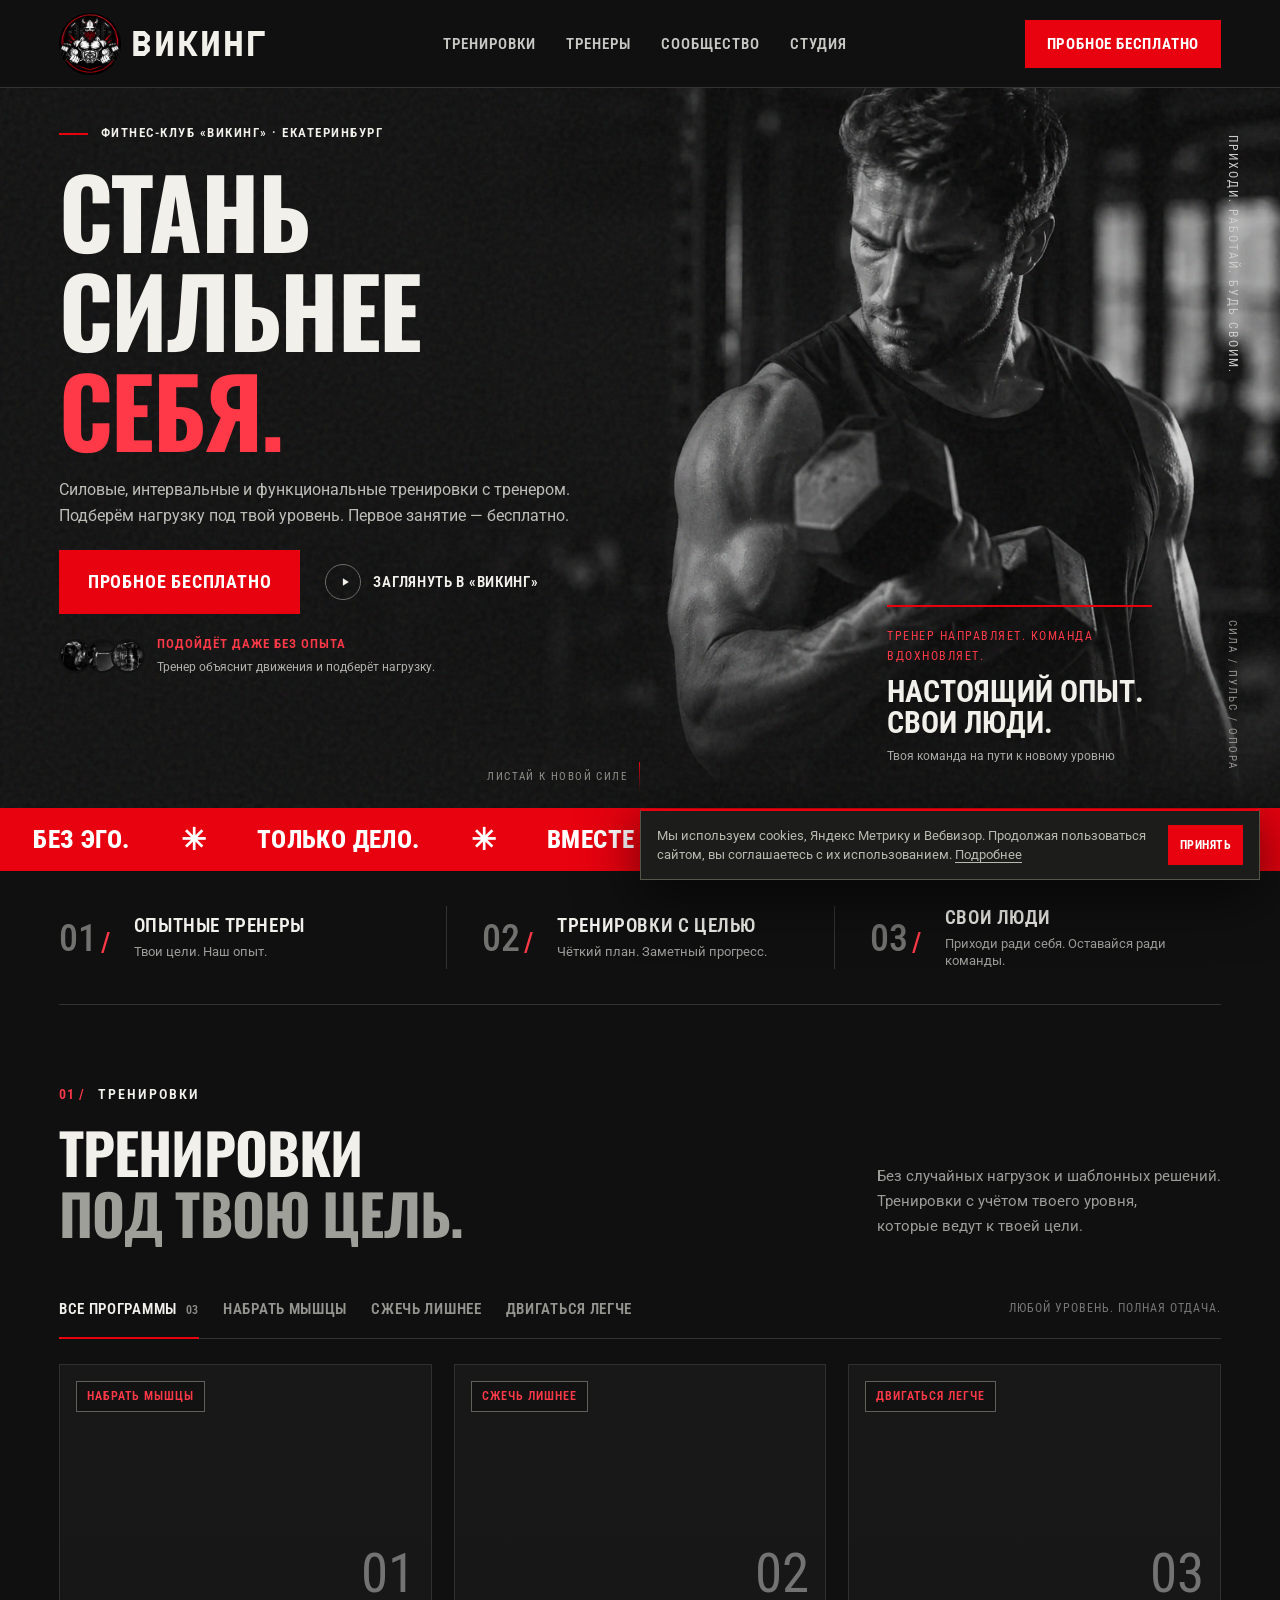
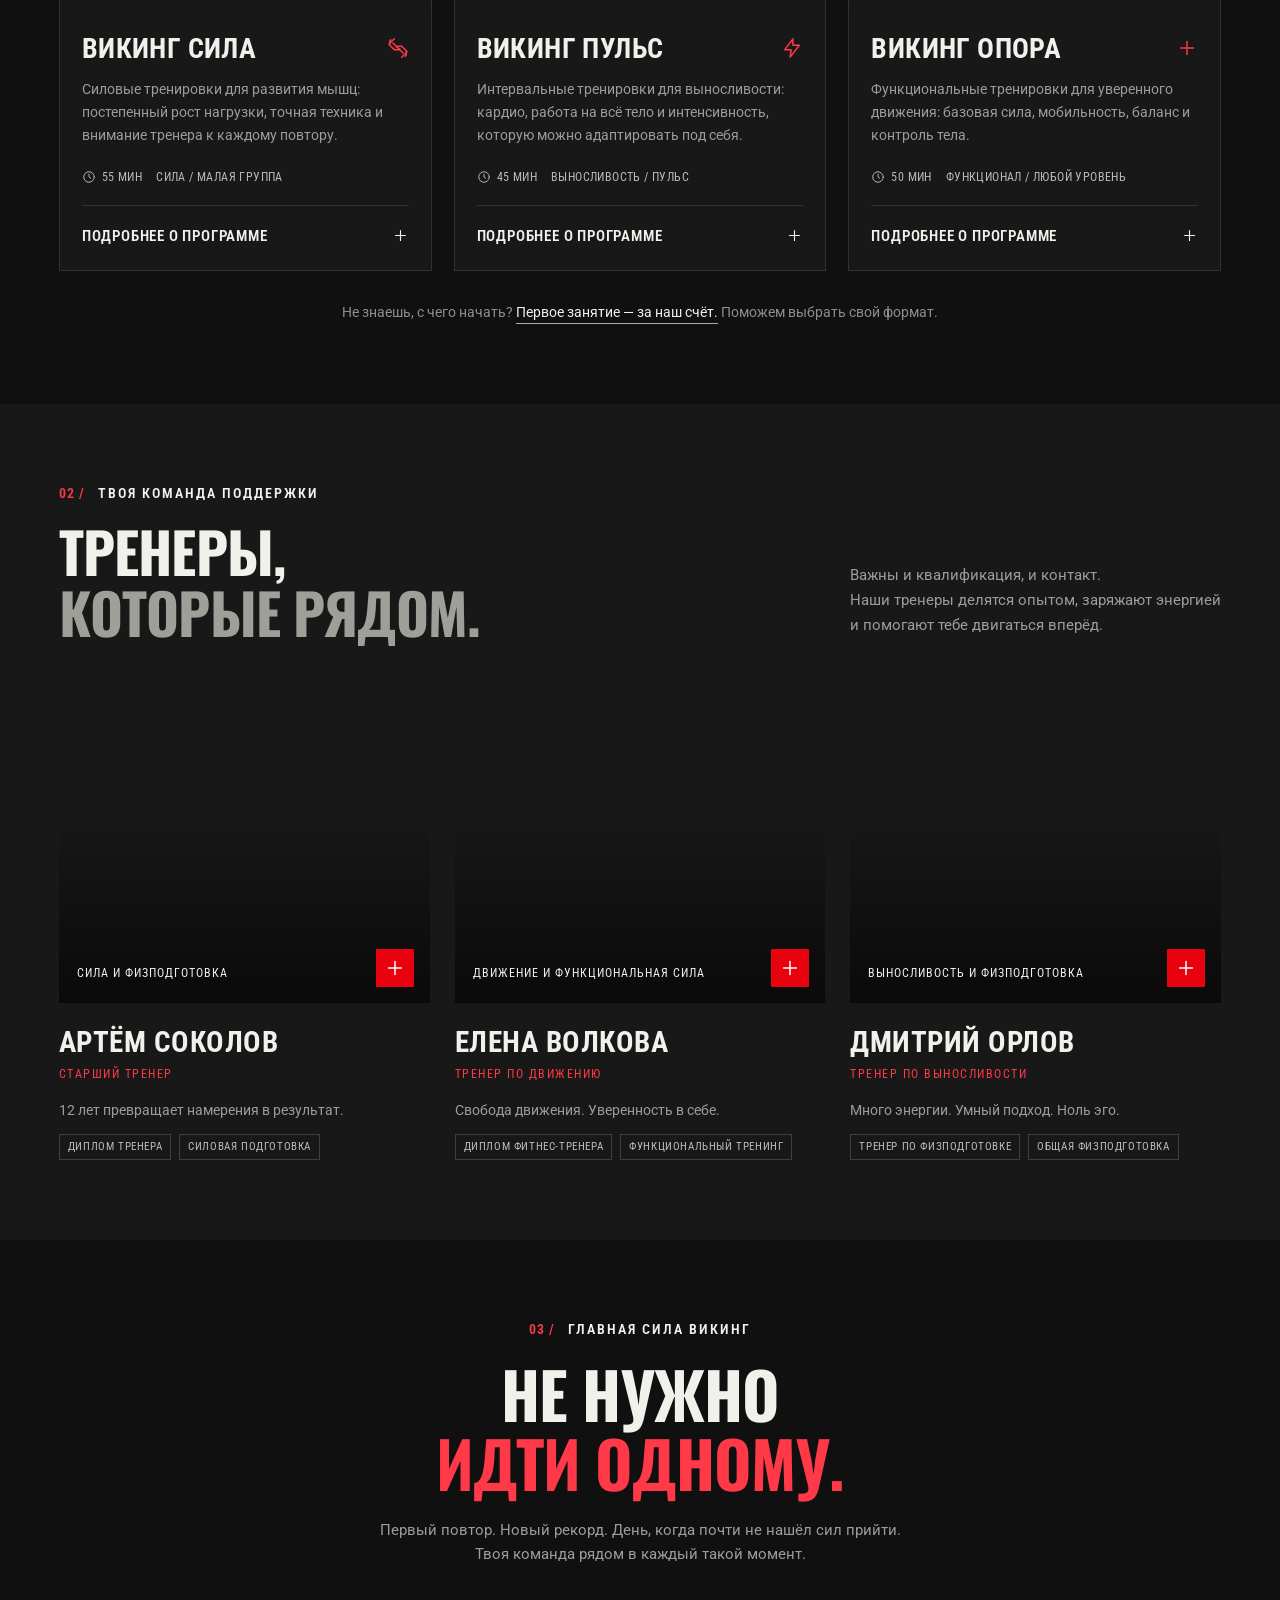
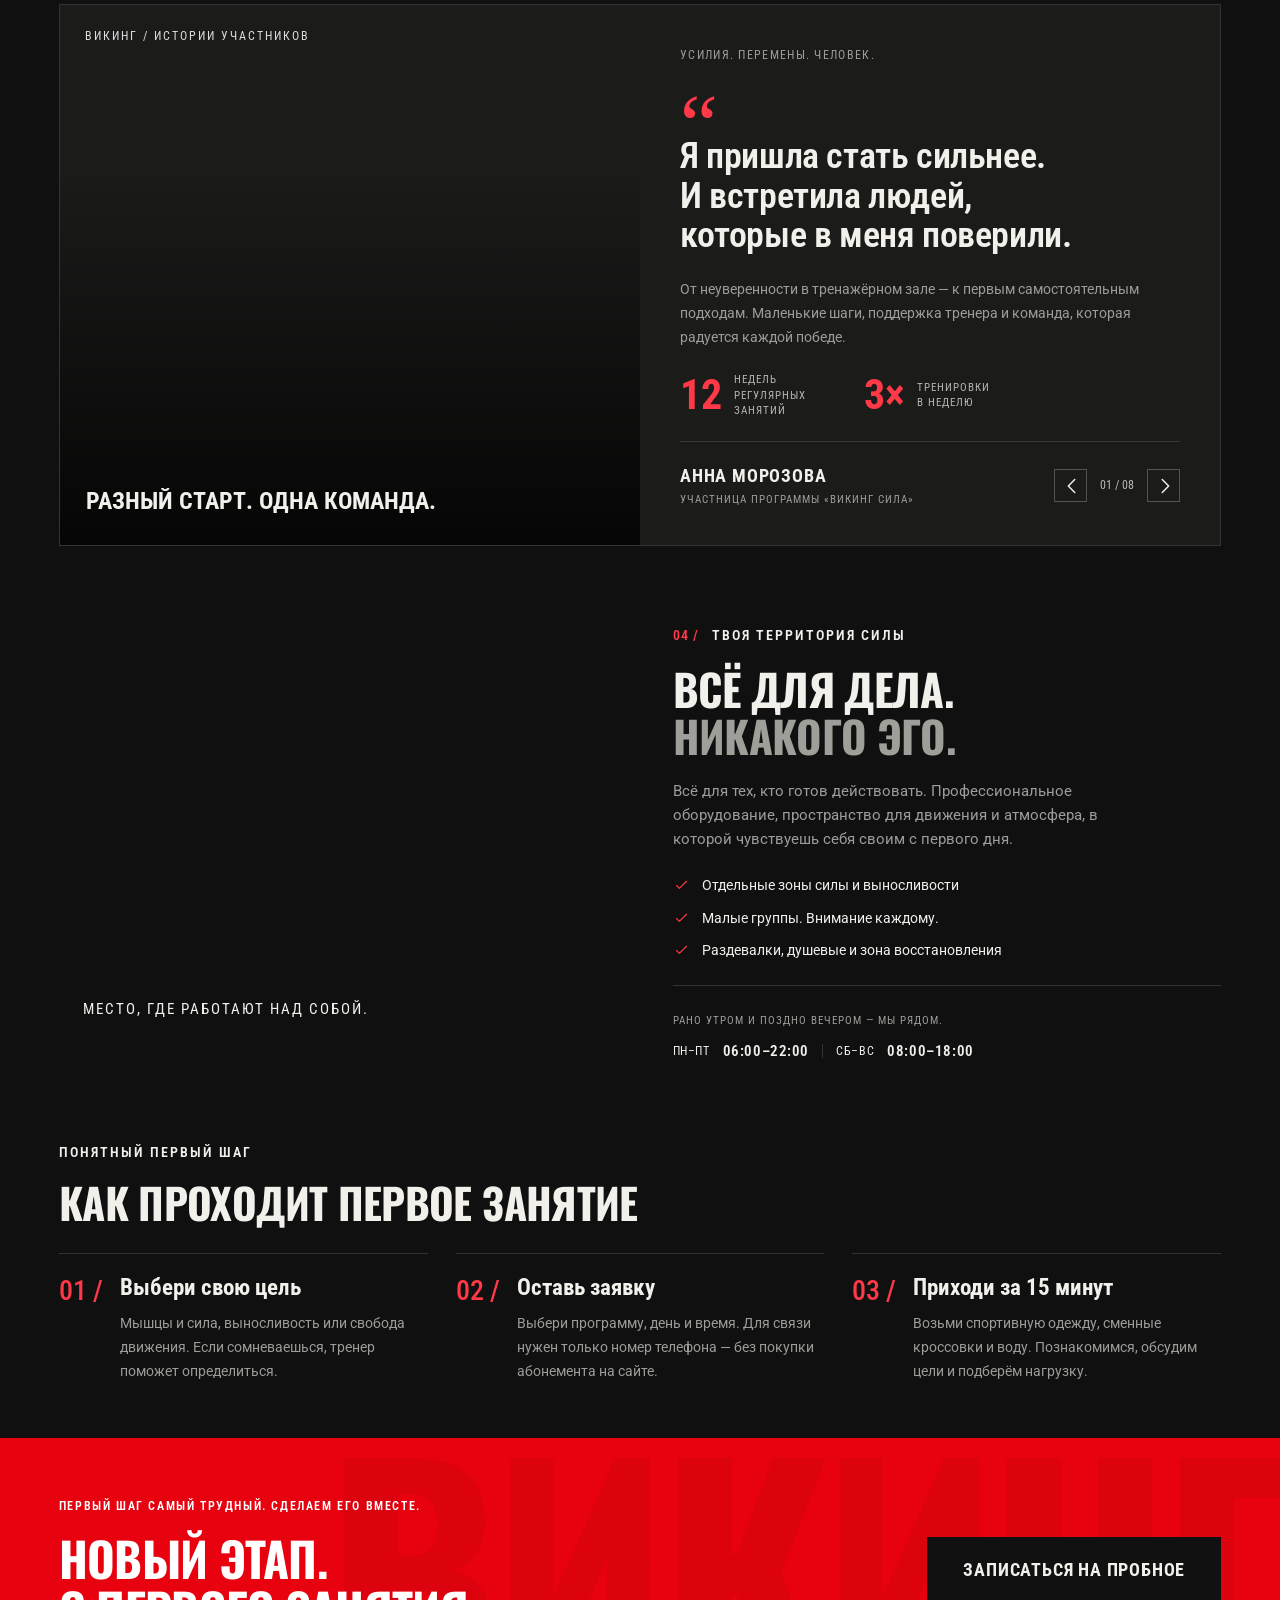
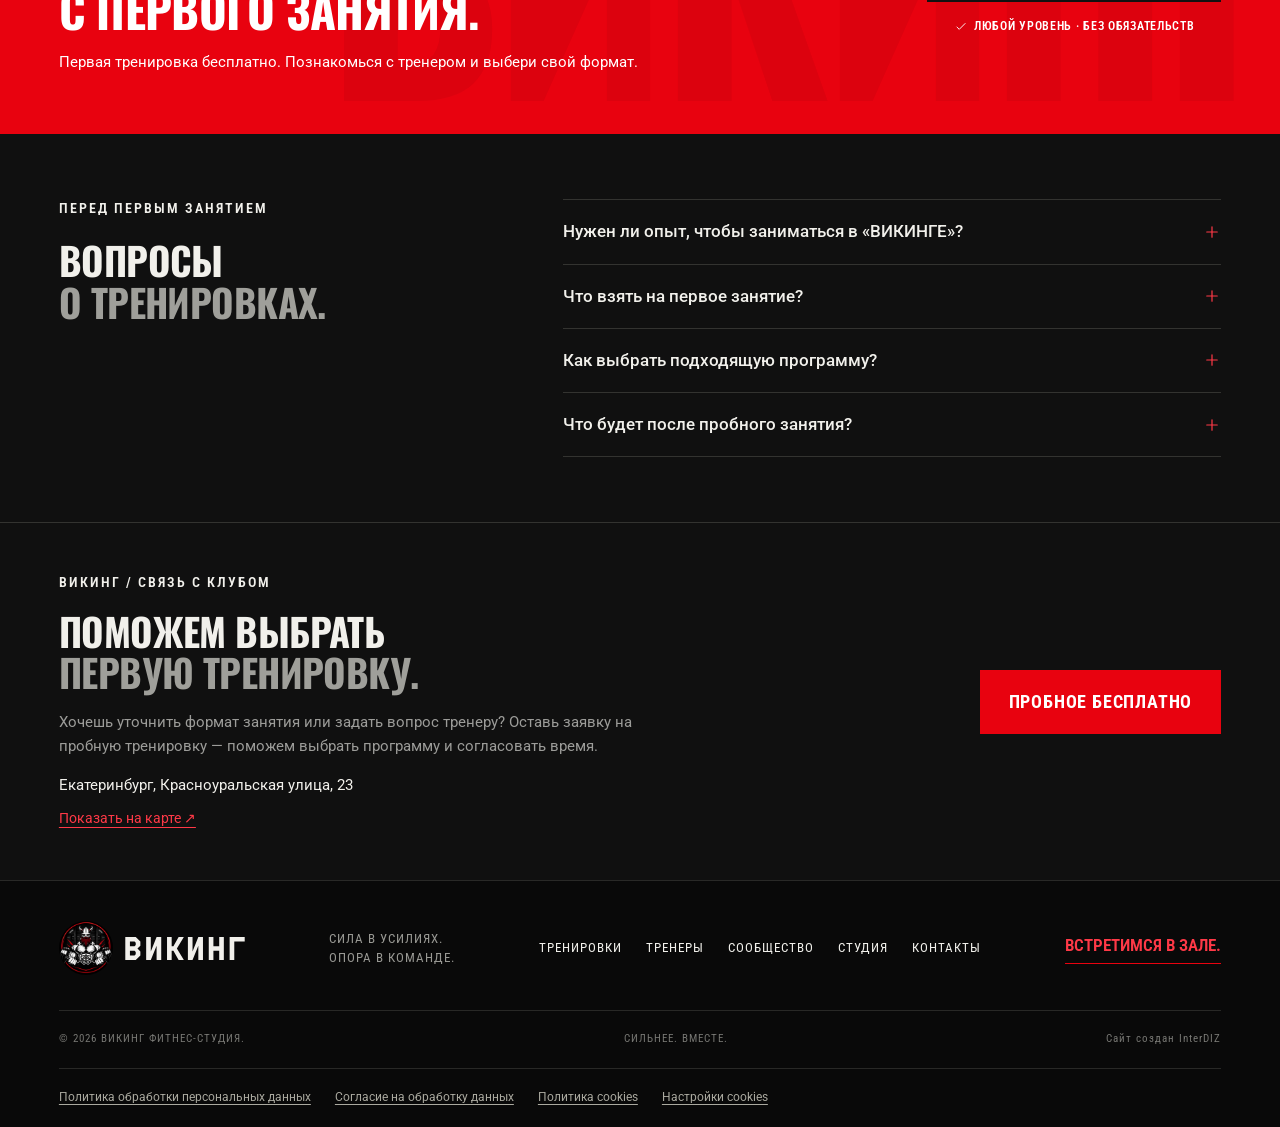
<file: index.html>
<!DOCTYPE html>
<html lang="ru">
<head>
  <meta charset="UTF-8">
  <meta name="referrer" content="no-referrer">
  <meta http-equiv="Content-Security-Policy" content="default-src 'self'; script-src 'self' 'sha256-d4vj1FA6iPKNzu6DIS1+syvZ+QahH0PvOQdlOx/B90I=' https://mc.yandex.ru https://mc.yandex.az https://mc.yandex.by https://mc.yandex.co.il https://mc.yandex.com https://mc.yandex.com.am https://mc.yandex.com.ge https://mc.yandex.com.tr https://mc.yandex.ee https://mc.yandex.fr https://mc.yandex.kg https://mc.yandex.kz https://mc.yandex.lt https://mc.yandex.lv https://mc.yandex.md https://mc.yandex.tj https://mc.yandex.tm https://mc.yandex.uz https://mc.webvisor.com https://mc.webvisor.org https://yastatic.net; style-src 'self'; img-src 'self' data: https://mc.yandex.ru https://mc.yandex.az https://mc.yandex.by https://mc.yandex.co.il https://mc.yandex.com https://mc.yandex.com.am https://mc.yandex.com.ge https://mc.yandex.com.tr https://mc.yandex.ee https://mc.yandex.fr https://mc.yandex.kg https://mc.yandex.kz https://mc.yandex.lt https://mc.yandex.lv https://mc.yandex.md https://mc.yandex.tj https://mc.yandex.tm https://mc.yandex.uz https://mc.webvisor.com https://mc.webvisor.org https://yastatic.net; font-src 'self'; connect-src https://mc.yandex.ru https://mc.yandex.az https://mc.yandex.by https://mc.yandex.co.il https://mc.yandex.com https://mc.yandex.com.am https://mc.yandex.com.ge https://mc.yandex.com.tr https://mc.yandex.ee https://mc.yandex.fr https://mc.yandex.kg https://mc.yandex.kz https://mc.yandex.lt https://mc.yandex.lv https://mc.yandex.md https://mc.yandex.tj https://mc.yandex.tm https://mc.yandex.uz https://mc.webvisor.com https://mc.webvisor.org wss://mc.yandex.ru wss://mc.yandex.az wss://mc.yandex.by wss://mc.yandex.co.il wss://mc.yandex.com wss://mc.yandex.com.am wss://mc.yandex.com.ge wss://mc.yandex.com.tr wss://mc.yandex.ee wss://mc.yandex.fr wss://mc.yandex.kg wss://mc.yandex.kz wss://mc.yandex.lt wss://mc.yandex.lv wss://mc.yandex.md wss://mc.yandex.tj wss://mc.yandex.tm wss://mc.yandex.uz wss://mc.webvisor.com wss://mc.webvisor.org https://yastatic.net; object-src 'none'; base-uri 'self'; form-action 'none'; frame-src blob: https://mc.yandex.ru https://mc.yandex.az https://mc.yandex.by https://mc.yandex.co.il https://mc.yandex.com https://mc.yandex.com.am https://mc.yandex.com.ge https://mc.yandex.com.tr https://mc.yandex.ee https://mc.yandex.fr https://mc.yandex.kg https://mc.yandex.kz https://mc.yandex.lt https://mc.yandex.lv https://mc.yandex.md https://mc.yandex.tj https://mc.yandex.tm https://mc.yandex.uz https://mc.webvisor.com https://mc.webvisor.org; child-src blob: https://mc.yandex.ru https://mc.yandex.az https://mc.yandex.by https://mc.yandex.co.il https://mc.yandex.com https://mc.yandex.com.am https://mc.yandex.com.ge https://mc.yandex.com.tr https://mc.yandex.ee https://mc.yandex.fr https://mc.yandex.kg https://mc.yandex.kz https://mc.yandex.lt https://mc.yandex.lv https://mc.yandex.md https://mc.yandex.tj https://mc.yandex.tm https://mc.yandex.uz https://mc.webvisor.com https://mc.webvisor.org; worker-src blob:">
  <meta name="viewport" content="width=device-width, initial-scale=1.0">
  <meta name="theme-color" content="#101010">
  <meta name="description" content="Фитнес-клуб ВИКИНГ: силовые, интервальные и функциональные тренировки с тренером. Первое занятие бесплатно. Екатеринбург, Красноуральская улица, 23. Выберите программу и запишитесь.">
  <title>ВИКИНГ — фитнес-клуб — Екатеринбург | Пробное бесплатно</title>
  <link rel="icon" type="image/svg+xml" href="assets/viking-favicon.svg">
  <link href="fonts.css?v=local-1" rel="stylesheet">
  <link rel="stylesheet" href="styles.css?v=metrika-4">
  <link rel="stylesheet" href="privacy-ui.css?v=notice-4">
  <link rel="preload" as="image" href="assets/hero.webp" fetchpriority="high">
  <link rel="preload" as="font" type="font/woff2" crossorigin href="assets/fonts/font-03.woff2">
<link rel="stylesheet" href="marketing.css?v=stories-2">
<link rel="stylesheet" href="hero.css?v=compact-1">
<script src="/metrika.js?v=goals-1" async></script>

<!-- seo-metadata:start -->
<meta name="robots" content="index,follow,max-image-preview:large">
<meta property="og:locale" content="ru_RU">
<meta property="og:type" content="website">
<meta property="og:site_name" content="ВИКИНГ">
<meta property="og:title" content="ВИКИНГ — фитнес-клуб — Екатеринбург | Пробное бесплатно">
<meta property="og:description" content="Фитнес-клуб ВИКИНГ: силовые, интервальные и функциональные тренировки с тренером. Первое занятие бесплатно. Екатеринбург, Красноуральская улица, 23. Выберите программу и запишитесь.">
<link rel="canonical" href="https://viking-ekb.ru/">
<meta property="og:url" content="https://viking-ekb.ru/">
<meta property="og:image" content="https://viking-ekb.ru/assets/hero.webp">
<meta name="twitter:card" content="summary_large_image">
<meta name="twitter:title" content="ВИКИНГ — фитнес-клуб — Екатеринбург | Пробное бесплатно">
<meta name="twitter:description" content="Фитнес-клуб ВИКИНГ: силовые, интервальные и функциональные тренировки с тренером. Первое занятие бесплатно. Екатеринбург, Красноуральская улица, 23. Выберите программу и запишитесь.">
<meta name="twitter:image" content="https://viking-ekb.ru/assets/hero.webp">
<meta property="og:image:type" content="image/webp">
<meta property="og:image:width" content="1536">
<meta property="og:image:height" content="1024">
<meta property="og:image:alt" content="ВИКИНГ — тренировки с тренером в Екатеринбурге">
<script type="application/ld+json" id="seo-schema">{"@context":"https://schema.org","@graph":[{"@type":"ExerciseGym","name":"ВИКИНГ","logo":"https://viking-ekb.ru/assets/viking-emblem.webp","image":"https://viking-ekb.ru/assets/hero.webp","url":"https://viking-ekb.ru/","address":{"@type":"PostalAddress","addressLocality":"Екатеринбург","streetAddress":"Красноуральская улица, 23","addressCountry":"RU"},"@id":"https://viking-ekb.ru/#gym","description":"Фитнес-клуб ВИКИНГ: силовые, интервальные и функциональные тренировки с тренером. Первое занятие бесплатно. Екатеринбург, Красноуральская улица, 23. Выберите программу и запишитесь."},{"@type":"ItemList","name":"Программы тренировок ВИКИНГ","itemListElement":[{"@type":"ListItem","position":1,"name":"ВИКИНГ Сила","url":"https://viking-ekb.ru/trenirovki/sila/"},{"@type":"ListItem","position":2,"name":"ВИКИНГ Пульс","url":"https://viking-ekb.ru/trenirovki/puls/"},{"@type":"ListItem","position":3,"name":"ВИКИНГ Опора","url":"https://viking-ekb.ru/trenirovki/opora/"}]},{"@type":"WebSite","@id":"https://viking-ekb.ru/#website","url":"https://viking-ekb.ru/","name":"ВИКИНГ","inLanguage":"ru-RU","publisher":{"@id":"https://viking-ekb.ru/#gym"}},{"@type":"WebPage","@id":"https://viking-ekb.ru/#webpage","url":"https://viking-ekb.ru/","name":"ВИКИНГ — фитнес-клуб — Екатеринбург | Пробное бесплатно","description":"Фитнес-клуб ВИКИНГ: силовые, интервальные и функциональные тренировки с тренером. Первое занятие бесплатно. Екатеринбург, Красноуральская улица, 23. Выберите программу и запишитесь.","inLanguage":"ru-RU","isPartOf":{"@id":"https://viking-ekb.ru/#website"},"about":{"@id":"https://viking-ekb.ru/#gym"}}]}</script>
<!-- seo-metadata:end -->
</head>
<body>
  <a class="skip-link" href="#main">Перейти к содержимому</a>
  <svg class="icon-library" xmlns="http://www.w3.org/2000/svg" aria-hidden="true"><symbol id="i-dumbbell" viewBox="0 0 24 24"><path d="m6.5 6.5 11 11M4 3l-1 1v5l5 5h5l1-1M20 21l1-1v-5l-5-5h-5l-1 1M2 8l6-6M16 22l6-6"/></symbol><symbol id="i-check" viewBox="0 0 24 24"><path d="m5 12 4 4L19 6"/></symbol><symbol id="i-plus" viewBox="0 0 24 24"><path d="M12 5v14M5 12h14"/></symbol><symbol id="i-play" viewBox="0 0 24 24"><path d="m9 5 11 7-11 7z"/></symbol><symbol id="i-clock" viewBox="0 0 24 24"><circle cx="12" cy="12" r="9"/><path d="M12 7v5l3 2"/></symbol><symbol id="i-chevron" viewBox="0 0 24 24"><path d="m9 5 7 7-7 7"/></symbol><symbol id="i-close" viewBox="0 0 24 24"><path d="m6 6 12 12M18 6 6 18"/></symbol><symbol id="i-location" viewBox="0 0 24 24"><path d="M20 10c0 6-8 12-8 12S4 16 4 10a8 8 0 1 1 16 0Z"/><circle cx="12" cy="10" r="2.5"/></symbol><symbol id="i-bolt" viewBox="0 0 24 24"><path d="m13 2-9 12h7l-1 8 10-13h-7z"/></symbol></svg>
  <header class="header">
    <a href="#" class="brand" aria-label="ВИКИНГ — главная"><img class="brand-emblem" src="assets/viking-emblem.webp" alt="" width="1254" height="1254" decoding="async"><img class="brand-logo" src="assets/viking-wordmark.svg" alt="ВИКИНГ — фитнес-клуб" width="206" height="40" decoding="async"></a>
    <nav class="desktop-nav" aria-label="Основная навигация"><a href="#programs">ТРЕНИРОВКИ</a><a href="#coaches">ТРЕНЕРЫ</a><a href="#community">СООБЩЕСТВО</a><a href="#studio">СТУДИЯ</a></nav>
    <button class="button button-small book-trigger">ПРОБНОЕ БЕСПЛАТНО</button>
    <button class="menu-toggle" aria-label="Открыть меню" aria-expanded="false" aria-controls="mobile-nav"><span></span><span></span></button>
  </header>
  <nav id="mobile-nav" class="mobile-nav" aria-label="Мобильная навигация" hidden><a href="#programs">Тренировки</a><a href="#coaches">Тренеры</a><a href="#community">Сообщество</a><a href="#studio">Студия</a><button class="button book-trigger">ПРОБНОЕ БЕСПЛАТНО</button></nav>
  <main id="main">
    <section class="hero" aria-labelledby="hero-title">
      <img class="hero-image" src="assets/hero.webp" alt="Атлет выполняет сгибание рук с гантелью в тёмной силовой студии" fetchpriority="high" width="1536" height="1024" decoding="async">
      <div class="hero-shade"></div>
      <div class="hero-content">
        <h1 id="hero-title"><span class="hero-heading-kicker">Фитнес-клуб «ВИКИНГ» · Екатеринбург</span>СТАНЬ<br>СИЛЬНЕЕ<br><span>СЕБЯ.</span></h1>
        <p>Силовые, интервальные и функциональные тренировки с тренером.<br class="desktop-break"> Подберём нагрузку под твой уровень. Первое занятие — бесплатно.</p>
        <div class="hero-actions"><button class="button book-trigger">ПРОБНОЕ БЕСПЛАТНО</button><button class="film-button" id="open-film"><span class="play-circle"><svg class="icon"><use href="#i-play"/></svg></span>ЗАГЛЯНУТЬ В «ВИКИНГ»</button></div>
        <div class="hero-community"><div class="avatar-stack"><img src="assets/photos/photo-1550345332-09e3ac987658-thumb.webp" alt="" width="64" height="96" decoding="async"><img src="assets/photos/photo-1606335543042-57c525922933-thumb.webp" alt="" width="96" height="64" decoding="async"><img src="assets/photos/photo-1604233098531-90b71b1b17a6-thumb.webp" alt="" width="96" height="64" decoding="async"></div><div><div class="hero-trust-title">ПОДОЙДЁТ ДАЖЕ БЕЗ ОПЫТА</div><span>Тренер объяснит движения и подберёт нагрузку.</span></div></div>
      </div>
      <div class="hero-side"><span class="vertical-text">ПРИХОДИ. РАБОТАЙ. БУДЬ СВОИМ.</span><span class="hero-index">СИЛА / ПУЛЬС / ОПОРА</span></div>
      <div class="hero-coach"><div class="coach-status">ТРЕНЕР НАПРАВЛЯЕТ. КОМАНДА ВДОХНОВЛЯЕТ.</div><a href="#coaches">НАСТОЯЩИЙ ОПЫТ.<br>СВОИ ЛЮДИ.</a><span>Твоя команда на пути к новому уровню</span></div>
      <div class="hero-scroll"><span>ЛИСТАЙ К НОВОЙ СИЛЕ</span><span class="scroll-line"></span></div>
    </section>
    <div class="manifesto-strip" aria-label="Наша философия"><span>БЕЗ ЭГО.</span><span class="strip-star">✳</span><span>ТОЛЬКО ДЕЛО.</span><span class="strip-star">✳</span><span>ВМЕСТЕ СИЛЬНЕЕ.</span><span class="strip-star">✳</span><span>КАЖДЫЙ ПОВТОР ВАЖЕН.</span><span class="strip-star">✳</span></div>
    <section class="proof-bar" aria-label="Главное о студии"><div><strong>01<span>/</span></strong><p>ОПЫТНЫЕ ТРЕНЕРЫ<span>Твои цели. Наш опыт.</span></p></div><div><strong>02<span>/</span></strong><p>ТРЕНИРОВКИ С ЦЕЛЬЮ<span>Чёткий план. Заметный прогресс.</span></p></div><div><strong>03<span>/</span></strong><p>СВОИ ЛЮДИ<span>Приходи ради себя. Оставайся ради команды.</span></p></div></section>
    <section id="programs" class="section programs">
      <div class="section-heading"><div><div class="eyebrow"><span class="section-number">01 /</span> ТРЕНИРОВКИ</div><h2>ТРЕНИРОВКИ<br><span class="silver">ПОД ТВОЮ ЦЕЛЬ.</span></h2></div><p>Без случайных нагрузок и шаблонных решений.<br>Тренировки с учётом твоего уровня,<br>которые ведут к твоей цели.</p></div>
      <div class="program-toolbar"><div class="filters" role="group" aria-label="Выбрать тренировки по цели"><button class="filter active" data-filter="all" aria-pressed="true">ВСЕ ПРОГРАММЫ <span>03</span></button><button class="filter" data-filter="strength" aria-pressed="false">НАБРАТЬ МЫШЦЫ</button><button class="filter" data-filter="conditioning" aria-pressed="false">СЖЕЧЬ ЛИШНЕЕ</button><button class="filter" data-filter="fitness" aria-pressed="false">ДВИГАТЬСЯ ЛЕГЧЕ</button></div><span class="toolbar-label">ЛЮБОЙ УРОВЕНЬ. ПОЛНАЯ ОТДАЧА.</span></div>
      <div class="program-grid" id="program-grid">
        <article class="program-card" data-goal="strength"><div class="program-photo"><img src="assets/photos/photo-1604233098531-90b71b1b17a6.webp" alt="Атлет тренируется со штангой в силовой раме" loading="lazy" width="1200" height="800" decoding="async"><span class="tag">НАБРАТЬ МЫШЦЫ</span><span class="photo-number">01</span></div><div class="program-copy"><div class="program-title"><h3>ВИКИНГ СИЛА</h3><svg class="icon"><use href="#i-dumbbell"/></svg></div><p>Силовые тренировки для развития мышц: постепенный рост нагрузки, точная техника и внимание тренера к каждому повтору.</p><div class="program-meta"><span><svg class="icon"><use href="#i-clock"/></svg>55 МИН</span><span>СИЛА / МАЛАЯ ГРУППА</span></div><a class="text-button program-detail" data-program="strength" href="trenirovki/sila/">ПОДРОБНЕЕ О ПРОГРАММЕ <svg class="icon"><use href="#i-plus"/></svg></a></div></article>
        <article class="program-card" data-goal="conditioning"><div class="program-photo"><img src="assets/photos/photo-1636581563867-1ecab574858f.webp" alt="Боксёр тренируется с тяжёлой грушей" loading="lazy" width="1200" height="800" decoding="async"><span class="tag">СЖЕЧЬ ЛИШНЕЕ</span><span class="photo-number">02</span></div><div class="program-copy"><div class="program-title"><h3>ВИКИНГ ПУЛЬС</h3><svg class="icon"><use href="#i-bolt"/></svg></div><p>Интервальные тренировки для выносливости: кардио, работа на всё тело и интенсивность, которую можно адаптировать под себя.</p><div class="program-meta"><span><svg class="icon"><use href="#i-clock"/></svg>45 МИН</span><span>ВЫНОСЛИВОСТЬ / ПУЛЬС</span></div><a class="text-button program-detail" data-program="conditioning" href="trenirovki/puls/">ПОДРОБНЕЕ О ПРОГРАММЕ <svg class="icon"><use href="#i-plus"/></svg></a></div></article>
        <article class="program-card" data-goal="fitness"><div class="program-photo"><img src="assets/photos/photo-1550345332-09e3ac987658.webp" alt="Девушка выполняет силовое упражнение со штангой" loading="lazy" width="1200" height="1800" decoding="async"><span class="tag">ДВИГАТЬСЯ ЛЕГЧЕ</span><span class="photo-number">03</span></div><div class="program-copy"><div class="program-title"><h3>ВИКИНГ ОПОРА</h3><svg class="icon"><use href="#i-plus"/></svg></div><p>Функциональные тренировки для уверенного движения: базовая сила, мобильность, баланс и контроль тела.</p><div class="program-meta"><span><svg class="icon"><use href="#i-clock"/></svg>50 МИН</span><span>ФУНКЦИОНАЛ / ЛЮБОЙ УРОВЕНЬ</span></div><a class="text-button program-detail" data-program="fitness" href="trenirovki/opora/">ПОДРОБНЕЕ О ПРОГРАММЕ <svg class="icon"><use href="#i-plus"/></svg></a></div></article>
      </div>
      <p class="program-help">Не знаешь, с чего начать? <button class="inline-button book-trigger">Первое занятие — за наш счёт.</button> Поможем выбрать свой формат.</p>
    </section>
    <section id="coaches" class="section coaches">
      <div class="section-heading"><div><div class="eyebrow"><span class="section-number">02 /</span> ТВОЯ КОМАНДА ПОДДЕРЖКИ</div><h2>ТРЕНЕРЫ,<br><span class="silver">КОТОРЫЕ РЯДОМ.</span></h2></div><p>Важны и квалификация, и контакт.<br>Наши тренеры делятся опытом, заряжают энергией<br>и помогают тебе двигаться вперёд.</p></div>
      <div class="coach-grid">
        <article class="coach-card"><div class="coach-photo"><img src="assets/photos/photo-1606335543042-57c525922933.webp" alt="Артём, тренер по силовой подготовке, на тренировке в студии" loading="lazy" width="1200" height="796" decoding="async"><span class="coach-label">СИЛА И ФИЗПОДГОТОВКА</span><button class="coach-more" data-coach="marcus" aria-label="Открыть профиль Артёма Соколова"><svg class="icon"><use href="#i-plus"/></svg></button></div><div class="coach-info"><h3>АРТЁМ СОКОЛОВ</h3><span>СТАРШИЙ ТРЕНЕР</span><p>12 лет превращает намерения в результат.</p><div class="credentials"><span>ДИПЛОМ ТРЕНЕРА</span><span>СИЛОВАЯ ПОДГОТОВКА</span></div></div></article>
        <article class="coach-card"><div class="coach-photo"><img src="assets/photos/photo-1550345332-09e3ac987658.webp" alt="Елена, тренер по движению и силе, выполняет приседание со штангой" loading="lazy" width="1200" height="1800" decoding="async"><span class="coach-label">ДВИЖЕНИЕ И ФУНКЦИОНАЛЬНАЯ СИЛА</span><button class="coach-more" data-coach="elena" aria-label="Открыть профиль Елены Волковой"><svg class="icon"><use href="#i-plus"/></svg></button></div><div class="coach-info"><h3>ЕЛЕНА ВОЛКОВА</h3><span>ТРЕНЕР ПО ДВИЖЕНИЮ</span><p>Свобода движения. Уверенность в себе.</p><div class="credentials"><span>ДИПЛОМ ФИТНЕС-ТРЕНЕРА</span><span>ФУНКЦИОНАЛЬНЫЙ ТРЕНИНГ</span></div></div></article>
        <article class="coach-card"><div class="coach-photo"><img src="assets/photos/photo-1636581563867-1ecab574858f.webp" alt="Дмитрий, тренер по выносливости, работает с боксёрской грушей" loading="lazy" width="1200" height="800" decoding="async"><span class="coach-label">ВЫНОСЛИВОСТЬ И ФИЗПОДГОТОВКА</span><button class="coach-more" data-coach="jordan" aria-label="Открыть профиль Дмитрия Орлова"><svg class="icon"><use href="#i-plus"/></svg></button></div><div class="coach-info"><h3>ДМИТРИЙ ОРЛОВ</h3><span>ТРЕНЕР ПО ВЫНОСЛИВОСТИ</span><p>Много энергии. Умный подход. Ноль эго.</p><div class="credentials"><span>ТРЕНЕР ПО ФИЗПОДГОТОВКЕ</span><span>ОБЩАЯ ФИЗПОДГОТОВКА</span></div></div></article>
      </div>
    </section>
    <section id="community" class="section community">
      <div class="community-heading"><div class="eyebrow"><span class="section-number">03 /</span> ГЛАВНАЯ СИЛА ВИКИНГ</div><h2>НЕ НУЖНО<br><span>ИДТИ ОДНОМУ.</span></h2><p>Первый повтор. Новый рекорд. День, когда почти не нашёл сил прийти.<br>Твоя команда рядом в каждый такой момент.</p></div>
      <div class="story-layout"><div class="story-image"><img id="story-image" src="assets/photos/photo-1550345332-09e3ac987658.webp" alt="Участница силовой тренировки со штангой" loading="lazy" width="1200" height="1800" decoding="async"><span class="story-image-label">РАЗНЫЙ СТАРТ. ОДНА КОМАНДА.</span><span class="image-corner">ВИКИНГ / ИСТОРИИ УЧАСТНИКОВ</span></div><article class="story-content" aria-live="polite"><span class="story-kicker">УСИЛИЯ. ПЕРЕМЕНЫ. ЧЕЛОВЕК.</span><div class="quote-mark">“</div><blockquote id="story-quote">Я пришла стать сильнее. <br>И встретила людей, <br>которые в меня поверили.</blockquote><p id="story-description">От неуверенности в тренажёрном зале — к первым самостоятельным подходам. Маленькие шаги, поддержка тренера и команда, которая радуется каждой победе.</p><div class="story-results" id="story-results"><div><strong>12</strong><span>НЕДЕЛЬ РЕГУЛЯРНЫХ ЗАНЯТИЙ</span></div><div><strong>3×</strong><span>ТРЕНИРОВКИ В НЕДЕЛЮ</span></div></div><p id="story-status" class="story-status" role="status" hidden></p><div class="story-footer"><div><strong id="story-name">АННА МОРОЗОВА</strong><span id="story-program">УЧАСТНИЦА ПРОГРАММЫ «ВИКИНГ СИЛА»</span></div><div class="story-controls"><button id="story-prev" aria-label="Предыдущая история участника"><svg class="icon"><use href="#i-chevron"/></svg></button><span id="story-index">01 / 08</span><button id="story-next" aria-label="Следующая история участника"><svg class="icon"><use href="#i-chevron"/></svg></button></div></div></article></div>
    </section>
    <section id="studio" class="studio section"><div class="studio-image"><img src="assets/photos/photo-1590487988256-9ed24133863e.webp" alt="Студия с профессиональным силовым оборудованием и естественным светом" loading="lazy" width="1200" height="1626" decoding="async"><div class="studio-photo-note">МЕСТО, ГДЕ РАБОТАЮТ НАД СОБОЙ.</div></div><div class="studio-copy"><div class="eyebrow"><span class="section-number">04 /</span> ТВОЯ ТЕРРИТОРИЯ СИЛЫ</div><h2>ВСЁ ДЛЯ ДЕЛА.<br><span class="silver">НИКАКОГО ЭГО.</span></h2><p>Всё для тех, кто готов действовать. Профессиональное оборудование, пространство для движения и атмосфера, в которой чувствуешь себя своим с первого дня.</p><ul class="studio-features"><li><svg class="icon"><use href="#i-check"/></svg>Отдельные зоны силы и выносливости</li><li><svg class="icon"><use href="#i-check"/></svg>Малые группы. Внимание каждому.</li><li><svg class="icon"><use href="#i-check"/></svg>Раздевалки, душевые и зона восстановления</li></ul><div class="studio-hours"><span>РАНО УТРОМ И ПОЗДНО ВЕЧЕРОМ — МЫ РЯДОМ.</span><p>ПН–ПТ <strong>06:00–22:00</strong><i></i>СБ–ВС <strong>08:00–18:00</strong></p></div></div></section>
    <section class="section first-visit" id="first-visit" aria-labelledby="first-visit-title"><div class="eyebrow">ПОНЯТНЫЙ ПЕРВЫЙ ШАГ</div><h2 id="first-visit-title">КАК ПРОХОДИТ ПЕРВОЕ ЗАНЯТИЕ</h2><ol class="visit-steps"><li><span>01 /</span><div><h3>Выбери свою цель</h3><p>Мышцы и сила, выносливость или свобода движения. Если сомневаешься, тренер поможет определиться.</p></div></li><li><span>02 /</span><div><h3>Оставь заявку</h3><p>Выбери программу, день и время. Для связи нужен только номер телефона — без покупки абонемента на сайте.</p></div></li><li><span>03 /</span><div><h3>Приходи за 15 минут</h3><p>Возьми спортивную одежду, сменные кроссовки и воду. Познакомимся, обсудим цели и подберём нагрузку.</p></div></li></ol></section>
    <section id="trial" class="trial-section"><div class="trial-watermark" aria-hidden="true">ВИКИНГ</div><div><div class="eyebrow">ПЕРВЫЙ ШАГ САМЫЙ ТРУДНЫЙ. СДЕЛАЕМ ЕГО ВМЕСТЕ.</div><h2>НОВЫЙ ЭТАП.<br>С ПЕРВОГО ЗАНЯТИЯ.</h2><p>Первая тренировка бесплатно. Познакомься с тренером и выбери свой формат.</p></div><div class="trial-action"><button class="button button-dark book-trigger">ЗАПИСАТЬСЯ НА ПРОБНОЕ</button><span><svg class="icon"><use href="#i-check"/></svg>ЛЮБОЙ УРОВЕНЬ · БЕЗ ОБЯЗАТЕЛЬСТВ</span></div></section>
    <section class="section faq"><div><div class="eyebrow">ПЕРЕД ПЕРВЫМ ЗАНЯТИЕМ</div><h2>ВОПРОСЫ<br><span class="silver">О ТРЕНИРОВКАХ.</span></h2></div><div class="faq-list"><details><summary>Нужен ли опыт, чтобы заниматься в «ВИКИНГЕ»?<svg class="icon"><use href="#i-plus"/></svg></summary><p>Нет. Каждое занятие можно адаптировать к твоему уровню. Тренер объяснит движения, поможет подобрать начальные веса и позаботится о том, чтобы тебе было комфортно.</p></details><details><summary>Что взять на первое занятие?<svg class="icon"><use href="#i-plus"/></svg></summary><p>Удобную спортивную одежду, сменные кроссовки и бутылку воды. Приходи за 15 минут до начала: покажем студию и обсудим твои цели.</p></details><details><summary>Как выбрать подходящую программу?<svg class="icon"><use href="#i-plus"/></svg></summary><p>Начни с программы «Опора», если только знакомишься с системными тренировками. «Сила» — для работы с весами, «Пульс» — для энергичной тренировки выносливости. Тренер поможет определиться на первом занятии.</p></details><details><summary>Что будет после пробного занятия?<svg class="icon"><use href="#i-plus"/></svg></summary><p>Обсудим, что тебе понравилось, какие у тебя цели и какой график подходит твоему ритму жизни. Когда будешь готов, команда студии расскажет об абонементах.</p></details></div></section>
<section class="section contact-section" id="contacts"><div><div class="eyebrow">ВИКИНГ / СВЯЗЬ С КЛУБОМ</div><h2>ПОМОЖЕМ ВЫБРАТЬ<br><span class="silver">ПЕРВУЮ ТРЕНИРОВКУ.</span></h2><p>Хочешь уточнить формат занятия или задать вопрос тренеру? Оставь заявку на пробную тренировку — поможем выбрать программу и согласовать время.</p><p id="club-location" class="contact-location">Екатеринбург, Красноуральская улица, 23</p><a class="club-map-link" href="https://yandex.ru/maps/?text=%D0%95%D0%BA%D0%B0%D1%82%D0%B5%D1%80%D0%B8%D0%BD%D0%B1%D1%83%D1%80%D0%B3%2C%20%D0%9A%D1%80%D0%B0%D1%81%D0%BD%D0%BE%D1%83%D1%80%D0%B0%D0%BB%D1%8C%D1%81%D0%BA%D0%B0%D1%8F%20%D1%83%D0%BB%D0%B8%D1%86%D0%B0%2C%2023" target="_blank" rel="noopener noreferrer">Показать на карте ↗</a><p id="club-telephone" class="contact-telephone" hidden></p></div><div class="contact-actions"><button class="button book-trigger">ПРОБНОЕ БЕСПЛАТНО</button></div></section>
  </main>
  <footer class="footer"><div class="footer-top"><a href="#" class="brand"><img class="brand-emblem" src="assets/viking-emblem.webp" alt="" width="1254" height="1254" decoding="async"><img class="brand-logo" src="assets/viking-wordmark.svg" alt="ВИКИНГ — фитнес-клуб" width="206" height="40" decoding="async"></a><p>СИЛА В УСИЛИЯХ.<br>ОПОРА В КОМАНДЕ.</p><nav aria-label="Навигация в подвале"><a href="#programs">ТРЕНИРОВКИ</a><a href="#coaches">ТРЕНЕРЫ</a><a href="#community">СООБЩЕСТВО</a><a href="#studio">СТУДИЯ</a><a href="#contacts">КОНТАКТЫ</a></nav><button class="footer-cta book-trigger">ВСТРЕТИМСЯ В ЗАЛЕ.</button></div><div class="footer-bottom"><span>© <span id="year">2026</span> ВИКИНГ ФИТНЕС-СТУДИЯ.</span><span>СИЛЬНЕЕ. ВМЕСТЕ.</span><a href="https://interdiz.ru" target="_blank" rel="noopener noreferrer">Сайт создан InterDIZ</a></div><nav class="footer-legal" aria-label="Правовая информация"><a href="privacy.html">Политика обработки персональных данных</a><a href="consent.html">Согласие на обработку данных</a><a href="cookies.html">Политика cookies</a><button type="button" id="cookie-settings">Настройки cookies</button></nav></footer>
  <dialog id="booking-dialog" class="booking-dialog ym-hide-content" aria-labelledby="booking-title">
    <button class="dialog-close" aria-label="Закрыть бронирование"><svg class="icon"><use href="#i-close"/></svg></button>
    <div id="booking-main">
      <div class="eyebrow">ТВОЯ ПЕРВАЯ ТРЕНИРОВКА В «ВИКИНГЕ»</div>
      <h2 id="booking-title">ЗАБРОНИРУЙ<br>СВОЙ СТАРТ.</h2>
      <p class="dialog-intro">Первое занятие бесплатно. Выбери программу и время — мы свяжемся, чтобы согласовать запись. Покупать абонемент заранее не нужно.</p>
      <form id="trial-form" class="ym-disable-submit ym-hide-content" method="dialog">
        <label>ТВОЯ ЦЕЛЬ<select id="trial-program" required><option value="strength">Набрать мышцы — ВИКИНГ Сила</option><option value="conditioning">Сжечь лишнее — ВИКИНГ Пульс</option><option value="fitness">Двигаться легче — ВИКИНГ Опора</option></select></label>
        <div class="form-row"><label>ТВОЙ ДЕНЬ<input type="date" id="trial-date" required></label><label>ТВОЁ ВРЕМЯ<select id="trial-time" required><option value="07:00">07:00 — Ранний старт</option><option value="12:00">12:00 — Дневная перезагрузка</option><option value="18:30">18:30 — После работы</option></select></label></div>
        <label for="trial-phone">НОМЕР ТЕЛЕФОНА</label>
        <input type="tel" id="trial-phone" class="ym-disable-keys ym-hide-content" inputmode="tel" autocomplete="tel" placeholder="+7 (___) ___-__-__" maxlength="18" required aria-describedby="phone-help phone-error">
        <span id="phone-help" class="field-help">Российский номер: +7 или 8 и ещё 10 цифр.</span>
        <span id="phone-error" class="field-error" aria-live="polite"></span>
        <div class="trial-summary"><svg class="icon"><use href="#i-clock"/></svg><span id="trial-summary-text">55 минут с тренером · Приходи за 15 минут до начала</span></div>
        <fieldset class="consent-fieldset"><legend>Согласие на обработку персональных данных</legend>
          <label class="consent-row"><input type="checkbox" id="personal-consent" required autocomplete="off"><span>Я даю <a href="consent.html" target="_blank" rel="noopener noreferrer">согласие на обработку персональных данных</a> для связи со мной и рассмотрения заявки на тренировку.</span></label>
          <p class="consent-help">Обработка данных описана в <a href="privacy.html" target="_blank" rel="noopener noreferrer">политике</a>. Согласие не распространяется на рекламные рассылки.</p>
        </fieldset>
        <button class="button form-submit" type="submit" id="booking-submit" disabled>ЗАБРОНИРОВАТЬ ТРЕНИРОВКУ</button>
        <p class="consent-submit-help" id="consent-submit-help">Для продолжения укажи телефон и дай отдельное согласие на обработку данных.</p>
      </form>
    </div>
    <div id="booking-result" hidden>
      <div class="result-check"><svg class="icon"><use href="#i-check"/></svg></div>
      <div class="eyebrow">ЗАЯВКА НА ТРЕНИРОВКУ</div>
      <h2 id="booking-success-title" tabindex="-1">СООБЩЕНИЕ<br>ОТПРАВЛЕНО!</h2>
      <p class="booking-success-copy">Мы свяжемся с вами в ближайшее время, чтобы подтвердить бронирование тренировки.</p>
      <p id="result-description"></p>
      <button class="button" id="calendar-download">ДОБАВИТЬ В КАЛЕНДАРЬ</button>
      <button class="text-button" id="edit-plan">НОВАЯ ЗАЯВКА</button>
    </div>
  </dialog>
  <dialog id="detail-dialog" class="detail-dialog" aria-labelledby="detail-title"><button class="dialog-close" aria-label="Закрыть подробности"><svg class="icon"><use href="#i-close"/></svg></button><div id="detail-content"></div></dialog>
<aside id="cookie-banner" class="cookie-banner" role="region" aria-label="Cookies и Яндекс Метрика" hidden>
<div><p>Мы используем cookies, Яндекс Метрику и Вебвизор. Продолжая пользоваться сайтом, вы соглашаетесь с их использованием. <a href="/cookies.html">Подробнее</a></p><label id="cookie-analytics-settings" class="metrica-consent-row" hidden><input type="checkbox" id="metrica-consent" autocomplete="off"><span>Яндекс Метрика и Вебвизор</span></label></div>
<div class="cookie-actions"><button type="button" class="button" id="cookie-accept">ПРИНЯТЬ</button><button type="button" class="button button-outline" id="cookie-reject" hidden>БЕЗ АНАЛИТИКИ</button></div></aside>
  <script src="app.js?v=goals-1" defer></script>
  <script src="privacy.js?v=metrika-4" defer></script>
  <script src="marketing.js?v=goals-1" defer></script>
</body>
</html>
</file>
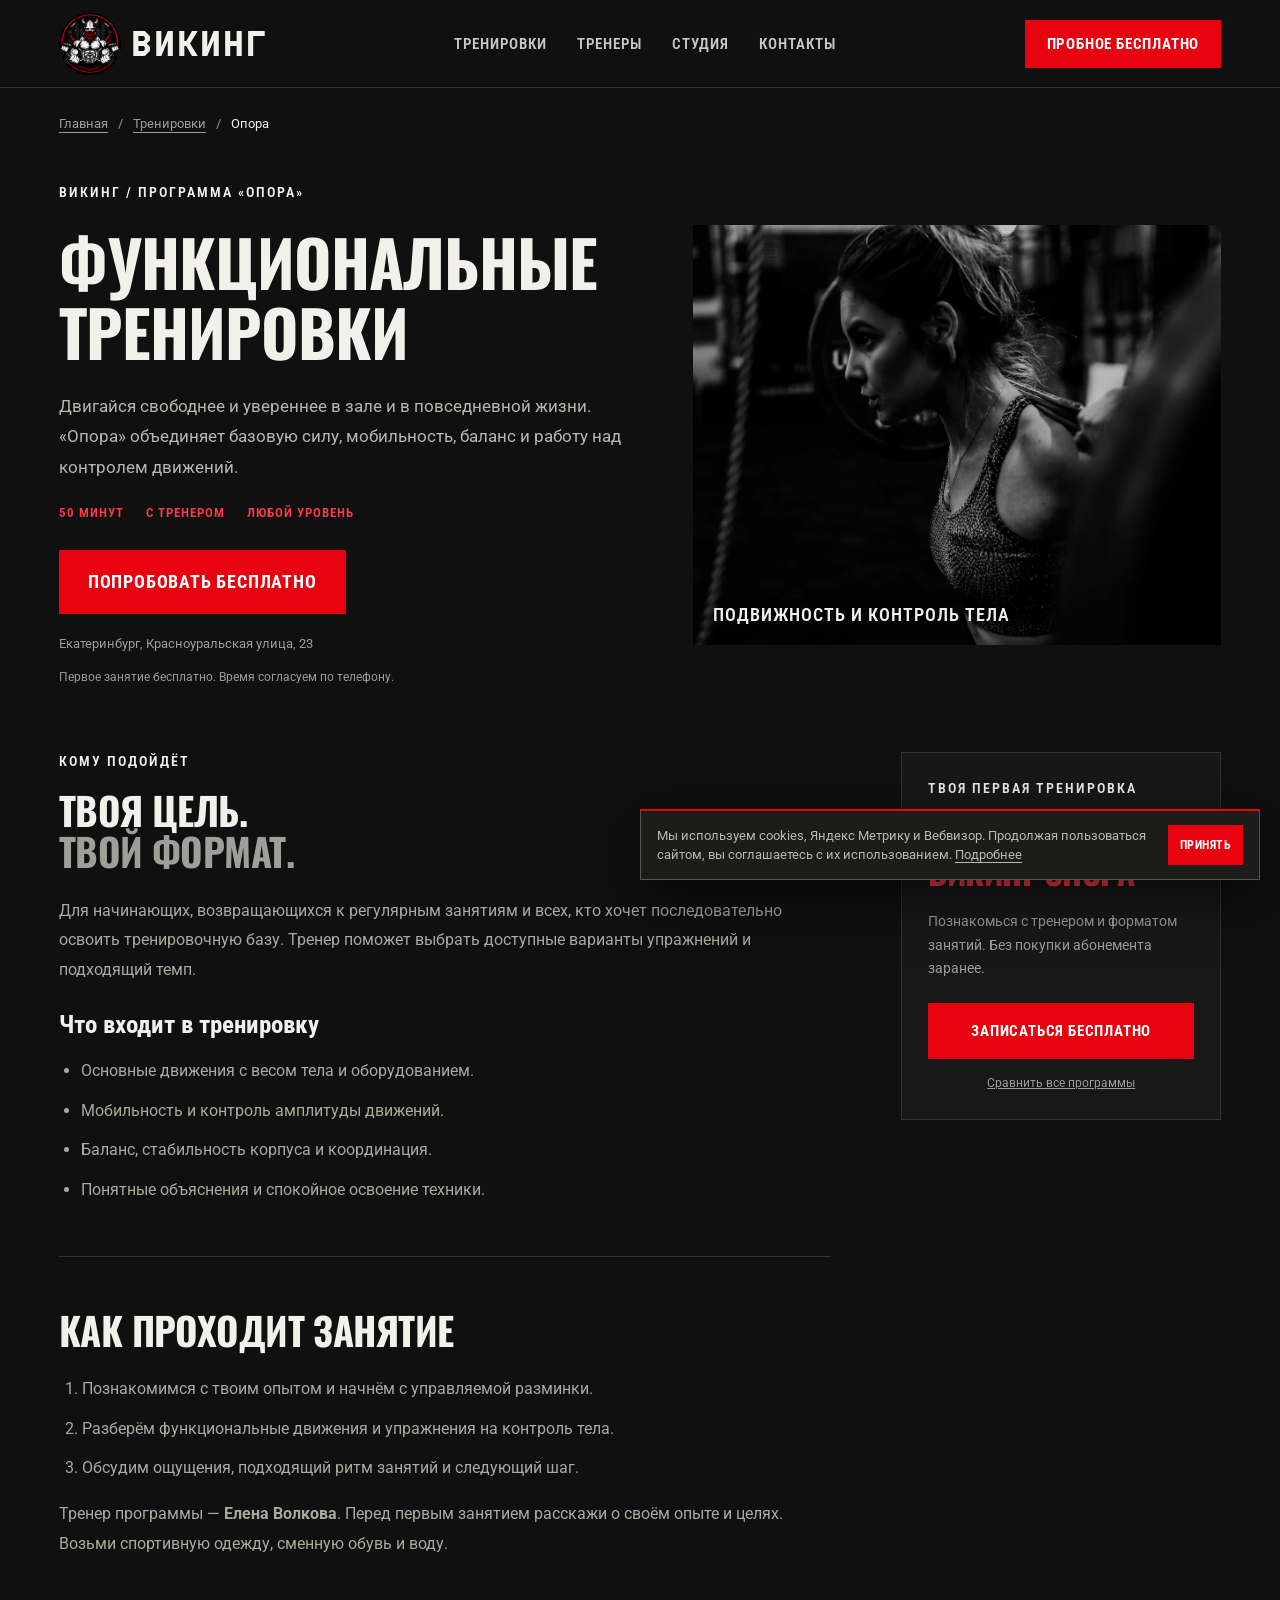
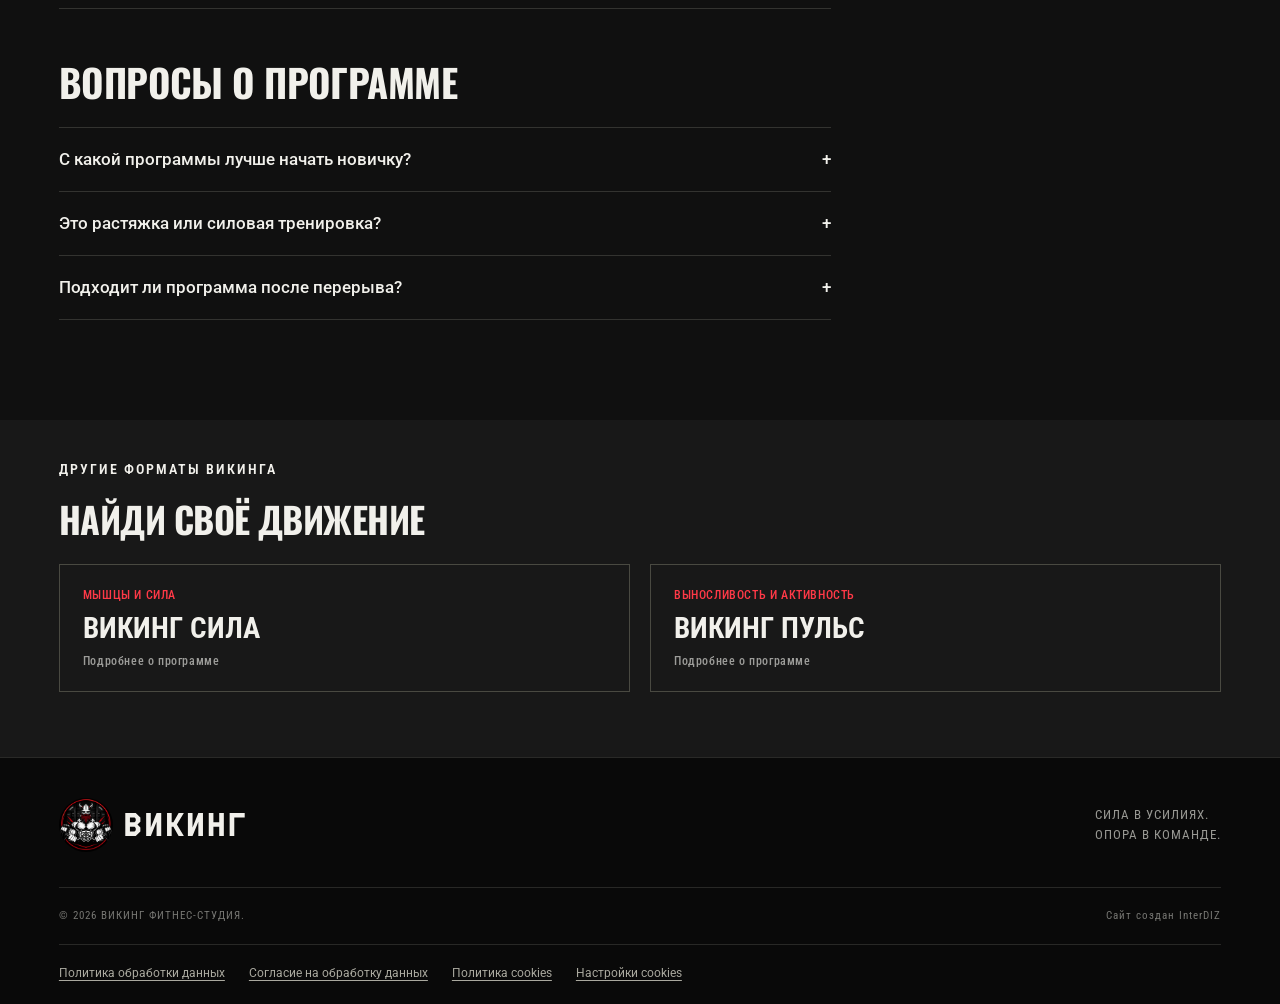
<file: trenirovki/opora/index.html>
<!DOCTYPE html><html lang="ru"><head><meta charset="UTF-8"><meta name="viewport" content="width=device-width,initial-scale=1"><meta name="referrer" content="no-referrer"><meta http-equiv="Content-Security-Policy" content="default-src 'self'; script-src 'self' 'sha256-OpW8K+oFfTX16MfAqNfcApuPF0ajLqNlK3mIK0oVTkM=' https://mc.yandex.ru https://mc.yandex.az https://mc.yandex.by https://mc.yandex.co.il https://mc.yandex.com https://mc.yandex.com.am https://mc.yandex.com.ge https://mc.yandex.com.tr https://mc.yandex.ee https://mc.yandex.fr https://mc.yandex.kg https://mc.yandex.kz https://mc.yandex.lt https://mc.yandex.lv https://mc.yandex.md https://mc.yandex.tj https://mc.yandex.tm https://mc.yandex.uz https://mc.webvisor.com https://mc.webvisor.org https://yastatic.net; style-src 'self'; img-src 'self' data: https://mc.yandex.ru https://mc.yandex.az https://mc.yandex.by https://mc.yandex.co.il https://mc.yandex.com https://mc.yandex.com.am https://mc.yandex.com.ge https://mc.yandex.com.tr https://mc.yandex.ee https://mc.yandex.fr https://mc.yandex.kg https://mc.yandex.kz https://mc.yandex.lt https://mc.yandex.lv https://mc.yandex.md https://mc.yandex.tj https://mc.yandex.tm https://mc.yandex.uz https://mc.webvisor.com https://mc.webvisor.org https://yastatic.net; font-src 'self'; connect-src https://mc.yandex.ru https://mc.yandex.az https://mc.yandex.by https://mc.yandex.co.il https://mc.yandex.com https://mc.yandex.com.am https://mc.yandex.com.ge https://mc.yandex.com.tr https://mc.yandex.ee https://mc.yandex.fr https://mc.yandex.kg https://mc.yandex.kz https://mc.yandex.lt https://mc.yandex.lv https://mc.yandex.md https://mc.yandex.tj https://mc.yandex.tm https://mc.yandex.uz https://mc.webvisor.com https://mc.webvisor.org wss://mc.yandex.ru wss://mc.yandex.az wss://mc.yandex.by wss://mc.yandex.co.il wss://mc.yandex.com wss://mc.yandex.com.am wss://mc.yandex.com.ge wss://mc.yandex.com.tr wss://mc.yandex.ee wss://mc.yandex.fr wss://mc.yandex.kg wss://mc.yandex.kz wss://mc.yandex.lt wss://mc.yandex.lv wss://mc.yandex.md wss://mc.yandex.tj wss://mc.yandex.tm wss://mc.yandex.uz wss://mc.webvisor.com wss://mc.webvisor.org https://yastatic.net; object-src 'none'; base-uri 'self'; form-action 'none'; frame-src blob: https://mc.yandex.ru https://mc.yandex.az https://mc.yandex.by https://mc.yandex.co.il https://mc.yandex.com https://mc.yandex.com.am https://mc.yandex.com.ge https://mc.yandex.com.tr https://mc.yandex.ee https://mc.yandex.fr https://mc.yandex.kg https://mc.yandex.kz https://mc.yandex.lt https://mc.yandex.lv https://mc.yandex.md https://mc.yandex.tj https://mc.yandex.tm https://mc.yandex.uz https://mc.webvisor.com https://mc.webvisor.org; child-src blob: https://mc.yandex.ru https://mc.yandex.az https://mc.yandex.by https://mc.yandex.co.il https://mc.yandex.com https://mc.yandex.com.am https://mc.yandex.com.ge https://mc.yandex.com.tr https://mc.yandex.ee https://mc.yandex.fr https://mc.yandex.kg https://mc.yandex.kz https://mc.yandex.lt https://mc.yandex.lv https://mc.yandex.md https://mc.yandex.tj https://mc.yandex.tm https://mc.yandex.uz https://mc.webvisor.com https://mc.webvisor.org; worker-src blob:"><meta name="theme-color" content="#101010"><title>Функциональные тренировки — «Опора» | ВИКИНГ — Екатеринбург</title><meta name="description" content="Функциональные тренировки «Опора» в клубе ВИКИНГ: базовая сила, мобильность, баланс и контроль тела. Подходит начинающим. 50 минут. Первое занятие бесплатно."><link rel="icon" type="image/svg+xml" href="/assets/viking-favicon.svg"><link rel="stylesheet" href="/fonts.css?v=local-1"><link rel="stylesheet" href="/styles.css?v=metrika-4"><link rel="stylesheet" href="/privacy-ui.css?v=notice-4"><link rel="stylesheet" href="/marketing.css?v=red-brand-1">
<script src="/metrika.js?v=goals-1" async></script>

<!-- seo-metadata:start -->
<meta name="robots" content="index,follow,max-image-preview:large">
<meta property="og:locale" content="ru_RU">
<meta property="og:type" content="website">
<meta property="og:site_name" content="ВИКИНГ">
<meta property="og:title" content="Функциональные тренировки — «Опора» | ВИКИНГ — Екатеринбург">
<meta property="og:description" content="Функциональные тренировки «Опора» в клубе ВИКИНГ: базовая сила, мобильность, баланс и контроль тела. Подходит начинающим. 50 минут. Первое занятие бесплатно.">
<link rel="canonical" href="https://viking-ekb.ru/trenirovki/opora/">
<meta property="og:url" content="https://viking-ekb.ru/trenirovki/opora/">
<meta property="og:image" content="https://viking-ekb.ru/assets/hero.webp">
<meta name="twitter:card" content="summary_large_image">
<meta name="twitter:title" content="Функциональные тренировки — «Опора» | ВИКИНГ — Екатеринбург">
<meta name="twitter:description" content="Функциональные тренировки «Опора» в клубе ВИКИНГ: базовая сила, мобильность, баланс и контроль тела. Подходит начинающим. 50 минут. Первое занятие бесплатно.">
<meta name="twitter:image" content="https://viking-ekb.ru/assets/hero.webp">
<meta property="og:image:type" content="image/webp">
<meta property="og:image:width" content="1536">
<meta property="og:image:height" content="1024">
<meta property="og:image:alt" content="ВИКИНГ — тренировки с тренером в Екатеринбурге">
<script type="application/ld+json" id="seo-schema">{"@context":"https://schema.org","@graph":[{"@context":"https://schema.org","@type":"Service","name":"Программа тренировок «Опора»","description":"Функциональные тренировки «Опора» в клубе ВИКИНГ: базовая сила, мобильность, баланс и контроль тела. Подходит начинающим. 50 минут. Первое занятие бесплатно.","serviceType":"Функциональные тренировки","provider":{"@type":"ExerciseGym","name":"ВИКИНГ","logo":"https://viking-ekb.ru/assets/viking-emblem.webp","image":"https://viking-ekb.ru/assets/hero.webp","url":"https://viking-ekb.ru/","address":{"@type":"PostalAddress","addressLocality":"Екатеринбург","streetAddress":"Красноуральская улица, 23","addressCountry":"RU"},"@id":"https://viking-ekb.ru/#gym"},"areaServed":"Екатеринбург","url":"https://viking-ekb.ru/trenirovki/opora/"},{"@type":"WebPage","@id":"https://viking-ekb.ru/trenirovki/opora/#webpage","url":"https://viking-ekb.ru/trenirovki/opora/","name":"Функциональные тренировки — «Опора» | ВИКИНГ — Екатеринбург","description":"Функциональные тренировки «Опора» в клубе ВИКИНГ: базовая сила, мобильность, баланс и контроль тела. Подходит начинающим. 50 минут. Первое занятие бесплатно.","inLanguage":"ru-RU","isPartOf":{"@id":"https://viking-ekb.ru/#website"},"about":{"@id":"https://viking-ekb.ru/#gym"}},{"@type":"BreadcrumbList","itemListElement":[{"@type":"ListItem","position":1,"name":"ВИКИНГ","item":"https://viking-ekb.ru/"},{"@type":"ListItem","position":2,"name":"Программа тренировок «Опора»","item":"https://viking-ekb.ru/trenirovki/opora/"}]}]}</script>
<!-- seo-metadata:end -->
</head><body class="program-page"><a class="skip-link" href="#program-content">Перейти к содержимому</a><header class="header"><a class="brand" href="/" aria-label="ВИКИНГ — главная"><img class="brand-emblem" src="/assets/viking-emblem.webp" alt="" width="1254" height="1254" decoding="async"><img class="brand-logo" src="/assets/viking-wordmark.svg" alt="ВИКИНГ — фитнес-клуб" width="206" height="40" decoding="async"></a><nav class="desktop-nav" aria-label="Основная навигация"><a href="/#programs">ТРЕНИРОВКИ</a><a href="/#coaches">ТРЕНЕРЫ</a><a href="/#studio">СТУДИЯ</a><a href="/#contacts">КОНТАКТЫ</a></nav><a class="button button-small" href="/?program=fitness#trial" data-marketing="trial-cta">ПРОБНОЕ БЕСПЛАТНО</a></header><main id="program-content"><nav class="breadcrumbs" aria-label="Хлебные крошки"><a href="/">Главная</a><span>/</span><a href="/#programs">Тренировки</a><span>/</span><span aria-current="page">Опора</span></nav><section class="program-landing-hero"><div><div class="eyebrow">ВИКИНГ / ПРОГРАММА «ОПОРА»</div><h1>ФУНКЦИОНАЛЬНЫЕ<br>ТРЕНИРОВКИ</h1><p class="program-lead">Двигайся свободнее и увереннее в зале и в повседневной жизни. «Опора» объединяет базовую силу, мобильность, баланс и работу над контролем движений.</p><div class="landing-facts"><span>50 МИНУТ</span><span>С ТРЕНЕРОМ</span><span>ЛЮБОЙ УРОВЕНЬ</span></div><a class="button" href="/?program=fitness#trial" data-marketing="trial-cta">ПОПРОБОВАТЬ БЕСПЛАТНО</a><p class="landing-location">Екатеринбург, Красноуральская улица, 23</p><p class="landing-cta-note">Первое занятие бесплатно. Время согласуем по телефону.</p></div><div class="landing-photo"><img src="/assets/photos/photo-1550345332-09e3ac987658.webp" alt="Тренировка по программе «Опора» в фитнес-клубе «ВИКИНГ»" fetchpriority="high" decoding="async" width="1200" height="1800"><span>ПОДВИЖНОСТЬ И КОНТРОЛЬ ТЕЛА</span></div></section><section class="landing-content"><div class="landing-main"><article><div class="eyebrow">КОМУ ПОДОЙДЁТ</div><h2>ТВОЯ ЦЕЛЬ.<br><span class="silver">ТВОЙ ФОРМАТ.</span></h2><p>Для начинающих, возвращающихся к регулярным занятиям и всех, кто хочет последовательно освоить тренировочную базу. Тренер поможет выбрать доступные варианты упражнений и подходящий темп.</p><h3>Что входит в тренировку</h3><ul><li>Основные движения с весом тела и оборудованием.</li><li>Мобильность и контроль амплитуды движений.</li><li>Баланс, стабильность корпуса и координация.</li><li>Понятные объяснения и спокойное освоение техники.</li></ul></article><article><h2>КАК ПРОХОДИТ ЗАНЯТИЕ</h2><ol class="landing-plan"><li>Познакомимся с твоим опытом и начнём с управляемой разминки.</li><li>Разберём функциональные движения и упражнения на контроль тела.</li><li>Обсудим ощущения, подходящий ритм занятий и следующий шаг.</li></ol><p>Тренер программы — <strong>Елена Волкова</strong>. Перед первым занятием расскажи о своём опыте и целях. Возьми спортивную одежду, сменную обувь и воду.</p></article><article><h2>ВОПРОСЫ О ПРОГРАММЕ</h2><div class="faq-list"><details><summary>С какой программы лучше начать новичку?<span aria-hidden="true">+</span></summary><p>«Опора» помогает освоить базовые движения и понять, как подбирать нагрузку. На первом занятии тренер подскажет, какой формат соответствует твоей цели.</p></details><details><summary>Это растяжка или силовая тренировка?<span aria-hidden="true">+</span></summary><p>Программа сочетает функциональную силу, мобильность и баланс. Упражнения направлены на более уверенное и управляемое движение.</p></details><details><summary>Подходит ли программа после перерыва?<span aria-hidden="true">+</span></summary><p>Да, если нет ограничений к занятиям. При медицинских противопоказаниях сначала обсуди допустимую нагрузку с лечащим специалистом.</p></details></div></article></div><aside class="landing-booking"><div class="eyebrow">ТВОЯ ПЕРВАЯ ТРЕНИРОВКА</div><h2>ПОПРОБУЙ<br><span>ВИКИНГ ОПОРА</span></h2><p>Познакомься с тренером и форматом занятий. Без покупки абонемента заранее.</p><a class="button" href="/?program=fitness#trial" data-marketing="trial-cta">ЗАПИСАТЬСЯ БЕСПЛАТНО</a><a class="landing-back" href="/#programs">Сравнить все программы</a></aside></section><section class="landing-related"><div class="eyebrow">ДРУГИЕ ФОРМАТЫ ВИКИНГА</div><h2>НАЙДИ СВОЁ ДВИЖЕНИЕ</h2><div><a href="/trenirovki/sila/"><span>МЫШЦЫ И СИЛА</span><strong>ВИКИНГ СИЛА</strong><span>Подробнее о программе</span></a><a href="/trenirovki/puls/"><span>ВЫНОСЛИВОСТЬ И АКТИВНОСТЬ</span><strong>ВИКИНГ ПУЛЬС</strong><span>Подробнее о программе</span></a></div></section></main><footer class="footer"><div class="footer-top"><a class="brand" href="/"><img class="brand-emblem" src="/assets/viking-emblem.webp" alt="" width="1254" height="1254" decoding="async"><img class="brand-logo" src="/assets/viking-wordmark.svg" alt="ВИКИНГ — фитнес-клуб" width="206" height="40" decoding="async"></a><p>СИЛА В УСИЛИЯХ.<br>ОПОРА В КОМАНДЕ.</p></div><div class="footer-bottom"><span>© 2026 ВИКИНГ ФИТНЕС-СТУДИЯ.</span><a href="https://interdiz.ru" target="_blank" rel="noopener noreferrer">Сайт создан InterDIZ</a></div><nav class="footer-legal" aria-label="Правовая информация"><a href="/privacy.html">Политика обработки данных</a><a href="/consent.html">Согласие на обработку данных</a><a href="/cookies.html">Политика cookies</a><button id="cookie-settings" type="button">Настройки cookies</button></nav></footer><aside id="cookie-banner" class="cookie-banner" role="region" aria-label="Cookies и Яндекс Метрика" hidden>
<div><p>Мы используем cookies, Яндекс Метрику и Вебвизор. Продолжая пользоваться сайтом, вы соглашаетесь с их использованием. <a href="/cookies.html">Подробнее</a></p><label id="cookie-analytics-settings" class="metrica-consent-row" hidden><input type="checkbox" id="metrica-consent" autocomplete="off"><span>Яндекс Метрика и Вебвизор</span></label></div>
<div class="cookie-actions"><button type="button" class="button" id="cookie-accept">ПРИНЯТЬ</button><button type="button" class="button button-outline" id="cookie-reject" hidden>БЕЗ АНАЛИТИКИ</button></div></aside><script src="/privacy.js?v=metrika-4" defer></script><script src="/marketing.js?v=goals-1" defer></script></body></html>
</file>
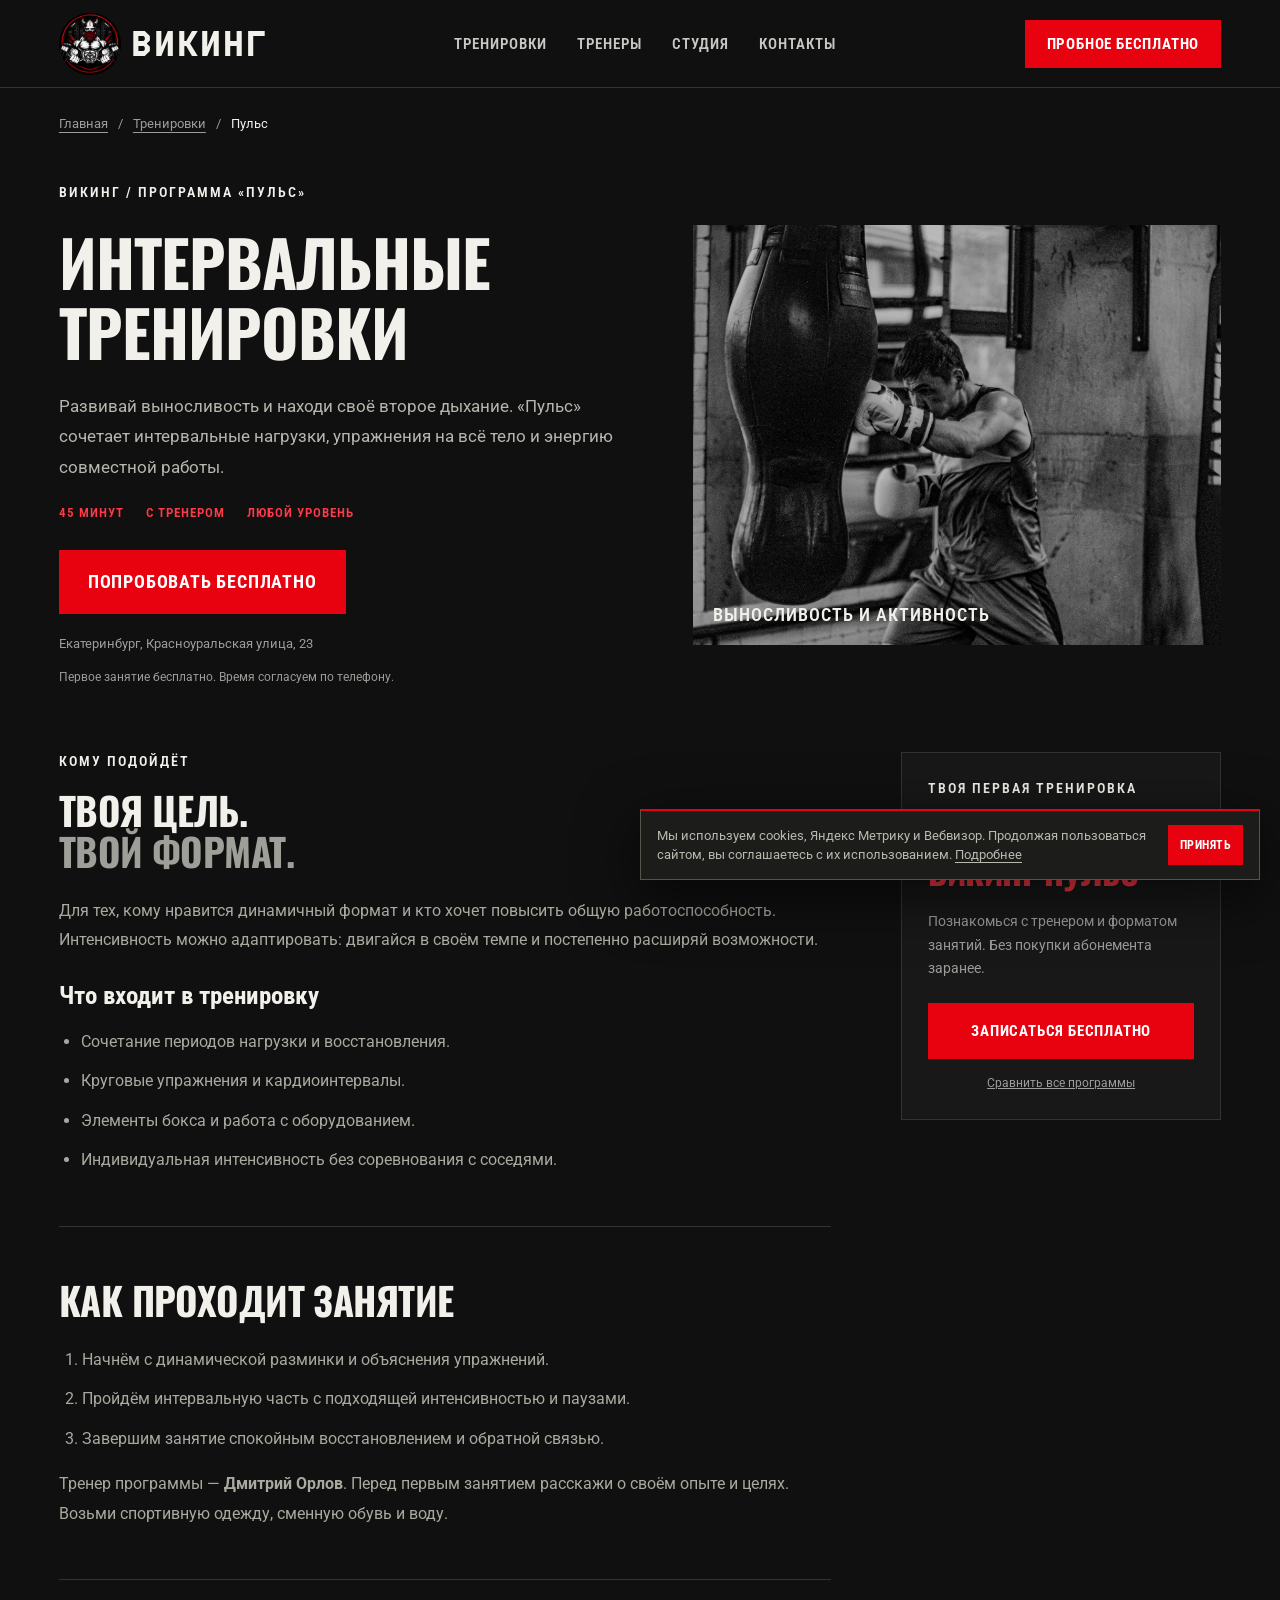
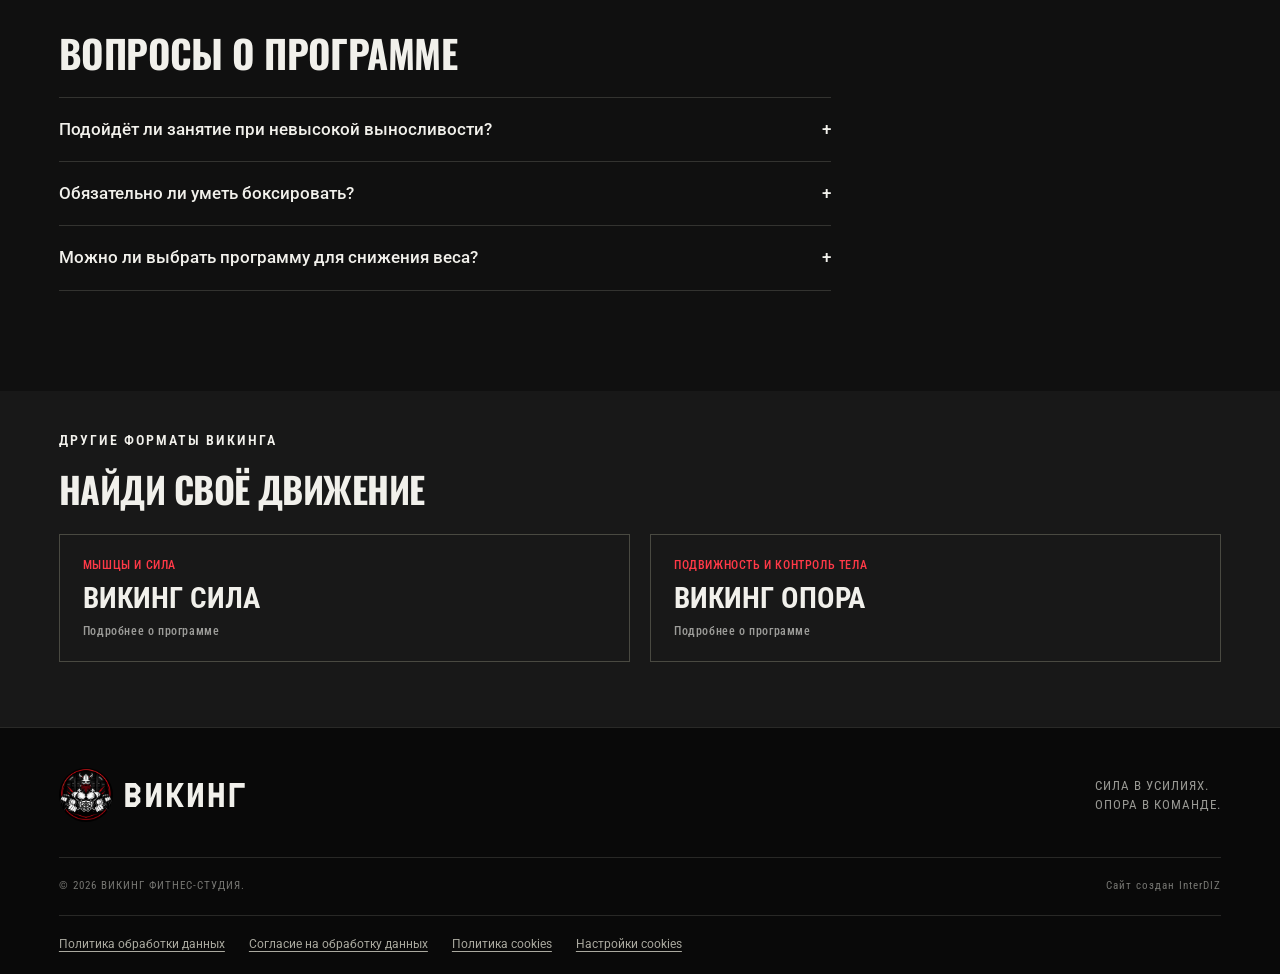
<file: trenirovki/puls/index.html>
<!DOCTYPE html><html lang="ru"><head><meta charset="UTF-8"><meta name="viewport" content="width=device-width,initial-scale=1"><meta name="referrer" content="no-referrer"><meta http-equiv="Content-Security-Policy" content="default-src 'self'; script-src 'self' 'sha256-Ku+KeQLoGGmDIHwZW3ThG0ebiDQlEbFrB1PYEOBNIqU=' https://mc.yandex.ru https://mc.yandex.az https://mc.yandex.by https://mc.yandex.co.il https://mc.yandex.com https://mc.yandex.com.am https://mc.yandex.com.ge https://mc.yandex.com.tr https://mc.yandex.ee https://mc.yandex.fr https://mc.yandex.kg https://mc.yandex.kz https://mc.yandex.lt https://mc.yandex.lv https://mc.yandex.md https://mc.yandex.tj https://mc.yandex.tm https://mc.yandex.uz https://mc.webvisor.com https://mc.webvisor.org https://yastatic.net; style-src 'self'; img-src 'self' data: https://mc.yandex.ru https://mc.yandex.az https://mc.yandex.by https://mc.yandex.co.il https://mc.yandex.com https://mc.yandex.com.am https://mc.yandex.com.ge https://mc.yandex.com.tr https://mc.yandex.ee https://mc.yandex.fr https://mc.yandex.kg https://mc.yandex.kz https://mc.yandex.lt https://mc.yandex.lv https://mc.yandex.md https://mc.yandex.tj https://mc.yandex.tm https://mc.yandex.uz https://mc.webvisor.com https://mc.webvisor.org https://yastatic.net; font-src 'self'; connect-src https://mc.yandex.ru https://mc.yandex.az https://mc.yandex.by https://mc.yandex.co.il https://mc.yandex.com https://mc.yandex.com.am https://mc.yandex.com.ge https://mc.yandex.com.tr https://mc.yandex.ee https://mc.yandex.fr https://mc.yandex.kg https://mc.yandex.kz https://mc.yandex.lt https://mc.yandex.lv https://mc.yandex.md https://mc.yandex.tj https://mc.yandex.tm https://mc.yandex.uz https://mc.webvisor.com https://mc.webvisor.org wss://mc.yandex.ru wss://mc.yandex.az wss://mc.yandex.by wss://mc.yandex.co.il wss://mc.yandex.com wss://mc.yandex.com.am wss://mc.yandex.com.ge wss://mc.yandex.com.tr wss://mc.yandex.ee wss://mc.yandex.fr wss://mc.yandex.kg wss://mc.yandex.kz wss://mc.yandex.lt wss://mc.yandex.lv wss://mc.yandex.md wss://mc.yandex.tj wss://mc.yandex.tm wss://mc.yandex.uz wss://mc.webvisor.com wss://mc.webvisor.org https://yastatic.net; object-src 'none'; base-uri 'self'; form-action 'none'; frame-src blob: https://mc.yandex.ru https://mc.yandex.az https://mc.yandex.by https://mc.yandex.co.il https://mc.yandex.com https://mc.yandex.com.am https://mc.yandex.com.ge https://mc.yandex.com.tr https://mc.yandex.ee https://mc.yandex.fr https://mc.yandex.kg https://mc.yandex.kz https://mc.yandex.lt https://mc.yandex.lv https://mc.yandex.md https://mc.yandex.tj https://mc.yandex.tm https://mc.yandex.uz https://mc.webvisor.com https://mc.webvisor.org; child-src blob: https://mc.yandex.ru https://mc.yandex.az https://mc.yandex.by https://mc.yandex.co.il https://mc.yandex.com https://mc.yandex.com.am https://mc.yandex.com.ge https://mc.yandex.com.tr https://mc.yandex.ee https://mc.yandex.fr https://mc.yandex.kg https://mc.yandex.kz https://mc.yandex.lt https://mc.yandex.lv https://mc.yandex.md https://mc.yandex.tj https://mc.yandex.tm https://mc.yandex.uz https://mc.webvisor.com https://mc.webvisor.org; worker-src blob:"><meta name="theme-color" content="#101010"><title>Интервальные тренировки — «Пульс» | ВИКИНГ — Екатеринбург</title><meta name="description" content="Интервальные тренировки «Пульс» в клубе ВИКИНГ: кардио, круговые упражнения и элементы бокса. Нагрузка под ваш уровень. 45 минут. Пробное занятие бесплатно."><link rel="icon" type="image/svg+xml" href="/assets/viking-favicon.svg"><link rel="stylesheet" href="/fonts.css?v=local-1"><link rel="stylesheet" href="/styles.css?v=metrika-4"><link rel="stylesheet" href="/privacy-ui.css?v=notice-4"><link rel="stylesheet" href="/marketing.css?v=red-brand-1">
<script src="/metrika.js?v=goals-1" async></script>

<!-- seo-metadata:start -->
<meta name="robots" content="index,follow,max-image-preview:large">
<meta property="og:locale" content="ru_RU">
<meta property="og:type" content="website">
<meta property="og:site_name" content="ВИКИНГ">
<meta property="og:title" content="Интервальные тренировки — «Пульс» | ВИКИНГ — Екатеринбург">
<meta property="og:description" content="Интервальные тренировки «Пульс» в клубе ВИКИНГ: кардио, круговые упражнения и элементы бокса. Нагрузка под ваш уровень. 45 минут. Пробное занятие бесплатно.">
<link rel="canonical" href="https://viking-ekb.ru/trenirovki/puls/">
<meta property="og:url" content="https://viking-ekb.ru/trenirovki/puls/">
<meta property="og:image" content="https://viking-ekb.ru/assets/hero.webp">
<meta name="twitter:card" content="summary_large_image">
<meta name="twitter:title" content="Интервальные тренировки — «Пульс» | ВИКИНГ — Екатеринбург">
<meta name="twitter:description" content="Интервальные тренировки «Пульс» в клубе ВИКИНГ: кардио, круговые упражнения и элементы бокса. Нагрузка под ваш уровень. 45 минут. Пробное занятие бесплатно.">
<meta name="twitter:image" content="https://viking-ekb.ru/assets/hero.webp">
<meta property="og:image:type" content="image/webp">
<meta property="og:image:width" content="1536">
<meta property="og:image:height" content="1024">
<meta property="og:image:alt" content="ВИКИНГ — тренировки с тренером в Екатеринбурге">
<script type="application/ld+json" id="seo-schema">{"@context":"https://schema.org","@graph":[{"@context":"https://schema.org","@type":"Service","name":"Программа тренировок «Пульс»","description":"Интервальные тренировки «Пульс» в клубе ВИКИНГ: кардио, круговые упражнения и элементы бокса. Нагрузка под ваш уровень. 45 минут. Пробное занятие бесплатно.","serviceType":"Интервальные тренировки","provider":{"@type":"ExerciseGym","name":"ВИКИНГ","logo":"https://viking-ekb.ru/assets/viking-emblem.webp","image":"https://viking-ekb.ru/assets/hero.webp","url":"https://viking-ekb.ru/","address":{"@type":"PostalAddress","addressLocality":"Екатеринбург","streetAddress":"Красноуральская улица, 23","addressCountry":"RU"},"@id":"https://viking-ekb.ru/#gym"},"areaServed":"Екатеринбург","url":"https://viking-ekb.ru/trenirovki/puls/"},{"@type":"WebPage","@id":"https://viking-ekb.ru/trenirovki/puls/#webpage","url":"https://viking-ekb.ru/trenirovki/puls/","name":"Интервальные тренировки — «Пульс» | ВИКИНГ — Екатеринбург","description":"Интервальные тренировки «Пульс» в клубе ВИКИНГ: кардио, круговые упражнения и элементы бокса. Нагрузка под ваш уровень. 45 минут. Пробное занятие бесплатно.","inLanguage":"ru-RU","isPartOf":{"@id":"https://viking-ekb.ru/#website"},"about":{"@id":"https://viking-ekb.ru/#gym"}},{"@type":"BreadcrumbList","itemListElement":[{"@type":"ListItem","position":1,"name":"ВИКИНГ","item":"https://viking-ekb.ru/"},{"@type":"ListItem","position":2,"name":"Программа тренировок «Пульс»","item":"https://viking-ekb.ru/trenirovki/puls/"}]}]}</script>
<!-- seo-metadata:end -->
</head><body class="program-page"><a class="skip-link" href="#program-content">Перейти к содержимому</a><header class="header"><a class="brand" href="/" aria-label="ВИКИНГ — главная"><img class="brand-emblem" src="/assets/viking-emblem.webp" alt="" width="1254" height="1254" decoding="async"><img class="brand-logo" src="/assets/viking-wordmark.svg" alt="ВИКИНГ — фитнес-клуб" width="206" height="40" decoding="async"></a><nav class="desktop-nav" aria-label="Основная навигация"><a href="/#programs">ТРЕНИРОВКИ</a><a href="/#coaches">ТРЕНЕРЫ</a><a href="/#studio">СТУДИЯ</a><a href="/#contacts">КОНТАКТЫ</a></nav><a class="button button-small" href="/?program=conditioning#trial" data-marketing="trial-cta">ПРОБНОЕ БЕСПЛАТНО</a></header><main id="program-content"><nav class="breadcrumbs" aria-label="Хлебные крошки"><a href="/">Главная</a><span>/</span><a href="/#programs">Тренировки</a><span>/</span><span aria-current="page">Пульс</span></nav><section class="program-landing-hero"><div><div class="eyebrow">ВИКИНГ / ПРОГРАММА «ПУЛЬС»</div><h1>ИНТЕРВАЛЬНЫЕ<br>ТРЕНИРОВКИ</h1><p class="program-lead">Развивай выносливость и находи своё второе дыхание. «Пульс» сочетает интервальные нагрузки, упражнения на всё тело и энергию совместной работы.</p><div class="landing-facts"><span>45 МИНУТ</span><span>С ТРЕНЕРОМ</span><span>ЛЮБОЙ УРОВЕНЬ</span></div><a class="button" href="/?program=conditioning#trial" data-marketing="trial-cta">ПОПРОБОВАТЬ БЕСПЛАТНО</a><p class="landing-location">Екатеринбург, Красноуральская улица, 23</p><p class="landing-cta-note">Первое занятие бесплатно. Время согласуем по телефону.</p></div><div class="landing-photo"><img src="/assets/photos/photo-1636581563867-1ecab574858f.webp" alt="Тренировка по программе «Пульс» в фитнес-клубе «ВИКИНГ»" fetchpriority="high" decoding="async" width="1200" height="800"><span>ВЫНОСЛИВОСТЬ И АКТИВНОСТЬ</span></div></section><section class="landing-content"><div class="landing-main"><article><div class="eyebrow">КОМУ ПОДОЙДЁТ</div><h2>ТВОЯ ЦЕЛЬ.<br><span class="silver">ТВОЙ ФОРМАТ.</span></h2><p>Для тех, кому нравится динамичный формат и кто хочет повысить общую работоспособность. Интенсивность можно адаптировать: двигайся в своём темпе и постепенно расширяй возможности.</p><h3>Что входит в тренировку</h3><ul><li>Сочетание периодов нагрузки и восстановления.</li><li>Круговые упражнения и кардиоинтервалы.</li><li>Элементы бокса и работа с оборудованием.</li><li>Индивидуальная интенсивность без соревнования с соседями.</li></ul></article><article><h2>КАК ПРОХОДИТ ЗАНЯТИЕ</h2><ol class="landing-plan"><li>Начнём с динамической разминки и объяснения упражнений.</li><li>Пройдём интервальную часть с подходящей интенсивностью и паузами.</li><li>Завершим занятие спокойным восстановлением и обратной связью.</li></ol><p>Тренер программы — <strong>Дмитрий Орлов</strong>. Перед первым занятием расскажи о своём опыте и целях. Возьми спортивную одежду, сменную обувь и воду.</p></article><article><h2>ВОПРОСЫ О ПРОГРАММЕ</h2><div class="faq-list"><details><summary>Подойдёт ли занятие при невысокой выносливости?<span aria-hidden="true">+</span></summary><p>Да. Тренер поможет выбрать интенсивность и при необходимости упростит упражнения. Важно ориентироваться на самочувствие и качество движений.</p></details><details><summary>Обязательно ли уметь боксировать?<span aria-hidden="true">+</span></summary><p>Нет. Элементы бокса используются как часть физической подготовки. Основные движения объясняются во время занятия.</p></details><details><summary>Можно ли выбрать программу для снижения веса?<span aria-hidden="true">+</span></summary><p>«Пульс» подойдёт тем, кто хочет больше двигаться и развивать выносливость. Изменение веса зависит также от питания, восстановления и регулярности нагрузки.</p></details></div></article></div><aside class="landing-booking"><div class="eyebrow">ТВОЯ ПЕРВАЯ ТРЕНИРОВКА</div><h2>ПОПРОБУЙ<br><span>ВИКИНГ ПУЛЬС</span></h2><p>Познакомься с тренером и форматом занятий. Без покупки абонемента заранее.</p><a class="button" href="/?program=conditioning#trial" data-marketing="trial-cta">ЗАПИСАТЬСЯ БЕСПЛАТНО</a><a class="landing-back" href="/#programs">Сравнить все программы</a></aside></section><section class="landing-related"><div class="eyebrow">ДРУГИЕ ФОРМАТЫ ВИКИНГА</div><h2>НАЙДИ СВОЁ ДВИЖЕНИЕ</h2><div><a href="/trenirovki/sila/"><span>МЫШЦЫ И СИЛА</span><strong>ВИКИНГ СИЛА</strong><span>Подробнее о программе</span></a><a href="/trenirovki/opora/"><span>ПОДВИЖНОСТЬ И КОНТРОЛЬ ТЕЛА</span><strong>ВИКИНГ ОПОРА</strong><span>Подробнее о программе</span></a></div></section></main><footer class="footer"><div class="footer-top"><a class="brand" href="/"><img class="brand-emblem" src="/assets/viking-emblem.webp" alt="" width="1254" height="1254" decoding="async"><img class="brand-logo" src="/assets/viking-wordmark.svg" alt="ВИКИНГ — фитнес-клуб" width="206" height="40" decoding="async"></a><p>СИЛА В УСИЛИЯХ.<br>ОПОРА В КОМАНДЕ.</p></div><div class="footer-bottom"><span>© 2026 ВИКИНГ ФИТНЕС-СТУДИЯ.</span><a href="https://interdiz.ru" target="_blank" rel="noopener noreferrer">Сайт создан InterDIZ</a></div><nav class="footer-legal" aria-label="Правовая информация"><a href="/privacy.html">Политика обработки данных</a><a href="/consent.html">Согласие на обработку данных</a><a href="/cookies.html">Политика cookies</a><button id="cookie-settings" type="button">Настройки cookies</button></nav></footer><aside id="cookie-banner" class="cookie-banner" role="region" aria-label="Cookies и Яндекс Метрика" hidden>
<div><p>Мы используем cookies, Яндекс Метрику и Вебвизор. Продолжая пользоваться сайтом, вы соглашаетесь с их использованием. <a href="/cookies.html">Подробнее</a></p><label id="cookie-analytics-settings" class="metrica-consent-row" hidden><input type="checkbox" id="metrica-consent" autocomplete="off"><span>Яндекс Метрика и Вебвизор</span></label></div>
<div class="cookie-actions"><button type="button" class="button" id="cookie-accept">ПРИНЯТЬ</button><button type="button" class="button button-outline" id="cookie-reject" hidden>БЕЗ АНАЛИТИКИ</button></div></aside><script src="/privacy.js?v=metrika-4" defer></script><script src="/marketing.js?v=goals-1" defer></script></body></html>
</file>
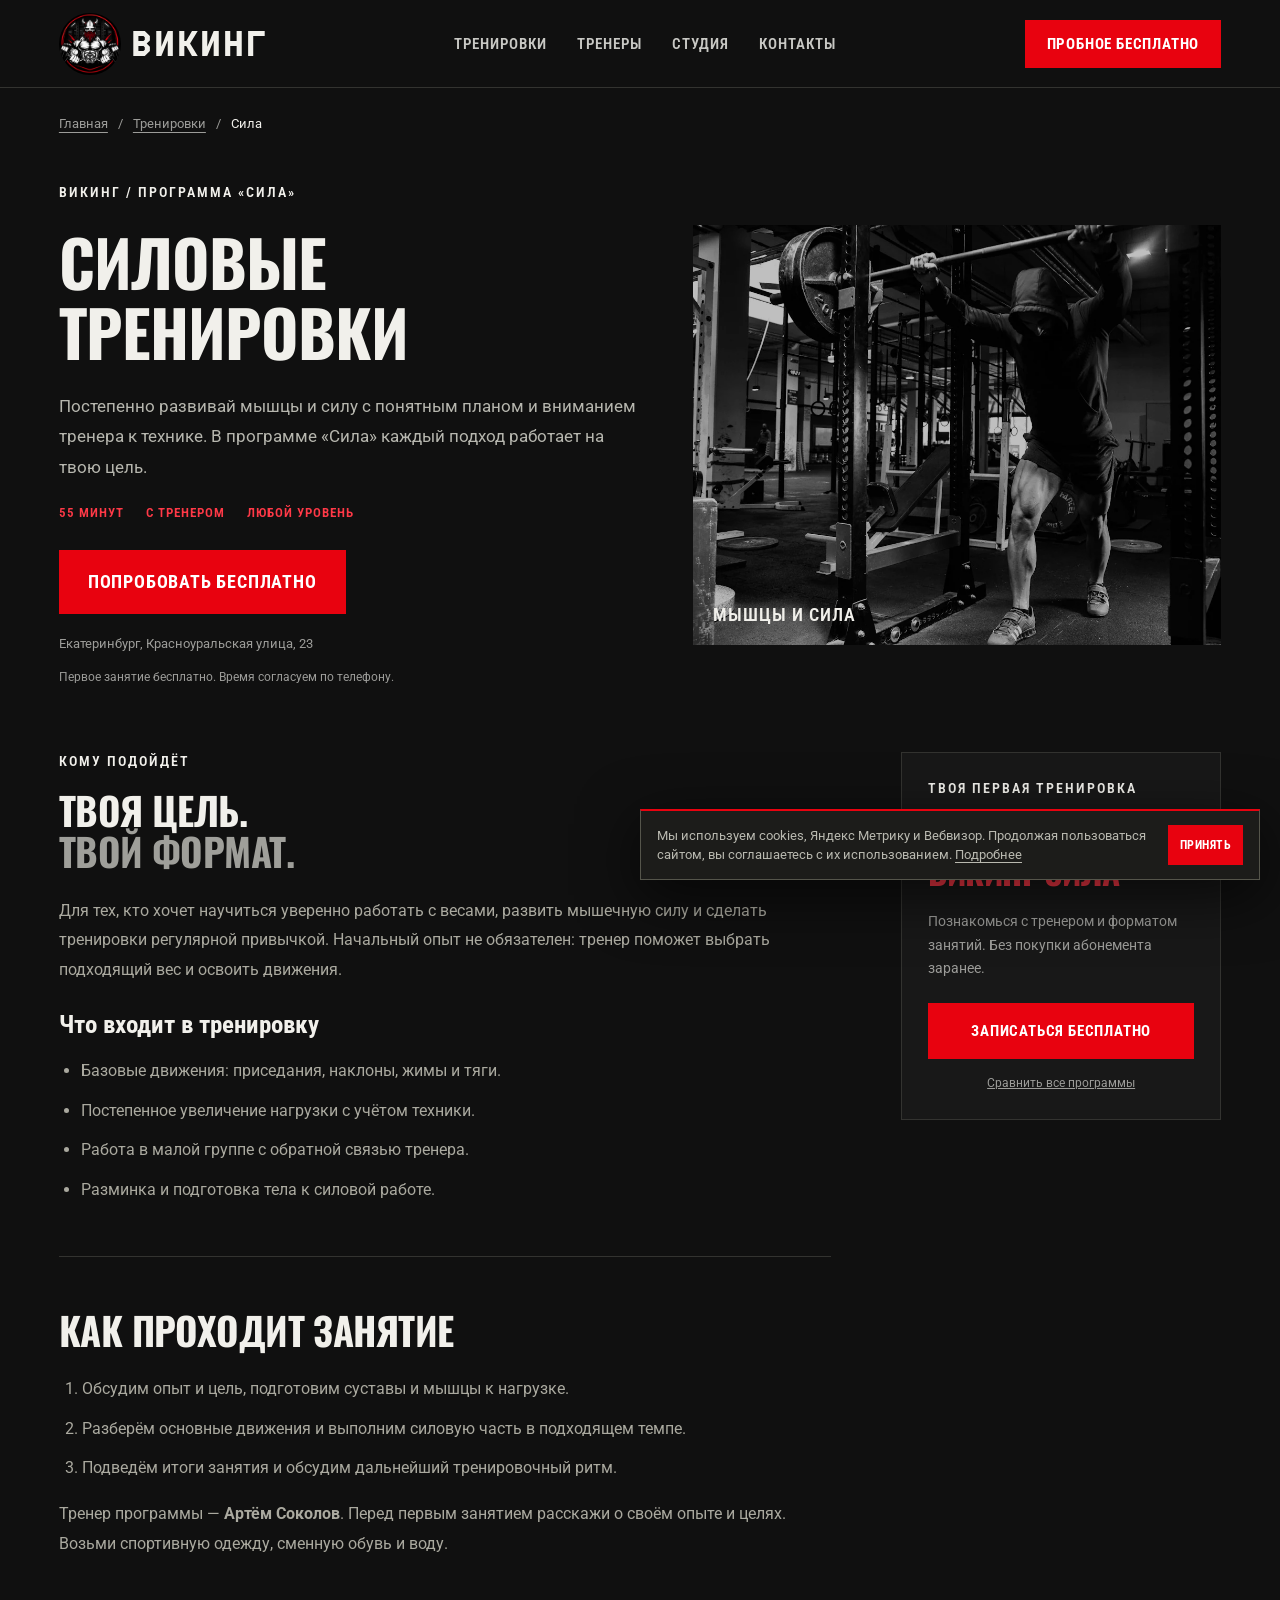
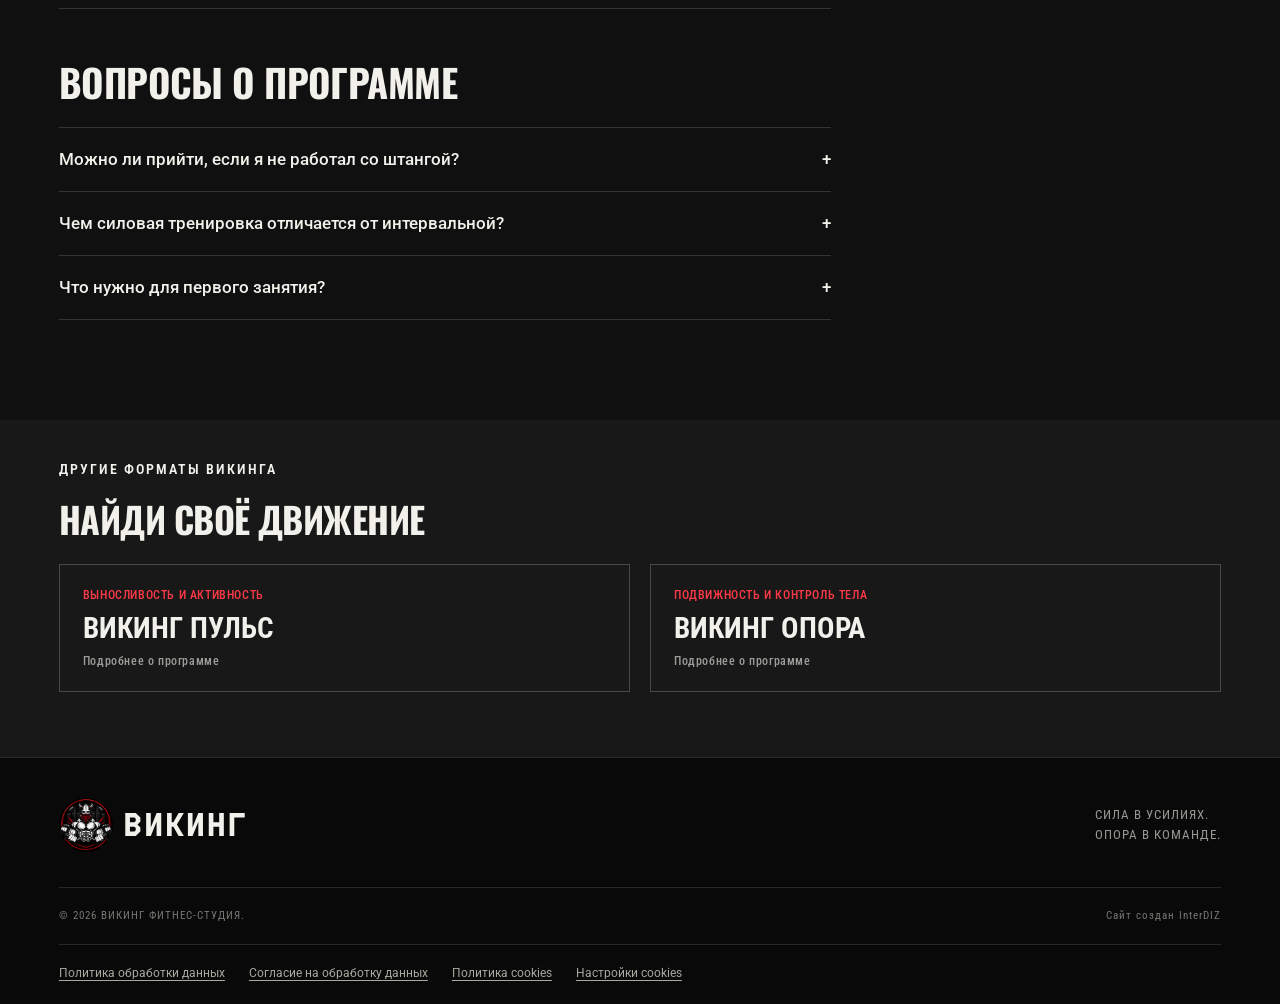
<file: trenirovki/sila/index.html>
<!DOCTYPE html><html lang="ru"><head><meta charset="UTF-8"><meta name="viewport" content="width=device-width,initial-scale=1"><meta name="referrer" content="no-referrer"><meta http-equiv="Content-Security-Policy" content="default-src 'self'; script-src 'self' 'sha256-yGUa75boPF4SLMeMSyXrfA2N/I/FF9fY5qMSpmn5f+o=' https://mc.yandex.ru https://mc.yandex.az https://mc.yandex.by https://mc.yandex.co.il https://mc.yandex.com https://mc.yandex.com.am https://mc.yandex.com.ge https://mc.yandex.com.tr https://mc.yandex.ee https://mc.yandex.fr https://mc.yandex.kg https://mc.yandex.kz https://mc.yandex.lt https://mc.yandex.lv https://mc.yandex.md https://mc.yandex.tj https://mc.yandex.tm https://mc.yandex.uz https://mc.webvisor.com https://mc.webvisor.org https://yastatic.net; style-src 'self'; img-src 'self' data: https://mc.yandex.ru https://mc.yandex.az https://mc.yandex.by https://mc.yandex.co.il https://mc.yandex.com https://mc.yandex.com.am https://mc.yandex.com.ge https://mc.yandex.com.tr https://mc.yandex.ee https://mc.yandex.fr https://mc.yandex.kg https://mc.yandex.kz https://mc.yandex.lt https://mc.yandex.lv https://mc.yandex.md https://mc.yandex.tj https://mc.yandex.tm https://mc.yandex.uz https://mc.webvisor.com https://mc.webvisor.org https://yastatic.net; font-src 'self'; connect-src https://mc.yandex.ru https://mc.yandex.az https://mc.yandex.by https://mc.yandex.co.il https://mc.yandex.com https://mc.yandex.com.am https://mc.yandex.com.ge https://mc.yandex.com.tr https://mc.yandex.ee https://mc.yandex.fr https://mc.yandex.kg https://mc.yandex.kz https://mc.yandex.lt https://mc.yandex.lv https://mc.yandex.md https://mc.yandex.tj https://mc.yandex.tm https://mc.yandex.uz https://mc.webvisor.com https://mc.webvisor.org wss://mc.yandex.ru wss://mc.yandex.az wss://mc.yandex.by wss://mc.yandex.co.il wss://mc.yandex.com wss://mc.yandex.com.am wss://mc.yandex.com.ge wss://mc.yandex.com.tr wss://mc.yandex.ee wss://mc.yandex.fr wss://mc.yandex.kg wss://mc.yandex.kz wss://mc.yandex.lt wss://mc.yandex.lv wss://mc.yandex.md wss://mc.yandex.tj wss://mc.yandex.tm wss://mc.yandex.uz wss://mc.webvisor.com wss://mc.webvisor.org https://yastatic.net; object-src 'none'; base-uri 'self'; form-action 'none'; frame-src blob: https://mc.yandex.ru https://mc.yandex.az https://mc.yandex.by https://mc.yandex.co.il https://mc.yandex.com https://mc.yandex.com.am https://mc.yandex.com.ge https://mc.yandex.com.tr https://mc.yandex.ee https://mc.yandex.fr https://mc.yandex.kg https://mc.yandex.kz https://mc.yandex.lt https://mc.yandex.lv https://mc.yandex.md https://mc.yandex.tj https://mc.yandex.tm https://mc.yandex.uz https://mc.webvisor.com https://mc.webvisor.org; child-src blob: https://mc.yandex.ru https://mc.yandex.az https://mc.yandex.by https://mc.yandex.co.il https://mc.yandex.com https://mc.yandex.com.am https://mc.yandex.com.ge https://mc.yandex.com.tr https://mc.yandex.ee https://mc.yandex.fr https://mc.yandex.kg https://mc.yandex.kz https://mc.yandex.lt https://mc.yandex.lv https://mc.yandex.md https://mc.yandex.tj https://mc.yandex.tm https://mc.yandex.uz https://mc.webvisor.com https://mc.webvisor.org; worker-src blob:"><meta name="theme-color" content="#101010"><title>Силовые тренировки — «Сила» | ВИКИНГ — Екатеринбург</title><meta name="description" content="Силовые тренировки «Сила» в клубе ВИКИНГ: техника базовых движений, постепенная нагрузка и работа в малой группе. 55 минут. Первое занятие бесплатно."><link rel="icon" type="image/svg+xml" href="/assets/viking-favicon.svg"><link rel="stylesheet" href="/fonts.css?v=local-1"><link rel="stylesheet" href="/styles.css?v=metrika-4"><link rel="stylesheet" href="/privacy-ui.css?v=notice-4"><link rel="stylesheet" href="/marketing.css?v=red-brand-1">
<script src="/metrika.js?v=goals-1" async></script>

<!-- seo-metadata:start -->
<meta name="robots" content="index,follow,max-image-preview:large">
<meta property="og:locale" content="ru_RU">
<meta property="og:type" content="website">
<meta property="og:site_name" content="ВИКИНГ">
<meta property="og:title" content="Силовые тренировки — «Сила» | ВИКИНГ — Екатеринбург">
<meta property="og:description" content="Силовые тренировки «Сила» в клубе ВИКИНГ: техника базовых движений, постепенная нагрузка и работа в малой группе. 55 минут. Первое занятие бесплатно.">
<link rel="canonical" href="https://viking-ekb.ru/trenirovki/sila/">
<meta property="og:url" content="https://viking-ekb.ru/trenirovki/sila/">
<meta property="og:image" content="https://viking-ekb.ru/assets/hero.webp">
<meta name="twitter:card" content="summary_large_image">
<meta name="twitter:title" content="Силовые тренировки — «Сила» | ВИКИНГ — Екатеринбург">
<meta name="twitter:description" content="Силовые тренировки «Сила» в клубе ВИКИНГ: техника базовых движений, постепенная нагрузка и работа в малой группе. 55 минут. Первое занятие бесплатно.">
<meta name="twitter:image" content="https://viking-ekb.ru/assets/hero.webp">
<meta property="og:image:type" content="image/webp">
<meta property="og:image:width" content="1536">
<meta property="og:image:height" content="1024">
<meta property="og:image:alt" content="ВИКИНГ — тренировки с тренером в Екатеринбурге">
<script type="application/ld+json" id="seo-schema">{"@context":"https://schema.org","@graph":[{"@context":"https://schema.org","@type":"Service","name":"Программа тренировок «Сила»","description":"Силовые тренировки «Сила» в клубе ВИКИНГ: техника базовых движений, постепенная нагрузка и работа в малой группе. 55 минут. Первое занятие бесплатно.","serviceType":"Силовые тренировки","provider":{"@type":"ExerciseGym","name":"ВИКИНГ","logo":"https://viking-ekb.ru/assets/viking-emblem.webp","image":"https://viking-ekb.ru/assets/hero.webp","url":"https://viking-ekb.ru/","address":{"@type":"PostalAddress","addressLocality":"Екатеринбург","streetAddress":"Красноуральская улица, 23","addressCountry":"RU"},"@id":"https://viking-ekb.ru/#gym"},"areaServed":"Екатеринбург","url":"https://viking-ekb.ru/trenirovki/sila/"},{"@type":"WebPage","@id":"https://viking-ekb.ru/trenirovki/sila/#webpage","url":"https://viking-ekb.ru/trenirovki/sila/","name":"Силовые тренировки — «Сила» | ВИКИНГ — Екатеринбург","description":"Силовые тренировки «Сила» в клубе ВИКИНГ: техника базовых движений, постепенная нагрузка и работа в малой группе. 55 минут. Первое занятие бесплатно.","inLanguage":"ru-RU","isPartOf":{"@id":"https://viking-ekb.ru/#website"},"about":{"@id":"https://viking-ekb.ru/#gym"}},{"@type":"BreadcrumbList","itemListElement":[{"@type":"ListItem","position":1,"name":"ВИКИНГ","item":"https://viking-ekb.ru/"},{"@type":"ListItem","position":2,"name":"Программа тренировок «Сила»","item":"https://viking-ekb.ru/trenirovki/sila/"}]}]}</script>
<!-- seo-metadata:end -->
</head><body class="program-page"><a class="skip-link" href="#program-content">Перейти к содержимому</a><header class="header"><a class="brand" href="/" aria-label="ВИКИНГ — главная"><img class="brand-emblem" src="/assets/viking-emblem.webp" alt="" width="1254" height="1254" decoding="async"><img class="brand-logo" src="/assets/viking-wordmark.svg" alt="ВИКИНГ — фитнес-клуб" width="206" height="40" decoding="async"></a><nav class="desktop-nav" aria-label="Основная навигация"><a href="/#programs">ТРЕНИРОВКИ</a><a href="/#coaches">ТРЕНЕРЫ</a><a href="/#studio">СТУДИЯ</a><a href="/#contacts">КОНТАКТЫ</a></nav><a class="button button-small" href="/?program=strength#trial" data-marketing="trial-cta">ПРОБНОЕ БЕСПЛАТНО</a></header><main id="program-content"><nav class="breadcrumbs" aria-label="Хлебные крошки"><a href="/">Главная</a><span>/</span><a href="/#programs">Тренировки</a><span>/</span><span aria-current="page">Сила</span></nav><section class="program-landing-hero"><div><div class="eyebrow">ВИКИНГ / ПРОГРАММА «СИЛА»</div><h1>СИЛОВЫЕ<br>ТРЕНИРОВКИ</h1><p class="program-lead">Постепенно развивай мышцы и силу с понятным планом и вниманием тренера к технике. В программе «Сила» каждый подход работает на твою цель.</p><div class="landing-facts"><span>55 МИНУТ</span><span>С ТРЕНЕРОМ</span><span>ЛЮБОЙ УРОВЕНЬ</span></div><a class="button" href="/?program=strength#trial" data-marketing="trial-cta">ПОПРОБОВАТЬ БЕСПЛАТНО</a><p class="landing-location">Екатеринбург, Красноуральская улица, 23</p><p class="landing-cta-note">Первое занятие бесплатно. Время согласуем по телефону.</p></div><div class="landing-photo"><img src="/assets/photos/photo-1604233098531-90b71b1b17a6.webp" alt="Тренировка по программе «Сила» в фитнес-клубе «ВИКИНГ»" fetchpriority="high" decoding="async" width="1200" height="800"><span>МЫШЦЫ И СИЛА</span></div></section><section class="landing-content"><div class="landing-main"><article><div class="eyebrow">КОМУ ПОДОЙДЁТ</div><h2>ТВОЯ ЦЕЛЬ.<br><span class="silver">ТВОЙ ФОРМАТ.</span></h2><p>Для тех, кто хочет научиться уверенно работать с весами, развить мышечную силу и сделать тренировки регулярной привычкой. Начальный опыт не обязателен: тренер поможет выбрать подходящий вес и освоить движения.</p><h3>Что входит в тренировку</h3><ul><li>Базовые движения: приседания, наклоны, жимы и тяги.</li><li>Постепенное увеличение нагрузки с учётом техники.</li><li>Работа в малой группе с обратной связью тренера.</li><li>Разминка и подготовка тела к силовой работе.</li></ul></article><article><h2>КАК ПРОХОДИТ ЗАНЯТИЕ</h2><ol class="landing-plan"><li>Обсудим опыт и цель, подготовим суставы и мышцы к нагрузке.</li><li>Разберём основные движения и выполним силовую часть в подходящем темпе.</li><li>Подведём итоги занятия и обсудим дальнейший тренировочный ритм.</li></ol><p>Тренер программы — <strong>Артём Соколов</strong>. Перед первым занятием расскажи о своём опыте и целях. Возьми спортивную одежду, сменную обувь и воду.</p></article><article><h2>ВОПРОСЫ О ПРОГРАММЕ</h2><div class="faq-list"><details><summary>Можно ли прийти, если я не работал со штангой?<span aria-hidden="true">+</span></summary><p>Да. На первом занятии тренер объяснит движения и подберёт исходную нагрузку. Задача — почувствовать технику, а не поднимать максимально возможный вес.</p></details><details><summary>Чем силовая тренировка отличается от интервальной?<span aria-hidden="true">+</span></summary><p>В «Силе» акцент на качестве движений и постепенном росте рабочих весов. В «Пульсе» — на интервальных нагрузках и выносливости.</p></details><details><summary>Что нужно для первого занятия?<span aria-hidden="true">+</span></summary><p>Спортивная одежда, сменные кроссовки и вода. Приходи за 15 минут до начала, чтобы познакомиться с тренером.</p></details></div></article></div><aside class="landing-booking"><div class="eyebrow">ТВОЯ ПЕРВАЯ ТРЕНИРОВКА</div><h2>ПОПРОБУЙ<br><span>ВИКИНГ СИЛА</span></h2><p>Познакомься с тренером и форматом занятий. Без покупки абонемента заранее.</p><a class="button" href="/?program=strength#trial" data-marketing="trial-cta">ЗАПИСАТЬСЯ БЕСПЛАТНО</a><a class="landing-back" href="/#programs">Сравнить все программы</a></aside></section><section class="landing-related"><div class="eyebrow">ДРУГИЕ ФОРМАТЫ ВИКИНГА</div><h2>НАЙДИ СВОЁ ДВИЖЕНИЕ</h2><div><a href="/trenirovki/puls/"><span>ВЫНОСЛИВОСТЬ И АКТИВНОСТЬ</span><strong>ВИКИНГ ПУЛЬС</strong><span>Подробнее о программе</span></a><a href="/trenirovki/opora/"><span>ПОДВИЖНОСТЬ И КОНТРОЛЬ ТЕЛА</span><strong>ВИКИНГ ОПОРА</strong><span>Подробнее о программе</span></a></div></section></main><footer class="footer"><div class="footer-top"><a class="brand" href="/"><img class="brand-emblem" src="/assets/viking-emblem.webp" alt="" width="1254" height="1254" decoding="async"><img class="brand-logo" src="/assets/viking-wordmark.svg" alt="ВИКИНГ — фитнес-клуб" width="206" height="40" decoding="async"></a><p>СИЛА В УСИЛИЯХ.<br>ОПОРА В КОМАНДЕ.</p></div><div class="footer-bottom"><span>© 2026 ВИКИНГ ФИТНЕС-СТУДИЯ.</span><a href="https://interdiz.ru" target="_blank" rel="noopener noreferrer">Сайт создан InterDIZ</a></div><nav class="footer-legal" aria-label="Правовая информация"><a href="/privacy.html">Политика обработки данных</a><a href="/consent.html">Согласие на обработку данных</a><a href="/cookies.html">Политика cookies</a><button id="cookie-settings" type="button">Настройки cookies</button></nav></footer><aside id="cookie-banner" class="cookie-banner" role="region" aria-label="Cookies и Яндекс Метрика" hidden>
<div><p>Мы используем cookies, Яндекс Метрику и Вебвизор. Продолжая пользоваться сайтом, вы соглашаетесь с их использованием. <a href="/cookies.html">Подробнее</a></p><label id="cookie-analytics-settings" class="metrica-consent-row" hidden><input type="checkbox" id="metrica-consent" autocomplete="off"><span>Яндекс Метрика и Вебвизор</span></label></div>
<div class="cookie-actions"><button type="button" class="button" id="cookie-accept">ПРИНЯТЬ</button><button type="button" class="button button-outline" id="cookie-reject" hidden>БЕЗ АНАЛИТИКИ</button></div></aside><script src="/privacy.js?v=metrika-4" defer></script><script src="/marketing.js?v=goals-1" defer></script></body></html>
</file>
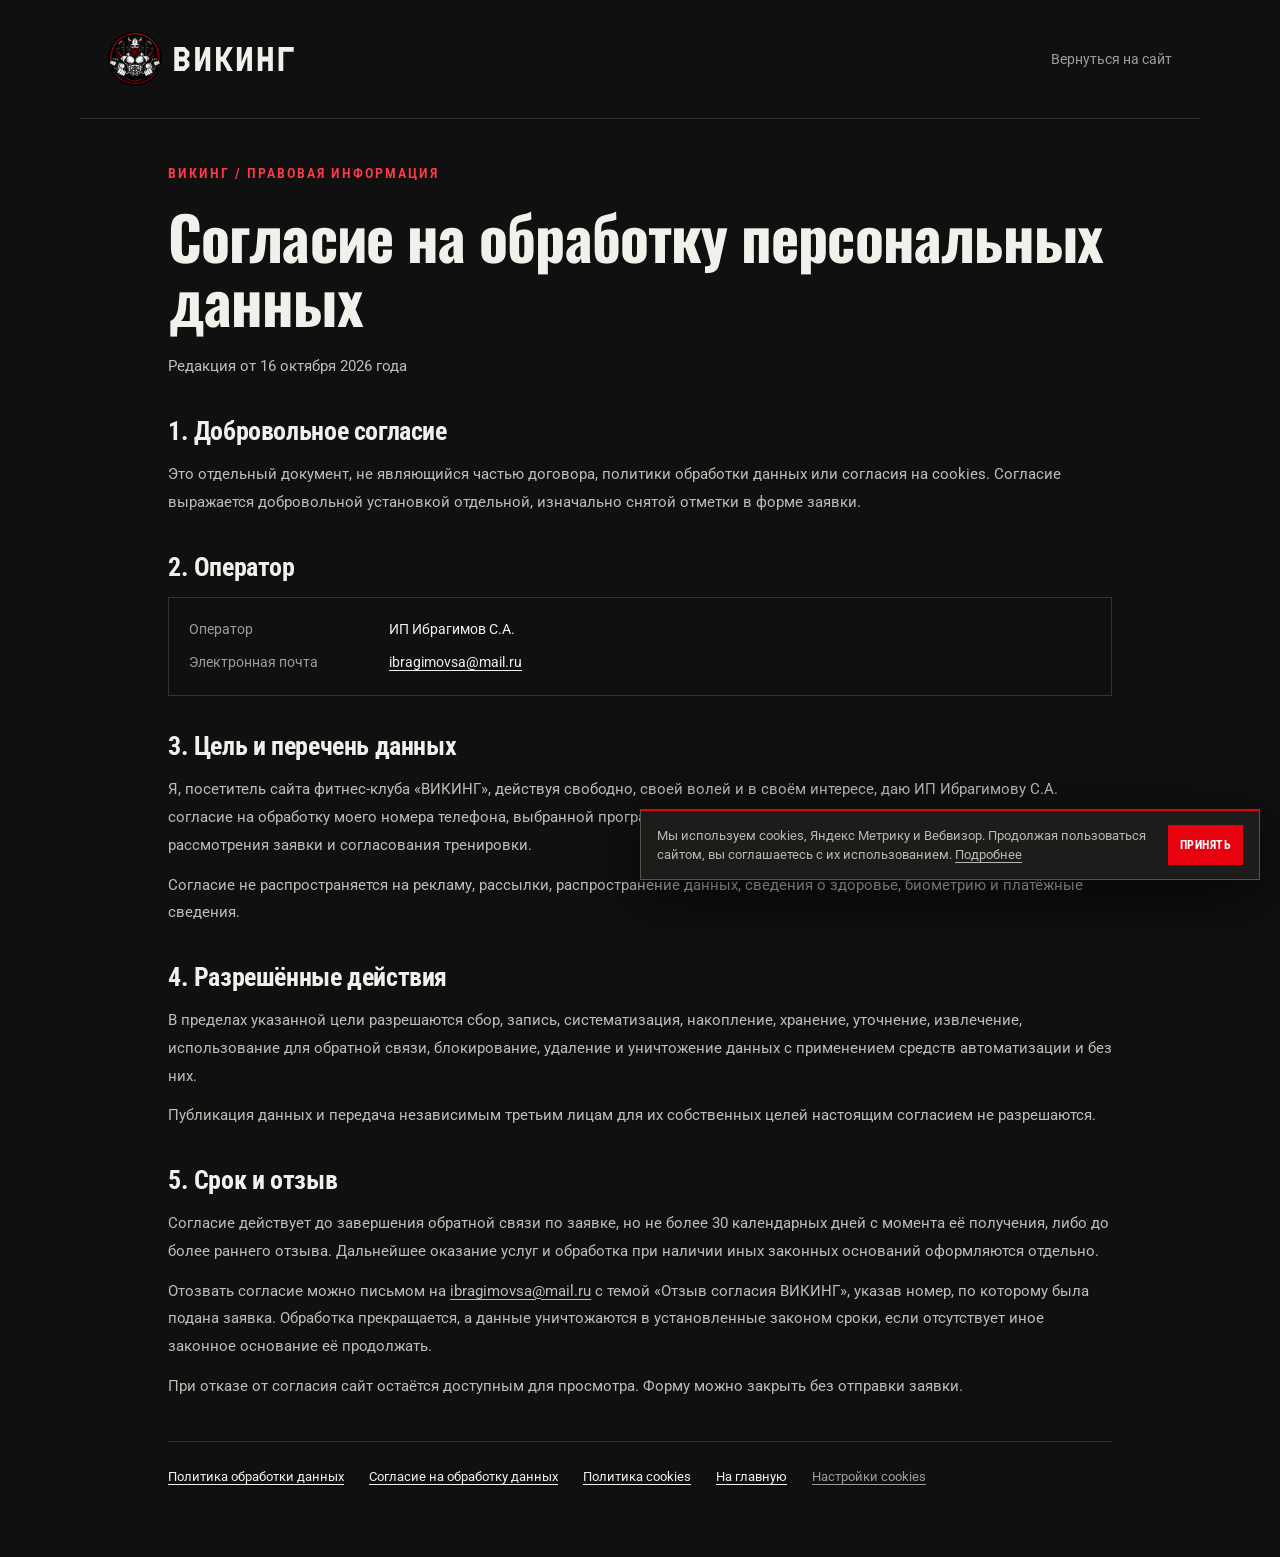
<file: consent.html>
<!DOCTYPE html><html lang="ru"><head><meta charset="UTF-8"><meta name="viewport" content="width=device-width,initial-scale=1"><meta name="robots" content="noindex,follow"><meta name="referrer" content="no-referrer">
  <meta http-equiv="Content-Security-Policy" content="default-src 'self'; script-src 'self' https://mc.yandex.ru https://mc.yandex.az https://mc.yandex.by https://mc.yandex.co.il https://mc.yandex.com https://mc.yandex.com.am https://mc.yandex.com.ge https://mc.yandex.com.tr https://mc.yandex.ee https://mc.yandex.fr https://mc.yandex.kg https://mc.yandex.kz https://mc.yandex.lt https://mc.yandex.lv https://mc.yandex.md https://mc.yandex.tj https://mc.yandex.tm https://mc.yandex.uz https://mc.webvisor.com https://mc.webvisor.org https://yastatic.net; style-src 'self'; img-src 'self' data: https://mc.yandex.ru https://mc.yandex.az https://mc.yandex.by https://mc.yandex.co.il https://mc.yandex.com https://mc.yandex.com.am https://mc.yandex.com.ge https://mc.yandex.com.tr https://mc.yandex.ee https://mc.yandex.fr https://mc.yandex.kg https://mc.yandex.kz https://mc.yandex.lt https://mc.yandex.lv https://mc.yandex.md https://mc.yandex.tj https://mc.yandex.tm https://mc.yandex.uz https://mc.webvisor.com https://mc.webvisor.org https://yastatic.net; font-src 'self'; connect-src https://mc.yandex.ru https://mc.yandex.az https://mc.yandex.by https://mc.yandex.co.il https://mc.yandex.com https://mc.yandex.com.am https://mc.yandex.com.ge https://mc.yandex.com.tr https://mc.yandex.ee https://mc.yandex.fr https://mc.yandex.kg https://mc.yandex.kz https://mc.yandex.lt https://mc.yandex.lv https://mc.yandex.md https://mc.yandex.tj https://mc.yandex.tm https://mc.yandex.uz https://mc.webvisor.com https://mc.webvisor.org wss://mc.yandex.ru wss://mc.yandex.az wss://mc.yandex.by wss://mc.yandex.co.il wss://mc.yandex.com wss://mc.yandex.com.am wss://mc.yandex.com.ge wss://mc.yandex.com.tr wss://mc.yandex.ee wss://mc.yandex.fr wss://mc.yandex.kg wss://mc.yandex.kz wss://mc.yandex.lt wss://mc.yandex.lv wss://mc.yandex.md wss://mc.yandex.tj wss://mc.yandex.tm wss://mc.yandex.uz wss://mc.webvisor.com wss://mc.webvisor.org https://yastatic.net; object-src 'none'; base-uri 'self'; form-action 'none'; frame-src blob: https://mc.yandex.ru https://mc.yandex.az https://mc.yandex.by https://mc.yandex.co.il https://mc.yandex.com https://mc.yandex.com.am https://mc.yandex.com.ge https://mc.yandex.com.tr https://mc.yandex.ee https://mc.yandex.fr https://mc.yandex.kg https://mc.yandex.kz https://mc.yandex.lt https://mc.yandex.lv https://mc.yandex.md https://mc.yandex.tj https://mc.yandex.tm https://mc.yandex.uz https://mc.webvisor.com https://mc.webvisor.org; child-src blob: https://mc.yandex.ru https://mc.yandex.az https://mc.yandex.by https://mc.yandex.co.il https://mc.yandex.com https://mc.yandex.com.am https://mc.yandex.com.ge https://mc.yandex.com.tr https://mc.yandex.ee https://mc.yandex.fr https://mc.yandex.kg https://mc.yandex.kz https://mc.yandex.lt https://mc.yandex.lv https://mc.yandex.md https://mc.yandex.tj https://mc.yandex.tm https://mc.yandex.uz https://mc.webvisor.com https://mc.webvisor.org; worker-src blob:"><title>Согласие на обработку персональных данных — ВИКИНГ</title><link rel="stylesheet" href="fonts.css?v=local-1"><link rel="stylesheet" href="styles.css?v=metrika-4"><link rel="stylesheet" href="privacy-ui.css?v=notice-4"><meta name="description" content="Отдельное согласие на обработку номера телефона и данных заявки на тренировку в фитнес-клубе ВИКИНГ."><script src="/metrika.js?v=goals-1" async></script>
</head><body class="legal-page"><header class="legal-header"><a class="brand" href="index.html" aria-label="ВИКИНГ — главная"><img class="brand-emblem" src="assets/viking-emblem.webp" alt="" width="1254" height="1254" decoding="async"><img class="brand-logo" src="assets/viking-wordmark.svg" alt="ВИКИНГ — фитнес-клуб" width="206" height="40" decoding="async"></a><a href="index.html">Вернуться на сайт</a></header><main class="legal-document"><div class="eyebrow">ВИКИНГ / ПРАВОВАЯ ИНФОРМАЦИЯ</div><h1>Согласие на обработку персональных данных</h1><p class="legal-version">Редакция от 16 октября 2026 года</p>
<h2>1. Добровольное согласие</h2><p>Это отдельный документ, не являющийся частью договора, политики обработки данных или согласия на cookies. Согласие выражается добровольной установкой отдельной, изначально снятой отметки в форме заявки.</p>
<h2>2. Оператор</h2><dl class="operator-details"><dt>Оператор</dt><dd>ИП Ибрагимов С.А.</dd><dt>Электронная почта</dt><dd><a href="mailto:ibragimovsa@mail.ru">ibragimovsa@mail.ru</a></dd></dl>
<h2>3. Цель и перечень данных</h2><p>Я, посетитель сайта фитнес-клуба «ВИКИНГ», действуя свободно, своей волей и в своём интересе, даю ИП Ибрагимову С.А. согласие на обработку моего номера телефона, выбранной программы, желаемых даты и времени занятия для связи со мной, рассмотрения заявки и согласования тренировки.</p><p>Согласие не распространяется на рекламу, рассылки, распространение данных, сведения о здоровье, биометрию и платёжные сведения.</p>
<h2>4. Разрешённые действия</h2><p>В пределах указанной цели разрешаются сбор, запись, систематизация, накопление, хранение, уточнение, извлечение, использование для обратной связи, блокирование, удаление и уничтожение данных с применением средств автоматизации и без них.</p><p>Публикация данных и передача независимым третьим лицам для их собственных целей настоящим согласием не разрешаются.</p>
<h2>5. Срок и отзыв</h2><p>Согласие действует до завершения обратной связи по заявке, но не более 30 календарных дней с момента её получения, либо до более раннего отзыва. Дальнейшее оказание услуг и обработка при наличии иных законных оснований оформляются отдельно.</p><p>Отозвать согласие можно письмом на <a href="mailto:ibragimovsa@mail.ru">ibragimovsa@mail.ru</a> с темой «Отзыв согласия ВИКИНГ», указав номер, по которому была подана заявка. Обработка прекращается, а данные уничтожаются в установленные законом сроки, если отсутствует иное законное основание её продолжать.</p><p>При отказе от согласия сайт остаётся доступным для просмотра. Форму можно закрыть без отправки заявки.</p><nav class="legal-document-nav" aria-label="Правовые документы"><a href="privacy.html">Политика обработки данных</a><a href="consent.html">Согласие на обработку данных</a><a href="cookies.html">Политика cookies</a><a href="index.html">На главную</a><button type="button" id="cookie-settings">Настройки cookies</button></nav></main><aside id="cookie-banner" class="cookie-banner" role="region" aria-label="Cookies и Яндекс Метрика" hidden>
<div><p>Мы используем cookies, Яндекс Метрику и Вебвизор. Продолжая пользоваться сайтом, вы соглашаетесь с их использованием. <a href="/cookies.html">Подробнее</a></p><label id="cookie-analytics-settings" class="metrica-consent-row" hidden><input type="checkbox" id="metrica-consent" autocomplete="off"><span>Яндекс Метрика и Вебвизор</span></label></div>
<div class="cookie-actions"><button type="button" class="button" id="cookie-accept">ПРИНЯТЬ</button><button type="button" class="button button-outline" id="cookie-reject" hidden>БЕЗ АНАЛИТИКИ</button></div></aside><script src="/privacy.js?v=metrika-4" defer></script><script src="/marketing.js?v=goals-1" defer></script></body></html>
</file>
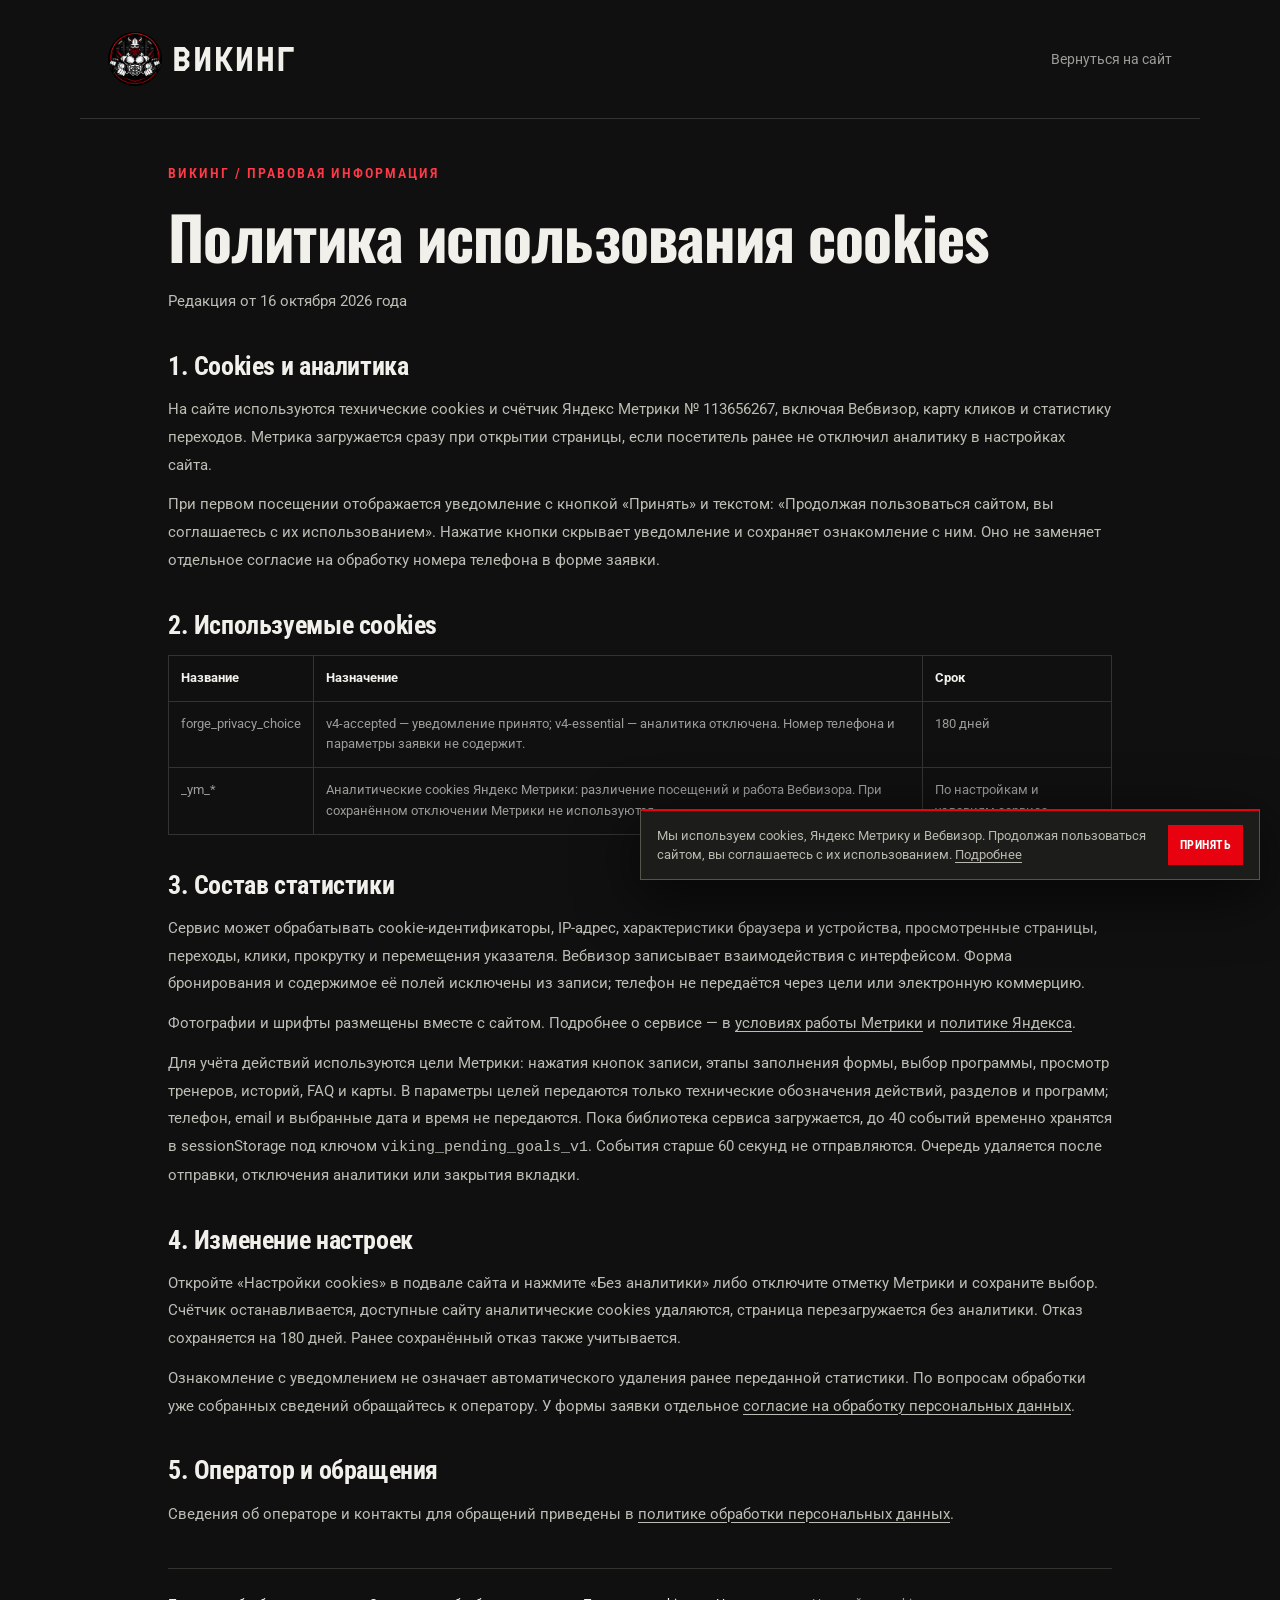
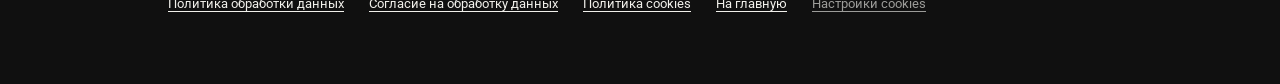
<file: cookies.html>
<!DOCTYPE html><html lang="ru"><head><meta charset="UTF-8"><meta name="viewport" content="width=device-width,initial-scale=1"><meta name="robots" content="noindex,follow"><meta name="referrer" content="no-referrer">
  <meta http-equiv="Content-Security-Policy" content="default-src 'self'; script-src 'self' https://mc.yandex.ru https://mc.yandex.az https://mc.yandex.by https://mc.yandex.co.il https://mc.yandex.com https://mc.yandex.com.am https://mc.yandex.com.ge https://mc.yandex.com.tr https://mc.yandex.ee https://mc.yandex.fr https://mc.yandex.kg https://mc.yandex.kz https://mc.yandex.lt https://mc.yandex.lv https://mc.yandex.md https://mc.yandex.tj https://mc.yandex.tm https://mc.yandex.uz https://mc.webvisor.com https://mc.webvisor.org https://yastatic.net; style-src 'self'; img-src 'self' data: https://mc.yandex.ru https://mc.yandex.az https://mc.yandex.by https://mc.yandex.co.il https://mc.yandex.com https://mc.yandex.com.am https://mc.yandex.com.ge https://mc.yandex.com.tr https://mc.yandex.ee https://mc.yandex.fr https://mc.yandex.kg https://mc.yandex.kz https://mc.yandex.lt https://mc.yandex.lv https://mc.yandex.md https://mc.yandex.tj https://mc.yandex.tm https://mc.yandex.uz https://mc.webvisor.com https://mc.webvisor.org https://yastatic.net; font-src 'self'; connect-src https://mc.yandex.ru https://mc.yandex.az https://mc.yandex.by https://mc.yandex.co.il https://mc.yandex.com https://mc.yandex.com.am https://mc.yandex.com.ge https://mc.yandex.com.tr https://mc.yandex.ee https://mc.yandex.fr https://mc.yandex.kg https://mc.yandex.kz https://mc.yandex.lt https://mc.yandex.lv https://mc.yandex.md https://mc.yandex.tj https://mc.yandex.tm https://mc.yandex.uz https://mc.webvisor.com https://mc.webvisor.org wss://mc.yandex.ru wss://mc.yandex.az wss://mc.yandex.by wss://mc.yandex.co.il wss://mc.yandex.com wss://mc.yandex.com.am wss://mc.yandex.com.ge wss://mc.yandex.com.tr wss://mc.yandex.ee wss://mc.yandex.fr wss://mc.yandex.kg wss://mc.yandex.kz wss://mc.yandex.lt wss://mc.yandex.lv wss://mc.yandex.md wss://mc.yandex.tj wss://mc.yandex.tm wss://mc.yandex.uz wss://mc.webvisor.com wss://mc.webvisor.org https://yastatic.net; object-src 'none'; base-uri 'self'; form-action 'none'; frame-src blob: https://mc.yandex.ru https://mc.yandex.az https://mc.yandex.by https://mc.yandex.co.il https://mc.yandex.com https://mc.yandex.com.am https://mc.yandex.com.ge https://mc.yandex.com.tr https://mc.yandex.ee https://mc.yandex.fr https://mc.yandex.kg https://mc.yandex.kz https://mc.yandex.lt https://mc.yandex.lv https://mc.yandex.md https://mc.yandex.tj https://mc.yandex.tm https://mc.yandex.uz https://mc.webvisor.com https://mc.webvisor.org; child-src blob: https://mc.yandex.ru https://mc.yandex.az https://mc.yandex.by https://mc.yandex.co.il https://mc.yandex.com https://mc.yandex.com.am https://mc.yandex.com.ge https://mc.yandex.com.tr https://mc.yandex.ee https://mc.yandex.fr https://mc.yandex.kg https://mc.yandex.kz https://mc.yandex.lt https://mc.yandex.lv https://mc.yandex.md https://mc.yandex.tj https://mc.yandex.tm https://mc.yandex.uz https://mc.webvisor.com https://mc.webvisor.org; worker-src blob:"><title>Политика использования cookies — ВИКИНГ</title><link rel="stylesheet" href="fonts.css?v=local-1"><link rel="stylesheet" href="styles.css?v=metrika-4"><link rel="stylesheet" href="privacy-ui.css?v=notice-4"><meta name="description" content="Использование технических cookies и управление настройками статистики на сайте фитнес-клуба ВИКИНГ."><script src="/metrika.js?v=goals-1" async></script>
</head><body class="legal-page"><header class="legal-header"><a class="brand" href="index.html" aria-label="ВИКИНГ — главная"><img class="brand-emblem" src="assets/viking-emblem.webp" alt="" width="1254" height="1254" decoding="async"><img class="brand-logo" src="assets/viking-wordmark.svg" alt="ВИКИНГ — фитнес-клуб" width="206" height="40" decoding="async"></a><a href="index.html">Вернуться на сайт</a></header><main class="legal-document"><div class="eyebrow">ВИКИНГ / ПРАВОВАЯ ИНФОРМАЦИЯ</div><h1>Политика использования cookies</h1><p class="legal-version">Редакция от 16 октября 2026 года</p>
    <h2>1. Cookies и аналитика</h2><p>На сайте используются технические cookies и счётчик Яндекс Метрики № 113656267, включая Вебвизор, карту кликов и статистику переходов. Метрика загружается сразу при открытии страницы, если посетитель ранее не отключил аналитику в настройках сайта.</p><p>При первом посещении отображается уведомление с кнопкой «Принять» и текстом: «Продолжая пользоваться сайтом, вы соглашаетесь с их использованием». Нажатие кнопки скрывает уведомление и сохраняет ознакомление с ним. Оно не заменяет отдельное согласие на обработку номера телефона в форме заявки.</p>
<h2>2. Используемые cookies</h2><div class="cookie-table-wrap"><table class="cookie-table"><thead><tr><th>Название</th><th>Назначение</th><th>Срок</th></tr></thead><tbody><tr><td>forge_privacy_choice</td><td>v4-accepted — уведомление принято; v4-essential — аналитика отключена. Номер телефона и параметры заявки не содержит.</td><td>180 дней</td></tr><tr><td>_ym_*</td><td>Аналитические cookies Яндекс Метрики: различение посещений и работа Вебвизора. При сохранённом отключении Метрики не используются.</td><td>По настройкам и условиям сервиса</td></tr></tbody></table></div>
<h2>3. Состав статистики</h2><p>Сервис может обрабатывать cookie-идентификаторы, IP-адрес, характеристики браузера и устройства, просмотренные страницы, переходы, клики, прокрутку и перемещения указателя. Вебвизор записывает взаимодействия с интерфейсом. Форма бронирования и содержимое её полей исключены из записи; телефон не передаётся через цели или электронную коммерцию.</p><p>Фотографии и шрифты размещены вместе с сайтом. Подробнее о сервисе — в <a href="metrica-consent.html">условиях работы Метрики</a> и <a href="https://yandex.ru/legal/confidential/ru/" target="_blank" rel="noopener noreferrer">политике Яндекса</a>.</p>
<p>Для учёта действий используются цели Метрики: нажатия кнопок записи, этапы заполнения формы, выбор программы, просмотр тренеров, историй, FAQ и карты. В параметры целей передаются только технические обозначения действий, разделов и программ; телефон, email и выбранные дата и время не передаются. Пока библиотека сервиса загружается, до 40 событий временно хранятся в sessionStorage под ключом <code>viking_pending_goals_v1</code>. События старше 60 секунд не отправляются. Очередь удаляется после отправки, отключения аналитики или закрытия вкладки.</p><h2>4. Изменение настроек</h2><p>Откройте «Настройки cookies» в подвале сайта и нажмите «Без аналитики» либо отключите отметку Метрики и сохраните выбор. Счётчик останавливается, доступные сайту аналитические cookies удаляются, страница перезагружается без аналитики. Отказ сохраняется на 180 дней. Ранее сохранённый отказ также учитывается.</p><p>Ознакомление с уведомлением не означает автоматического удаления ранее переданной статистики. По вопросам обработки уже собранных сведений обращайтесь к оператору. У формы заявки отдельное <a href="consent.html">согласие на обработку персональных данных</a>.</p>
<h2>5. Оператор и обращения</h2><p>Сведения об операторе и контакты для обращений приведены в <a href="privacy.html">политике обработки персональных данных</a>.</p><nav class="legal-document-nav" aria-label="Правовые документы"><a href="privacy.html">Политика обработки данных</a><a href="consent.html">Согласие на обработку данных</a><a href="cookies.html">Политика cookies</a><a href="index.html">На главную</a><button type="button" id="cookie-settings">Настройки cookies</button></nav></main><aside id="cookie-banner" class="cookie-banner" role="region" aria-label="Cookies и Яндекс Метрика" hidden>
<div><p>Мы используем cookies, Яндекс Метрику и Вебвизор. Продолжая пользоваться сайтом, вы соглашаетесь с их использованием. <a href="/cookies.html">Подробнее</a></p><label id="cookie-analytics-settings" class="metrica-consent-row" hidden><input type="checkbox" id="metrica-consent" autocomplete="off"><span>Яндекс Метрика и Вебвизор</span></label></div>
<div class="cookie-actions"><button type="button" class="button" id="cookie-accept">ПРИНЯТЬ</button><button type="button" class="button button-outline" id="cookie-reject" hidden>БЕЗ АНАЛИТИКИ</button></div></aside><script src="/privacy.js?v=metrika-4" defer></script><script src="/marketing.js?v=goals-1" defer></script></body></html>
</file>
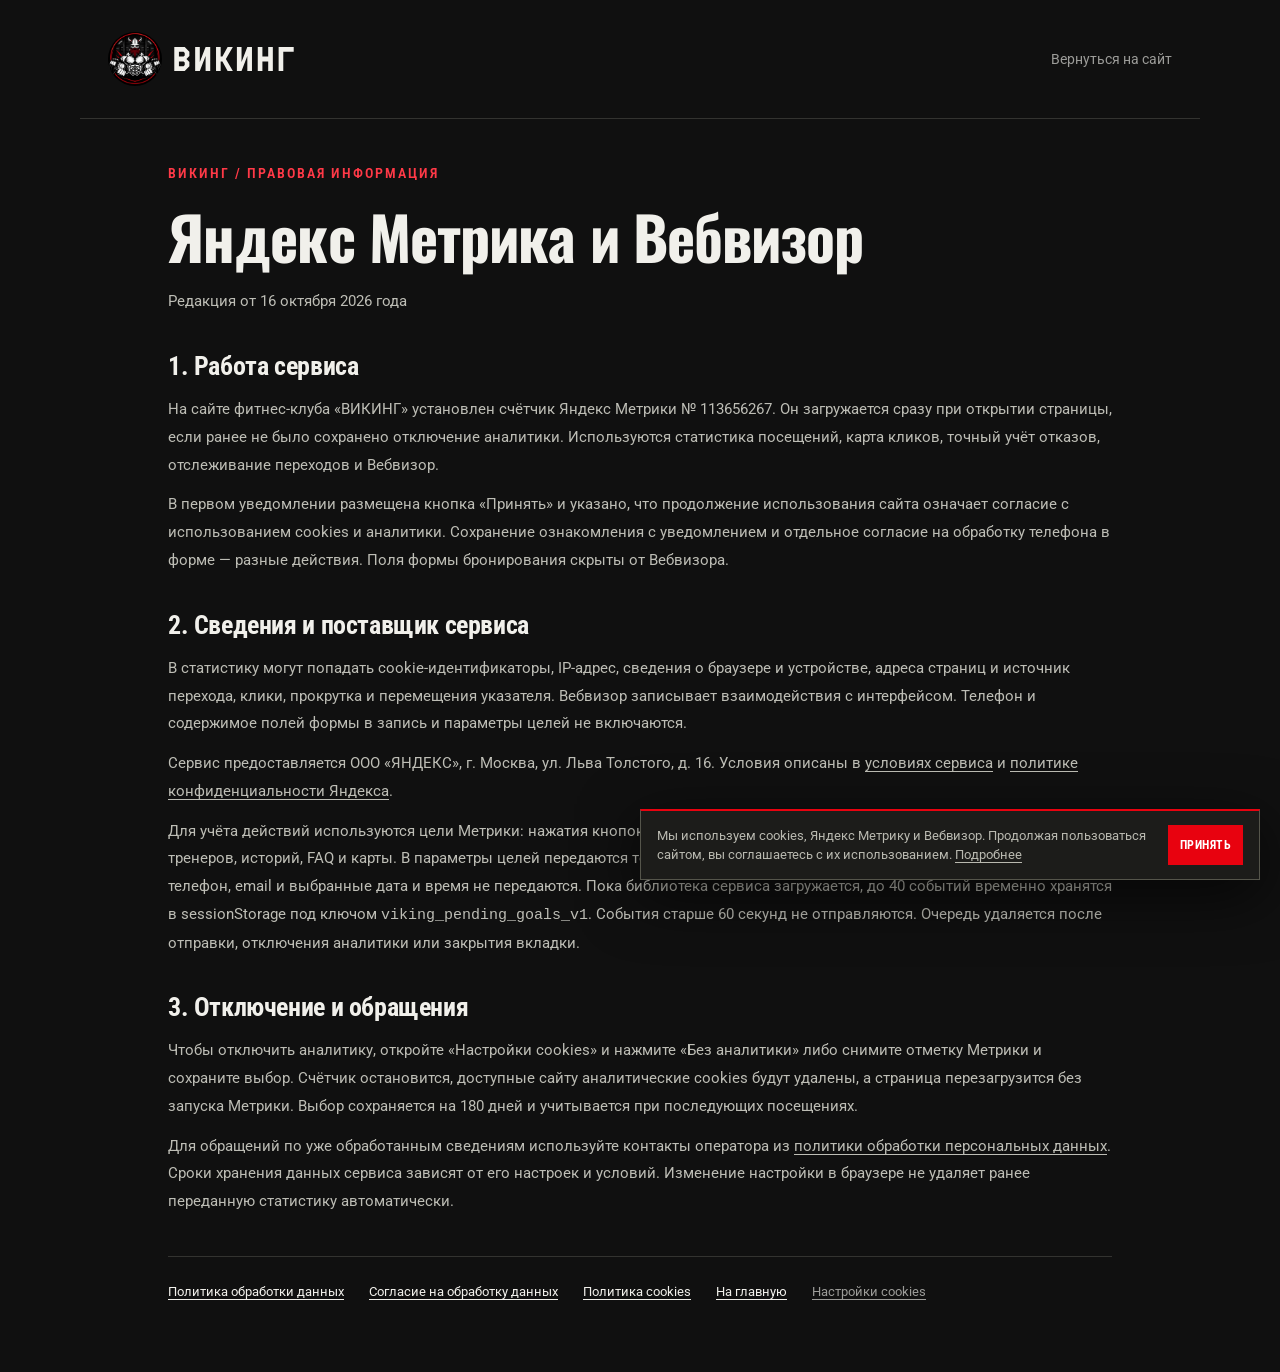
<file: metrica-consent.html>
<!DOCTYPE html><html lang="ru"><head><meta charset="UTF-8"><meta name="viewport" content="width=device-width,initial-scale=1"><meta name="robots" content="noindex,follow"><meta name="referrer" content="no-referrer">
  <meta http-equiv="Content-Security-Policy" content="default-src 'self'; script-src 'self' https://mc.yandex.ru https://mc.yandex.az https://mc.yandex.by https://mc.yandex.co.il https://mc.yandex.com https://mc.yandex.com.am https://mc.yandex.com.ge https://mc.yandex.com.tr https://mc.yandex.ee https://mc.yandex.fr https://mc.yandex.kg https://mc.yandex.kz https://mc.yandex.lt https://mc.yandex.lv https://mc.yandex.md https://mc.yandex.tj https://mc.yandex.tm https://mc.yandex.uz https://mc.webvisor.com https://mc.webvisor.org https://yastatic.net; style-src 'self'; img-src 'self' data: https://mc.yandex.ru https://mc.yandex.az https://mc.yandex.by https://mc.yandex.co.il https://mc.yandex.com https://mc.yandex.com.am https://mc.yandex.com.ge https://mc.yandex.com.tr https://mc.yandex.ee https://mc.yandex.fr https://mc.yandex.kg https://mc.yandex.kz https://mc.yandex.lt https://mc.yandex.lv https://mc.yandex.md https://mc.yandex.tj https://mc.yandex.tm https://mc.yandex.uz https://mc.webvisor.com https://mc.webvisor.org https://yastatic.net; font-src 'self'; connect-src https://mc.yandex.ru https://mc.yandex.az https://mc.yandex.by https://mc.yandex.co.il https://mc.yandex.com https://mc.yandex.com.am https://mc.yandex.com.ge https://mc.yandex.com.tr https://mc.yandex.ee https://mc.yandex.fr https://mc.yandex.kg https://mc.yandex.kz https://mc.yandex.lt https://mc.yandex.lv https://mc.yandex.md https://mc.yandex.tj https://mc.yandex.tm https://mc.yandex.uz https://mc.webvisor.com https://mc.webvisor.org wss://mc.yandex.ru wss://mc.yandex.az wss://mc.yandex.by wss://mc.yandex.co.il wss://mc.yandex.com wss://mc.yandex.com.am wss://mc.yandex.com.ge wss://mc.yandex.com.tr wss://mc.yandex.ee wss://mc.yandex.fr wss://mc.yandex.kg wss://mc.yandex.kz wss://mc.yandex.lt wss://mc.yandex.lv wss://mc.yandex.md wss://mc.yandex.tj wss://mc.yandex.tm wss://mc.yandex.uz wss://mc.webvisor.com wss://mc.webvisor.org https://yastatic.net; object-src 'none'; base-uri 'self'; form-action 'none'; frame-src blob: https://mc.yandex.ru https://mc.yandex.az https://mc.yandex.by https://mc.yandex.co.il https://mc.yandex.com https://mc.yandex.com.am https://mc.yandex.com.ge https://mc.yandex.com.tr https://mc.yandex.ee https://mc.yandex.fr https://mc.yandex.kg https://mc.yandex.kz https://mc.yandex.lt https://mc.yandex.lv https://mc.yandex.md https://mc.yandex.tj https://mc.yandex.tm https://mc.yandex.uz https://mc.webvisor.com https://mc.webvisor.org; child-src blob: https://mc.yandex.ru https://mc.yandex.az https://mc.yandex.by https://mc.yandex.co.il https://mc.yandex.com https://mc.yandex.com.am https://mc.yandex.com.ge https://mc.yandex.com.tr https://mc.yandex.ee https://mc.yandex.fr https://mc.yandex.kg https://mc.yandex.kz https://mc.yandex.lt https://mc.yandex.lv https://mc.yandex.md https://mc.yandex.tj https://mc.yandex.tm https://mc.yandex.uz https://mc.webvisor.com https://mc.webvisor.org; worker-src blob:"><title>Яндекс Метрика и Вебвизор — ВИКИНГ</title><link rel="stylesheet" href="fonts.css?v=local-1"><link rel="stylesheet" href="styles.css?v=metrika-4"><link rel="stylesheet" href="privacy-ui.css?v=notice-4"><meta name="description" content="Работа Яндекс Метрики и Вебвизора на сайте ВИКИНГ: автоматический запуск, состав статистики и отключение аналитики."><script src="/metrika.js?v=goals-1" async></script>
</head><body class="legal-page"><header class="legal-header"><a class="brand" href="index.html" aria-label="ВИКИНГ — главная"><img class="brand-emblem" src="assets/viking-emblem.webp" alt="" width="1254" height="1254" decoding="async"><img class="brand-logo" src="assets/viking-wordmark.svg" alt="ВИКИНГ — фитнес-клуб" width="206" height="40" decoding="async"></a><a href="index.html">Вернуться на сайт</a></header><main class="legal-document"><div class="eyebrow">ВИКИНГ / ПРАВОВАЯ ИНФОРМАЦИЯ</div><h1>Яндекс Метрика и Вебвизор</h1><p class="legal-version">Редакция от 16 октября 2026 года</p>
<h2>1. Работа сервиса</h2><p>На сайте фитнес-клуба «ВИКИНГ» установлен счётчик Яндекс Метрики № 113656267. Он загружается сразу при открытии страницы, если ранее не было сохранено отключение аналитики. Используются статистика посещений, карта кликов, точный учёт отказов, отслеживание переходов и Вебвизор.</p><p>В первом уведомлении размещена кнопка «Принять» и указано, что продолжение использования сайта означает согласие с использованием cookies и аналитики. Сохранение ознакомления с уведомлением и отдельное согласие на обработку телефона в форме — разные действия. Поля формы бронирования скрыты от Вебвизора.</p>
<h2>2. Сведения и поставщик сервиса</h2><p>В статистику могут попадать cookie-идентификаторы, IP-адрес, сведения о браузере и устройстве, адреса страниц и источник перехода, клики, прокрутка и перемещения указателя. Вебвизор записывает взаимодействия с интерфейсом. Телефон и содержимое полей формы в запись и параметры целей не включаются.</p><p>Сервис предоставляется ООО «ЯНДЕКС», г. Москва, ул. Льва Толстого, д. 16. Условия описаны в <a href="https://yandex.ru/legal/metrica_termsofuse/ru/" target="_blank" rel="noopener noreferrer">условиях сервиса</a> и <a href="https://yandex.ru/legal/confidential/ru/" target="_blank" rel="noopener noreferrer">политике конфиденциальности Яндекса</a>.</p>
<p>Для учёта действий используются цели Метрики: нажатия кнопок записи, этапы заполнения формы, выбор программы, просмотр тренеров, историй, FAQ и карты. В параметры целей передаются только технические обозначения действий, разделов и программ; телефон, email и выбранные дата и время не передаются. Пока библиотека сервиса загружается, до 40 событий временно хранятся в sessionStorage под ключом <code>viking_pending_goals_v1</code>. События старше 60 секунд не отправляются. Очередь удаляется после отправки, отключения аналитики или закрытия вкладки.</p><h2>3. Отключение и обращения</h2><p>Чтобы отключить аналитику, откройте «Настройки cookies» и нажмите «Без аналитики» либо снимите отметку Метрики и сохраните выбор. Счётчик остановится, доступные сайту аналитические cookies будут удалены, а страница перезагрузится без запуска Метрики. Выбор сохраняется на 180 дней и учитывается при последующих посещениях.</p><p>Для обращений по уже обработанным сведениям используйте контакты оператора из <a href="privacy.html">политики обработки персональных данных</a>. Сроки хранения данных сервиса зависят от его настроек и условий. Изменение настройки в браузере не удаляет ранее переданную статистику автоматически.</p><nav class="legal-document-nav" aria-label="Правовые документы"><a href="privacy.html">Политика обработки данных</a><a href="consent.html">Согласие на обработку данных</a><a href="cookies.html">Политика cookies</a><a href="index.html">На главную</a><button type="button" id="cookie-settings">Настройки cookies</button></nav></main><aside id="cookie-banner" class="cookie-banner" role="region" aria-label="Cookies и Яндекс Метрика" hidden>
<div><p>Мы используем cookies, Яндекс Метрику и Вебвизор. Продолжая пользоваться сайтом, вы соглашаетесь с их использованием. <a href="/cookies.html">Подробнее</a></p><label id="cookie-analytics-settings" class="metrica-consent-row" hidden><input type="checkbox" id="metrica-consent" autocomplete="off"><span>Яндекс Метрика и Вебвизор</span></label></div>
<div class="cookie-actions"><button type="button" class="button" id="cookie-accept">ПРИНЯТЬ</button><button type="button" class="button button-outline" id="cookie-reject" hidden>БЕЗ АНАЛИТИКИ</button></div></aside><script src="/privacy.js?v=metrika-4" defer></script><script src="/marketing.js?v=goals-1" defer></script></body></html>
</file>
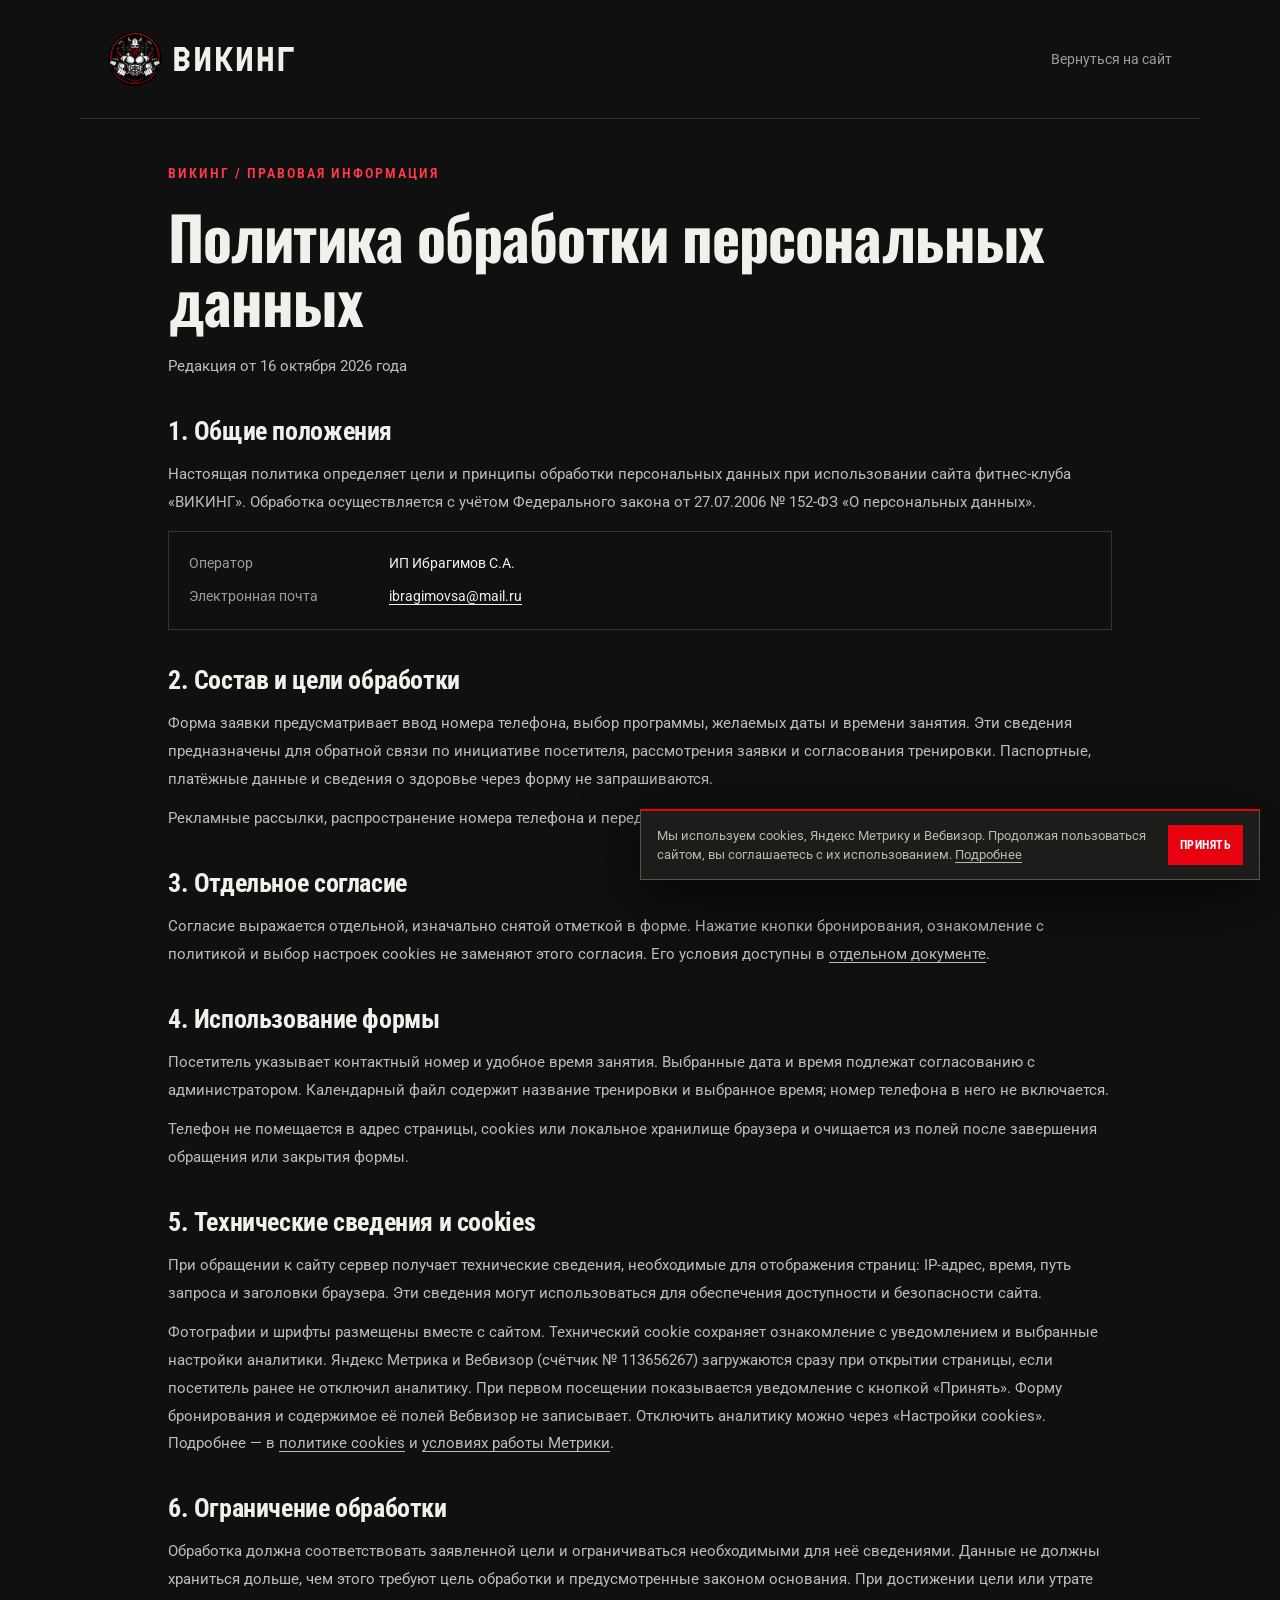
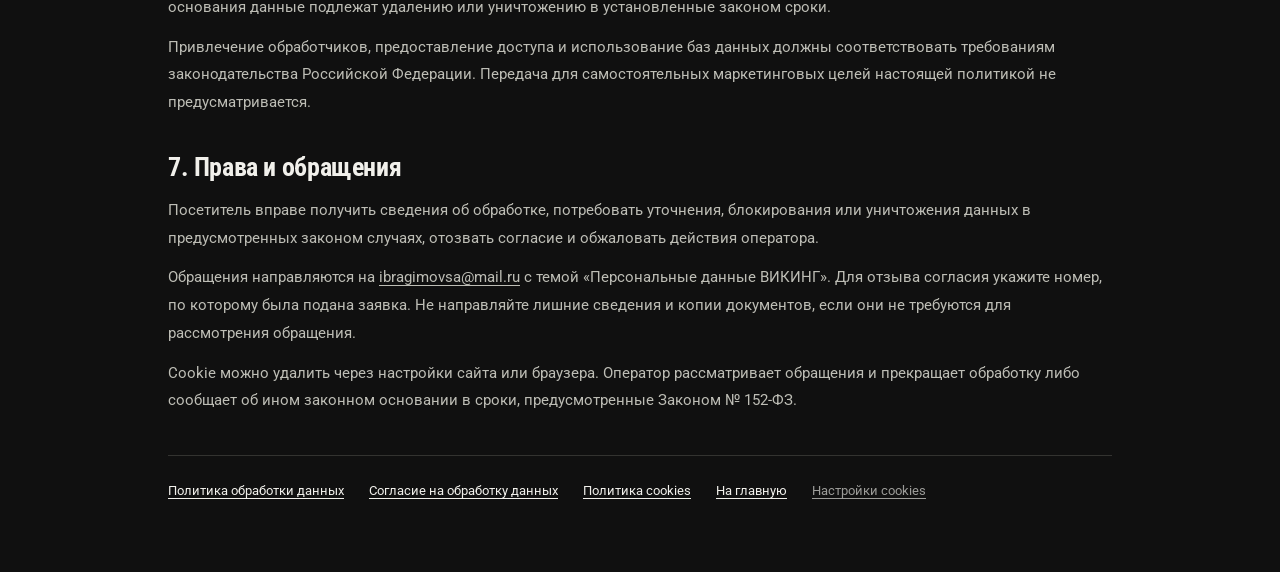
<file: privacy.html>
<!DOCTYPE html><html lang="ru"><head><meta charset="UTF-8"><meta name="viewport" content="width=device-width,initial-scale=1"><meta name="robots" content="noindex,follow"><meta name="referrer" content="no-referrer">
  <meta http-equiv="Content-Security-Policy" content="default-src 'self'; script-src 'self' https://mc.yandex.ru https://mc.yandex.az https://mc.yandex.by https://mc.yandex.co.il https://mc.yandex.com https://mc.yandex.com.am https://mc.yandex.com.ge https://mc.yandex.com.tr https://mc.yandex.ee https://mc.yandex.fr https://mc.yandex.kg https://mc.yandex.kz https://mc.yandex.lt https://mc.yandex.lv https://mc.yandex.md https://mc.yandex.tj https://mc.yandex.tm https://mc.yandex.uz https://mc.webvisor.com https://mc.webvisor.org https://yastatic.net; style-src 'self'; img-src 'self' data: https://mc.yandex.ru https://mc.yandex.az https://mc.yandex.by https://mc.yandex.co.il https://mc.yandex.com https://mc.yandex.com.am https://mc.yandex.com.ge https://mc.yandex.com.tr https://mc.yandex.ee https://mc.yandex.fr https://mc.yandex.kg https://mc.yandex.kz https://mc.yandex.lt https://mc.yandex.lv https://mc.yandex.md https://mc.yandex.tj https://mc.yandex.tm https://mc.yandex.uz https://mc.webvisor.com https://mc.webvisor.org https://yastatic.net; font-src 'self'; connect-src https://mc.yandex.ru https://mc.yandex.az https://mc.yandex.by https://mc.yandex.co.il https://mc.yandex.com https://mc.yandex.com.am https://mc.yandex.com.ge https://mc.yandex.com.tr https://mc.yandex.ee https://mc.yandex.fr https://mc.yandex.kg https://mc.yandex.kz https://mc.yandex.lt https://mc.yandex.lv https://mc.yandex.md https://mc.yandex.tj https://mc.yandex.tm https://mc.yandex.uz https://mc.webvisor.com https://mc.webvisor.org wss://mc.yandex.ru wss://mc.yandex.az wss://mc.yandex.by wss://mc.yandex.co.il wss://mc.yandex.com wss://mc.yandex.com.am wss://mc.yandex.com.ge wss://mc.yandex.com.tr wss://mc.yandex.ee wss://mc.yandex.fr wss://mc.yandex.kg wss://mc.yandex.kz wss://mc.yandex.lt wss://mc.yandex.lv wss://mc.yandex.md wss://mc.yandex.tj wss://mc.yandex.tm wss://mc.yandex.uz wss://mc.webvisor.com wss://mc.webvisor.org https://yastatic.net; object-src 'none'; base-uri 'self'; form-action 'none'; frame-src blob: https://mc.yandex.ru https://mc.yandex.az https://mc.yandex.by https://mc.yandex.co.il https://mc.yandex.com https://mc.yandex.com.am https://mc.yandex.com.ge https://mc.yandex.com.tr https://mc.yandex.ee https://mc.yandex.fr https://mc.yandex.kg https://mc.yandex.kz https://mc.yandex.lt https://mc.yandex.lv https://mc.yandex.md https://mc.yandex.tj https://mc.yandex.tm https://mc.yandex.uz https://mc.webvisor.com https://mc.webvisor.org; child-src blob: https://mc.yandex.ru https://mc.yandex.az https://mc.yandex.by https://mc.yandex.co.il https://mc.yandex.com https://mc.yandex.com.am https://mc.yandex.com.ge https://mc.yandex.com.tr https://mc.yandex.ee https://mc.yandex.fr https://mc.yandex.kg https://mc.yandex.kz https://mc.yandex.lt https://mc.yandex.lv https://mc.yandex.md https://mc.yandex.tj https://mc.yandex.tm https://mc.yandex.uz https://mc.webvisor.com https://mc.webvisor.org; worker-src blob:"><title>Политика обработки персональных данных — ВИКИНГ</title><link rel="stylesheet" href="fonts.css?v=local-1"><link rel="stylesheet" href="styles.css?v=metrika-4"><link rel="stylesheet" href="privacy-ui.css?v=notice-4"><meta name="description" content="Политика обработки персональных данных посетителей фитнес-клуба ВИКИНГ. Цели обработки, права посетителя и контакты оператора."><script src="/metrika.js?v=goals-1" async></script>
</head><body class="legal-page"><header class="legal-header"><a class="brand" href="index.html" aria-label="ВИКИНГ — главная"><img class="brand-emblem" src="assets/viking-emblem.webp" alt="" width="1254" height="1254" decoding="async"><img class="brand-logo" src="assets/viking-wordmark.svg" alt="ВИКИНГ — фитнес-клуб" width="206" height="40" decoding="async"></a><a href="index.html">Вернуться на сайт</a></header><main class="legal-document"><div class="eyebrow">ВИКИНГ / ПРАВОВАЯ ИНФОРМАЦИЯ</div><h1>Политика обработки персональных данных</h1><p class="legal-version">Редакция от 16 октября 2026 года</p>
<h2>1. Общие положения</h2><p>Настоящая политика определяет цели и принципы обработки персональных данных при использовании сайта фитнес-клуба «ВИКИНГ». Обработка осуществляется с учётом Федерального закона от 27.07.2006 № 152-ФЗ «О персональных данных».</p><dl class="operator-details"><dt>Оператор</dt><dd>ИП Ибрагимов С.А.</dd><dt>Электронная почта</dt><dd><a href="mailto:ibragimovsa@mail.ru">ibragimovsa@mail.ru</a></dd></dl>
<h2>2. Состав и цели обработки</h2><p>Форма заявки предусматривает ввод номера телефона, выбор программы, желаемых даты и времени занятия. Эти сведения предназначены для обратной связи по инициативе посетителя, рассмотрения заявки и согласования тренировки. Паспортные, платёжные данные и сведения о здоровье через форму не запрашиваются.</p><p>Рекламные рассылки, распространение номера телефона и передача для стороннего маркетинга не входят в цель обращения.</p>
<h2>3. Отдельное согласие</h2><p>Согласие выражается отдельной, изначально снятой отметкой в форме. Нажатие кнопки бронирования, ознакомление с политикой и выбор настроек cookies не заменяют этого согласия. Его условия доступны в <a href="consent.html">отдельном документе</a>.</p>
<h2>4. Использование формы</h2><p>Посетитель указывает контактный номер и удобное время занятия. Выбранные дата и время подлежат согласованию с администратором. Календарный файл содержит название тренировки и выбранное время; номер телефона в него не включается.</p><p>Телефон не помещается в адрес страницы, cookies или локальное хранилище браузера и очищается из полей после завершения обращения или закрытия формы.</p>
<h2>5. Технические сведения и cookies</h2><p>При обращении к сайту сервер получает технические сведения, необходимые для отображения страниц: IP-адрес, время, путь запроса и заголовки браузера. Эти сведения могут использоваться для обеспечения доступности и безопасности сайта.</p><p>Фотографии и шрифты размещены вместе с сайтом. Технический cookie сохраняет ознакомление с уведомлением и выбранные настройки аналитики. Яндекс Метрика и Вебвизор (счётчик № 113656267) загружаются сразу при открытии страницы, если посетитель ранее не отключил аналитику. При первом посещении показывается уведомление с кнопкой «Принять». Форму бронирования и содержимое её полей Вебвизор не записывает. Отключить аналитику можно через «Настройки cookies». Подробнее — в <a href="cookies.html">политике cookies</a> и <a href="metrica-consent.html">условиях работы Метрики</a>.</p>
<h2>6. Ограничение обработки</h2><p>Обработка должна соответствовать заявленной цели и ограничиваться необходимыми для неё сведениями. Данные не должны храниться дольше, чем этого требуют цель обработки и предусмотренные законом основания. При достижении цели или утрате основания данные подлежат удалению или уничтожению в установленные законом сроки.</p><p>Привлечение обработчиков, предоставление доступа и использование баз данных должны соответствовать требованиям законодательства Российской Федерации. Передача для самостоятельных маркетинговых целей настоящей политикой не предусматривается.</p>
<h2>7. Права и обращения</h2><p>Посетитель вправе получить сведения об обработке, потребовать уточнения, блокирования или уничтожения данных в предусмотренных законом случаях, отозвать согласие и обжаловать действия оператора.</p><p>Обращения направляются на <a href="mailto:ibragimovsa@mail.ru">ibragimovsa@mail.ru</a> с темой «Персональные данные ВИКИНГ». Для отзыва согласия укажите номер, по которому была подана заявка. Не направляйте лишние сведения и копии документов, если они не требуются для рассмотрения обращения.</p><p>Cookie можно удалить через настройки сайта или браузера. Оператор рассматривает обращения и прекращает обработку либо сообщает об ином законном основании в сроки, предусмотренные Законом № 152-ФЗ.</p><nav class="legal-document-nav" aria-label="Правовые документы"><a href="privacy.html">Политика обработки данных</a><a href="consent.html">Согласие на обработку данных</a><a href="cookies.html">Политика cookies</a><a href="index.html">На главную</a><button type="button" id="cookie-settings">Настройки cookies</button></nav></main><aside id="cookie-banner" class="cookie-banner" role="region" aria-label="Cookies и Яндекс Метрика" hidden>
<div><p>Мы используем cookies, Яндекс Метрику и Вебвизор. Продолжая пользоваться сайтом, вы соглашаетесь с их использованием. <a href="/cookies.html">Подробнее</a></p><label id="cookie-analytics-settings" class="metrica-consent-row" hidden><input type="checkbox" id="metrica-consent" autocomplete="off"><span>Яндекс Метрика и Вебвизор</span></label></div>
<div class="cookie-actions"><button type="button" class="button" id="cookie-accept">ПРИНЯТЬ</button><button type="button" class="button button-outline" id="cookie-reject" hidden>БЕЗ АНАЛИТИКИ</button></div></aside><script src="/privacy.js?v=metrika-4" defer></script><script src="/marketing.js?v=goals-1" defer></script></body></html>
</file>
<file: fonts.css>
/* vietnamese */
@font-face {
  font-family: 'Anton';
  font-style: normal;
  font-weight: 400;
  font-display: swap;
  src: url(assets/fonts/font-00.woff2) format('woff2');
  unicode-range: U+0102-0103, U+0110-0111, U+0128-0129, U+0168-0169, U+01A0-01A1, U+01AF-01B0, U+0300-0301, U+0303-0304, U+0308-0309, U+0323, U+0329, U+1EA0-1EF9, U+20AB;
}
/* latin-ext */
@font-face {
  font-family: 'Anton';
  font-style: normal;
  font-weight: 400;
  font-display: swap;
  src: url(assets/fonts/font-01.woff2) format('woff2');
  unicode-range: U+0100-02BA, U+02BD-02C5, U+02C7-02CC, U+02CE-02D7, U+02DD-02FF, U+0304, U+0308, U+0329, U+1D00-1DBF, U+1E00-1E9F, U+1EF2-1EFF, U+2020, U+20A0-20AB, U+20AD-20C4, U+2113, U+2C60-2C7F, U+A720-A7FF;
}
/* latin */
@font-face {
  font-family: 'Anton';
  font-style: normal;
  font-weight: 400;
  font-display: swap;
  src: url(assets/fonts/font-02.woff2) format('woff2');
  unicode-range: U+0000-00FF, U+0131, U+0152-0153, U+02BB-02BC, U+02C6, U+02DA, U+02DC, U+0304, U+0308, U+0329, U+2000-206F, U+20AC, U+2122, U+2191, U+2193, U+2212, U+2215, U+FEFF, U+FFFD;
}
/* cyrillic-ext */
@font-face {
  font-family: 'Oswald';
  font-style: normal;
  font-weight: 700;
  font-display: swap;
  src: url(assets/fonts/font-07.woff2) format('woff2');
  unicode-range: U+0460-052F, U+1C80-1C8A, U+20B4, U+2DE0-2DFF, U+A640-A69F, U+FE2E-FE2F;
}
/* cyrillic */
@font-face {
  font-family: 'Oswald';
  font-style: normal;
  font-weight: 700;
  font-display: swap;
  src: url(assets/fonts/font-03.woff2) format('woff2');
  unicode-range: U+0301, U+0400-045F, U+0490-0491, U+04B0-04B1, U+2116;
}
/* vietnamese */
@font-face {
  font-family: 'Oswald';
  font-style: normal;
  font-weight: 700;
  font-display: swap;
  src: url(assets/fonts/font-06.woff2) format('woff2');
  unicode-range: U+0102-0103, U+0110-0111, U+0128-0129, U+0168-0169, U+01A0-01A1, U+01AF-01B0, U+0300-0301, U+0303-0304, U+0308-0309, U+0323, U+0329, U+1EA0-1EF9, U+20AB;
}
/* latin-ext */
@font-face {
  font-family: 'Oswald';
  font-style: normal;
  font-weight: 700;
  font-display: swap;
  src: url(assets/fonts/font-05.woff2) format('woff2');
  unicode-range: U+0100-02BA, U+02BD-02C5, U+02C7-02CC, U+02CE-02D7, U+02DD-02FF, U+0304, U+0308, U+0329, U+1D00-1DBF, U+1E00-1E9F, U+1EF2-1EFF, U+2020, U+20A0-20AB, U+20AD-20C4, U+2113, U+2C60-2C7F, U+A720-A7FF;
}
/* latin */
@font-face {
  font-family: 'Oswald';
  font-style: normal;
  font-weight: 700;
  font-display: swap;
  src: url(assets/fonts/font-04.woff2) format('woff2');
  unicode-range: U+0000-00FF, U+0131, U+0152-0153, U+02BB-02BC, U+02C6, U+02DA, U+02DC, U+0304, U+0308, U+0329, U+2000-206F, U+20AC, U+2122, U+2191, U+2193, U+2212, U+2215, U+FEFF, U+FFFD;
}
/* cyrillic-ext */
@font-face {
  font-family: 'Roboto';
  font-style: normal;
  font-weight: 400;
  font-stretch: 100%;
  font-display: swap;
  src: url(assets/fonts/font-10.woff2) format('woff2');
  unicode-range: U+0460-052F, U+1C80-1C8A, U+20B4, U+2DE0-2DFF, U+A640-A69F, U+FE2E-FE2F;
}
/* cyrillic */
@font-face {
  font-family: 'Roboto';
  font-style: normal;
  font-weight: 400;
  font-stretch: 100%;
  font-display: swap;
  src: url(assets/fonts/font-13.woff2) format('woff2');
  unicode-range: U+0301, U+0400-045F, U+0490-0491, U+04B0-04B1, U+2116;
}
/* greek-ext */
@font-face {
  font-family: 'Roboto';
  font-style: normal;
  font-weight: 400;
  font-stretch: 100%;
  font-display: swap;
  src: url(assets/fonts/font-09.woff2) format('woff2');
  unicode-range: U+1F00-1FFF;
}
/* greek */
@font-face {
  font-family: 'Roboto';
  font-style: normal;
  font-weight: 400;
  font-stretch: 100%;
  font-display: swap;
  src: url(assets/fonts/font-08.woff2) format('woff2');
  unicode-range: U+0370-0377, U+037A-037F, U+0384-038A, U+038C, U+038E-03A1, U+03A3-03FF;
}
/* math */
@font-face {
  font-family: 'Roboto';
  font-style: normal;
  font-weight: 400;
  font-stretch: 100%;
  font-display: swap;
  src: url(assets/fonts/font-15.woff2) format('woff2');
  unicode-range: U+0302-0303, U+0305, U+0307-0308, U+0310, U+0312, U+0315, U+031A, U+0326-0327, U+032C, U+032F-0330, U+0332-0333, U+0338, U+033A, U+0346, U+034D, U+0391-03A1, U+03A3-03A9, U+03B1-03C9, U+03D1, U+03D5-03D6, U+03F0-03F1, U+03F4-03F5, U+2016-2017, U+2034-2038, U+203C, U+2040, U+2043, U+2047, U+2050, U+2057, U+205F, U+2070-2071, U+2074-209F, U+20D0-20DC, U+20E1, U+20E5-20EF, U+2100-2112, U+2114-2115, U+2117-2121, U+2123-214F, U+2190, U+2192, U+2194-21AE, U+21B0-21E5, U+21F1-21F2, U+21F4-2211, U+2213-2214, U+2216-22FF, U+2308-230B, U+2310, U+2319, U+231C-2321, U+2336-237A, U+237C, U+2395, U+239B-23B7, U+23D0, U+23DC-23E1, U+2474-2475, U+25AF, U+25B3, U+25B7, U+25BD, U+25C1, U+25CA, U+25CC, U+25FB, U+266D-266F, U+27C0-27FF, U+2900-2AFF, U+2B0E-2B11, U+2B30-2B4C, U+2BFE, U+3030, U+FF5B, U+FF5D, U+1D400-1D7FF, U+1EE00-1EEFF;
}
/* symbols */
@font-face {
  font-family: 'Roboto';
  font-style: normal;
  font-weight: 400;
  font-stretch: 100%;
  font-display: swap;
  src: url(assets/fonts/font-16.woff2) format('woff2');
  unicode-range: U+0001-000C, U+000E-001F, U+007F-009F, U+20DD-20E0, U+20E2-20E4, U+2150-218F, U+2190, U+2192, U+2194-2199, U+21AF, U+21E6-21F0, U+21F3, U+2218-2219, U+2299, U+22C4-22C6, U+2300-243F, U+2440-244A, U+2460-24FF, U+25A0-27BF, U+2800-28FF, U+2921-2922, U+2981, U+29BF, U+29EB, U+2B00-2BFF, U+4DC0-4DFF, U+FFF9-FFFB, U+10140-1018E, U+10190-1019C, U+101A0, U+101D0-101FD, U+102E0-102FB, U+10E60-10E7E, U+1D2C0-1D2D3, U+1D2E0-1D37F, U+1F000-1F0FF, U+1F100-1F1AE, U+1F1E6-1F1FF, U+1F30D-1F30F, U+1F315, U+1F31C, U+1F31E, U+1F320-1F32C, U+1F336, U+1F378, U+1F37D, U+1F382, U+1F393-1F39F, U+1F3A7-1F3A8, U+1F3AC-1F3AF, U+1F3C2, U+1F3C4-1F3C6, U+1F3CA-1F3CE, U+1F3D4-1F3E0, U+1F3ED, U+1F3F1-1F3F3, U+1F3F5-1F3F7, U+1F408, U+1F415, U+1F41F, U+1F426, U+1F43F, U+1F441-1F442, U+1F444, U+1F446-1F449, U+1F44C-1F44E, U+1F453, U+1F46A, U+1F47D, U+1F4A3, U+1F4B0, U+1F4B3, U+1F4B9, U+1F4BB, U+1F4BF, U+1F4C8-1F4CB, U+1F4D6, U+1F4DA, U+1F4DF, U+1F4E3-1F4E6, U+1F4EA-1F4ED, U+1F4F7, U+1F4F9-1F4FB, U+1F4FD-1F4FE, U+1F503, U+1F507-1F50B, U+1F50D, U+1F512-1F513, U+1F53E-1F54A, U+1F54F-1F5FA, U+1F610, U+1F650-1F67F, U+1F687, U+1F68D, U+1F691, U+1F694, U+1F698, U+1F6AD, U+1F6B2, U+1F6B9-1F6BA, U+1F6BC, U+1F6C6-1F6CF, U+1F6D3-1F6D7, U+1F6E0-1F6EA, U+1F6F0-1F6F3, U+1F6F7-1F6FC, U+1F700-1F80B, U+1F810-1F847, U+1F850-1F859, U+1F860-1F887, U+1F890-1F8AD, U+1F8B0-1F8BB, U+1F8C0-1F8C1, U+1F8D0-1F8D8, U+1F900-1F90B, U+1F93B, U+1F946, U+1F984, U+1F996, U+1F9E9, U+1FA00-1FA6F, U+1FA70-1FA7C, U+1FA80-1FAC6, U+1FAC8, U+1FACC-1FADD, U+1FADF-1FAEB, U+1FAEF-1FAFA, U+1FB00-1FBFF;
}
/* vietnamese */
@font-face {
  font-family: 'Roboto';
  font-style: normal;
  font-weight: 400;
  font-stretch: 100%;
  font-display: swap;
  src: url(assets/fonts/font-12.woff2) format('woff2');
  unicode-range: U+0102-0103, U+0110-0111, U+0128-0129, U+0168-0169, U+01A0-01A1, U+01AF-01B0, U+0300-0301, U+0303-0304, U+0308-0309, U+0323, U+0329, U+1EA0-1EF9, U+20AB;
}
/* latin-ext */
@font-face {
  font-family: 'Roboto';
  font-style: normal;
  font-weight: 400;
  font-stretch: 100%;
  font-display: swap;
  src: url(assets/fonts/font-11.woff2) format('woff2');
  unicode-range: U+0100-02BA, U+02BD-02C5, U+02C7-02CC, U+02CE-02D7, U+02DD-02FF, U+0304, U+0308, U+0329, U+1D00-1DBF, U+1E00-1E9F, U+1EF2-1EFF, U+2020, U+20A0-20AB, U+20AD-20C4, U+2113, U+2C60-2C7F, U+A720-A7FF;
}
/* latin */
@font-face {
  font-family: 'Roboto';
  font-style: normal;
  font-weight: 400;
  font-stretch: 100%;
  font-display: swap;
  src: url(assets/fonts/font-14.woff2) format('woff2');
  unicode-range: U+0000-00FF, U+0131, U+0152-0153, U+02BB-02BC, U+02C6, U+02DA, U+02DC, U+0304, U+0308, U+0329, U+2000-206F, U+20AC, U+2122, U+2191, U+2193, U+2212, U+2215, U+FEFF, U+FFFD;
}
/* cyrillic-ext */
@font-face {
  font-family: 'Roboto';
  font-style: normal;
  font-weight: 500;
  font-stretch: 100%;
  font-display: swap;
  src: url(assets/fonts/font-10.woff2) format('woff2');
  unicode-range: U+0460-052F, U+1C80-1C8A, U+20B4, U+2DE0-2DFF, U+A640-A69F, U+FE2E-FE2F;
}
/* cyrillic */
@font-face {
  font-family: 'Roboto';
  font-style: normal;
  font-weight: 500;
  font-stretch: 100%;
  font-display: swap;
  src: url(assets/fonts/font-13.woff2) format('woff2');
  unicode-range: U+0301, U+0400-045F, U+0490-0491, U+04B0-04B1, U+2116;
}
/* greek-ext */
@font-face {
  font-family: 'Roboto';
  font-style: normal;
  font-weight: 500;
  font-stretch: 100%;
  font-display: swap;
  src: url(assets/fonts/font-09.woff2) format('woff2');
  unicode-range: U+1F00-1FFF;
}
/* greek */
@font-face {
  font-family: 'Roboto';
  font-style: normal;
  font-weight: 500;
  font-stretch: 100%;
  font-display: swap;
  src: url(assets/fonts/font-08.woff2) format('woff2');
  unicode-range: U+0370-0377, U+037A-037F, U+0384-038A, U+038C, U+038E-03A1, U+03A3-03FF;
}
/* math */
@font-face {
  font-family: 'Roboto';
  font-style: normal;
  font-weight: 500;
  font-stretch: 100%;
  font-display: swap;
  src: url(assets/fonts/font-15.woff2) format('woff2');
  unicode-range: U+0302-0303, U+0305, U+0307-0308, U+0310, U+0312, U+0315, U+031A, U+0326-0327, U+032C, U+032F-0330, U+0332-0333, U+0338, U+033A, U+0346, U+034D, U+0391-03A1, U+03A3-03A9, U+03B1-03C9, U+03D1, U+03D5-03D6, U+03F0-03F1, U+03F4-03F5, U+2016-2017, U+2034-2038, U+203C, U+2040, U+2043, U+2047, U+2050, U+2057, U+205F, U+2070-2071, U+2074-209F, U+20D0-20DC, U+20E1, U+20E5-20EF, U+2100-2112, U+2114-2115, U+2117-2121, U+2123-214F, U+2190, U+2192, U+2194-21AE, U+21B0-21E5, U+21F1-21F2, U+21F4-2211, U+2213-2214, U+2216-22FF, U+2308-230B, U+2310, U+2319, U+231C-2321, U+2336-237A, U+237C, U+2395, U+239B-23B7, U+23D0, U+23DC-23E1, U+2474-2475, U+25AF, U+25B3, U+25B7, U+25BD, U+25C1, U+25CA, U+25CC, U+25FB, U+266D-266F, U+27C0-27FF, U+2900-2AFF, U+2B0E-2B11, U+2B30-2B4C, U+2BFE, U+3030, U+FF5B, U+FF5D, U+1D400-1D7FF, U+1EE00-1EEFF;
}
/* symbols */
@font-face {
  font-family: 'Roboto';
  font-style: normal;
  font-weight: 500;
  font-stretch: 100%;
  font-display: swap;
  src: url(assets/fonts/font-16.woff2) format('woff2');
  unicode-range: U+0001-000C, U+000E-001F, U+007F-009F, U+20DD-20E0, U+20E2-20E4, U+2150-218F, U+2190, U+2192, U+2194-2199, U+21AF, U+21E6-21F0, U+21F3, U+2218-2219, U+2299, U+22C4-22C6, U+2300-243F, U+2440-244A, U+2460-24FF, U+25A0-27BF, U+2800-28FF, U+2921-2922, U+2981, U+29BF, U+29EB, U+2B00-2BFF, U+4DC0-4DFF, U+FFF9-FFFB, U+10140-1018E, U+10190-1019C, U+101A0, U+101D0-101FD, U+102E0-102FB, U+10E60-10E7E, U+1D2C0-1D2D3, U+1D2E0-1D37F, U+1F000-1F0FF, U+1F100-1F1AE, U+1F1E6-1F1FF, U+1F30D-1F30F, U+1F315, U+1F31C, U+1F31E, U+1F320-1F32C, U+1F336, U+1F378, U+1F37D, U+1F382, U+1F393-1F39F, U+1F3A7-1F3A8, U+1F3AC-1F3AF, U+1F3C2, U+1F3C4-1F3C6, U+1F3CA-1F3CE, U+1F3D4-1F3E0, U+1F3ED, U+1F3F1-1F3F3, U+1F3F5-1F3F7, U+1F408, U+1F415, U+1F41F, U+1F426, U+1F43F, U+1F441-1F442, U+1F444, U+1F446-1F449, U+1F44C-1F44E, U+1F453, U+1F46A, U+1F47D, U+1F4A3, U+1F4B0, U+1F4B3, U+1F4B9, U+1F4BB, U+1F4BF, U+1F4C8-1F4CB, U+1F4D6, U+1F4DA, U+1F4DF, U+1F4E3-1F4E6, U+1F4EA-1F4ED, U+1F4F7, U+1F4F9-1F4FB, U+1F4FD-1F4FE, U+1F503, U+1F507-1F50B, U+1F50D, U+1F512-1F513, U+1F53E-1F54A, U+1F54F-1F5FA, U+1F610, U+1F650-1F67F, U+1F687, U+1F68D, U+1F691, U+1F694, U+1F698, U+1F6AD, U+1F6B2, U+1F6B9-1F6BA, U+1F6BC, U+1F6C6-1F6CF, U+1F6D3-1F6D7, U+1F6E0-1F6EA, U+1F6F0-1F6F3, U+1F6F7-1F6FC, U+1F700-1F80B, U+1F810-1F847, U+1F850-1F859, U+1F860-1F887, U+1F890-1F8AD, U+1F8B0-1F8BB, U+1F8C0-1F8C1, U+1F8D0-1F8D8, U+1F900-1F90B, U+1F93B, U+1F946, U+1F984, U+1F996, U+1F9E9, U+1FA00-1FA6F, U+1FA70-1FA7C, U+1FA80-1FAC6, U+1FAC8, U+1FACC-1FADD, U+1FADF-1FAEB, U+1FAEF-1FAFA, U+1FB00-1FBFF;
}
/* vietnamese */
@font-face {
  font-family: 'Roboto';
  font-style: normal;
  font-weight: 500;
  font-stretch: 100%;
  font-display: swap;
  src: url(assets/fonts/font-12.woff2) format('woff2');
  unicode-range: U+0102-0103, U+0110-0111, U+0128-0129, U+0168-0169, U+01A0-01A1, U+01AF-01B0, U+0300-0301, U+0303-0304, U+0308-0309, U+0323, U+0329, U+1EA0-1EF9, U+20AB;
}
/* latin-ext */
@font-face {
  font-family: 'Roboto';
  font-style: normal;
  font-weight: 500;
  font-stretch: 100%;
  font-display: swap;
  src: url(assets/fonts/font-11.woff2) format('woff2');
  unicode-range: U+0100-02BA, U+02BD-02C5, U+02C7-02CC, U+02CE-02D7, U+02DD-02FF, U+0304, U+0308, U+0329, U+1D00-1DBF, U+1E00-1E9F, U+1EF2-1EFF, U+2020, U+20A0-20AB, U+20AD-20C4, U+2113, U+2C60-2C7F, U+A720-A7FF;
}
/* latin */
@font-face {
  font-family: 'Roboto';
  font-style: normal;
  font-weight: 500;
  font-stretch: 100%;
  font-display: swap;
  src: url(assets/fonts/font-14.woff2) format('woff2');
  unicode-range: U+0000-00FF, U+0131, U+0152-0153, U+02BB-02BC, U+02C6, U+02DA, U+02DC, U+0304, U+0308, U+0329, U+2000-206F, U+20AC, U+2122, U+2191, U+2193, U+2212, U+2215, U+FEFF, U+FFFD;
}
/* cyrillic-ext */
@font-face {
  font-family: 'Roboto';
  font-style: normal;
  font-weight: 600;
  font-stretch: 100%;
  font-display: swap;
  src: url(assets/fonts/font-10.woff2) format('woff2');
  unicode-range: U+0460-052F, U+1C80-1C8A, U+20B4, U+2DE0-2DFF, U+A640-A69F, U+FE2E-FE2F;
}
/* cyrillic */
@font-face {
  font-family: 'Roboto';
  font-style: normal;
  font-weight: 600;
  font-stretch: 100%;
  font-display: swap;
  src: url(assets/fonts/font-13.woff2) format('woff2');
  unicode-range: U+0301, U+0400-045F, U+0490-0491, U+04B0-04B1, U+2116;
}
/* greek-ext */
@font-face {
  font-family: 'Roboto';
  font-style: normal;
  font-weight: 600;
  font-stretch: 100%;
  font-display: swap;
  src: url(assets/fonts/font-09.woff2) format('woff2');
  unicode-range: U+1F00-1FFF;
}
/* greek */
@font-face {
  font-family: 'Roboto';
  font-style: normal;
  font-weight: 600;
  font-stretch: 100%;
  font-display: swap;
  src: url(assets/fonts/font-08.woff2) format('woff2');
  unicode-range: U+0370-0377, U+037A-037F, U+0384-038A, U+038C, U+038E-03A1, U+03A3-03FF;
}
/* math */
@font-face {
  font-family: 'Roboto';
  font-style: normal;
  font-weight: 600;
  font-stretch: 100%;
  font-display: swap;
  src: url(assets/fonts/font-15.woff2) format('woff2');
  unicode-range: U+0302-0303, U+0305, U+0307-0308, U+0310, U+0312, U+0315, U+031A, U+0326-0327, U+032C, U+032F-0330, U+0332-0333, U+0338, U+033A, U+0346, U+034D, U+0391-03A1, U+03A3-03A9, U+03B1-03C9, U+03D1, U+03D5-03D6, U+03F0-03F1, U+03F4-03F5, U+2016-2017, U+2034-2038, U+203C, U+2040, U+2043, U+2047, U+2050, U+2057, U+205F, U+2070-2071, U+2074-209F, U+20D0-20DC, U+20E1, U+20E5-20EF, U+2100-2112, U+2114-2115, U+2117-2121, U+2123-214F, U+2190, U+2192, U+2194-21AE, U+21B0-21E5, U+21F1-21F2, U+21F4-2211, U+2213-2214, U+2216-22FF, U+2308-230B, U+2310, U+2319, U+231C-2321, U+2336-237A, U+237C, U+2395, U+239B-23B7, U+23D0, U+23DC-23E1, U+2474-2475, U+25AF, U+25B3, U+25B7, U+25BD, U+25C1, U+25CA, U+25CC, U+25FB, U+266D-266F, U+27C0-27FF, U+2900-2AFF, U+2B0E-2B11, U+2B30-2B4C, U+2BFE, U+3030, U+FF5B, U+FF5D, U+1D400-1D7FF, U+1EE00-1EEFF;
}
/* symbols */
@font-face {
  font-family: 'Roboto';
  font-style: normal;
  font-weight: 600;
  font-stretch: 100%;
  font-display: swap;
  src: url(assets/fonts/font-16.woff2) format('woff2');
  unicode-range: U+0001-000C, U+000E-001F, U+007F-009F, U+20DD-20E0, U+20E2-20E4, U+2150-218F, U+2190, U+2192, U+2194-2199, U+21AF, U+21E6-21F0, U+21F3, U+2218-2219, U+2299, U+22C4-22C6, U+2300-243F, U+2440-244A, U+2460-24FF, U+25A0-27BF, U+2800-28FF, U+2921-2922, U+2981, U+29BF, U+29EB, U+2B00-2BFF, U+4DC0-4DFF, U+FFF9-FFFB, U+10140-1018E, U+10190-1019C, U+101A0, U+101D0-101FD, U+102E0-102FB, U+10E60-10E7E, U+1D2C0-1D2D3, U+1D2E0-1D37F, U+1F000-1F0FF, U+1F100-1F1AE, U+1F1E6-1F1FF, U+1F30D-1F30F, U+1F315, U+1F31C, U+1F31E, U+1F320-1F32C, U+1F336, U+1F378, U+1F37D, U+1F382, U+1F393-1F39F, U+1F3A7-1F3A8, U+1F3AC-1F3AF, U+1F3C2, U+1F3C4-1F3C6, U+1F3CA-1F3CE, U+1F3D4-1F3E0, U+1F3ED, U+1F3F1-1F3F3, U+1F3F5-1F3F7, U+1F408, U+1F415, U+1F41F, U+1F426, U+1F43F, U+1F441-1F442, U+1F444, U+1F446-1F449, U+1F44C-1F44E, U+1F453, U+1F46A, U+1F47D, U+1F4A3, U+1F4B0, U+1F4B3, U+1F4B9, U+1F4BB, U+1F4BF, U+1F4C8-1F4CB, U+1F4D6, U+1F4DA, U+1F4DF, U+1F4E3-1F4E6, U+1F4EA-1F4ED, U+1F4F7, U+1F4F9-1F4FB, U+1F4FD-1F4FE, U+1F503, U+1F507-1F50B, U+1F50D, U+1F512-1F513, U+1F53E-1F54A, U+1F54F-1F5FA, U+1F610, U+1F650-1F67F, U+1F687, U+1F68D, U+1F691, U+1F694, U+1F698, U+1F6AD, U+1F6B2, U+1F6B9-1F6BA, U+1F6BC, U+1F6C6-1F6CF, U+1F6D3-1F6D7, U+1F6E0-1F6EA, U+1F6F0-1F6F3, U+1F6F7-1F6FC, U+1F700-1F80B, U+1F810-1F847, U+1F850-1F859, U+1F860-1F887, U+1F890-1F8AD, U+1F8B0-1F8BB, U+1F8C0-1F8C1, U+1F8D0-1F8D8, U+1F900-1F90B, U+1F93B, U+1F946, U+1F984, U+1F996, U+1F9E9, U+1FA00-1FA6F, U+1FA70-1FA7C, U+1FA80-1FAC6, U+1FAC8, U+1FACC-1FADD, U+1FADF-1FAEB, U+1FAEF-1FAFA, U+1FB00-1FBFF;
}
/* vietnamese */
@font-face {
  font-family: 'Roboto';
  font-style: normal;
  font-weight: 600;
  font-stretch: 100%;
  font-display: swap;
  src: url(assets/fonts/font-12.woff2) format('woff2');
  unicode-range: U+0102-0103, U+0110-0111, U+0128-0129, U+0168-0169, U+01A0-01A1, U+01AF-01B0, U+0300-0301, U+0303-0304, U+0308-0309, U+0323, U+0329, U+1EA0-1EF9, U+20AB;
}
/* latin-ext */
@font-face {
  font-family: 'Roboto';
  font-style: normal;
  font-weight: 600;
  font-stretch: 100%;
  font-display: swap;
  src: url(assets/fonts/font-11.woff2) format('woff2');
  unicode-range: U+0100-02BA, U+02BD-02C5, U+02C7-02CC, U+02CE-02D7, U+02DD-02FF, U+0304, U+0308, U+0329, U+1D00-1DBF, U+1E00-1E9F, U+1EF2-1EFF, U+2020, U+20A0-20AB, U+20AD-20C4, U+2113, U+2C60-2C7F, U+A720-A7FF;
}
/* latin */
@font-face {
  font-family: 'Roboto';
  font-style: normal;
  font-weight: 600;
  font-stretch: 100%;
  font-display: swap;
  src: url(assets/fonts/font-14.woff2) format('woff2');
  unicode-range: U+0000-00FF, U+0131, U+0152-0153, U+02BB-02BC, U+02C6, U+02DA, U+02DC, U+0304, U+0308, U+0329, U+2000-206F, U+20AC, U+2122, U+2191, U+2193, U+2212, U+2215, U+FEFF, U+FFFD;
}
/* cyrillic-ext */
@font-face {
  font-family: 'Roboto';
  font-style: normal;
  font-weight: 700;
  font-stretch: 100%;
  font-display: swap;
  src: url(assets/fonts/font-10.woff2) format('woff2');
  unicode-range: U+0460-052F, U+1C80-1C8A, U+20B4, U+2DE0-2DFF, U+A640-A69F, U+FE2E-FE2F;
}
/* cyrillic */
@font-face {
  font-family: 'Roboto';
  font-style: normal;
  font-weight: 700;
  font-stretch: 100%;
  font-display: swap;
  src: url(assets/fonts/font-13.woff2) format('woff2');
  unicode-range: U+0301, U+0400-045F, U+0490-0491, U+04B0-04B1, U+2116;
}
/* greek-ext */
@font-face {
  font-family: 'Roboto';
  font-style: normal;
  font-weight: 700;
  font-stretch: 100%;
  font-display: swap;
  src: url(assets/fonts/font-09.woff2) format('woff2');
  unicode-range: U+1F00-1FFF;
}
/* greek */
@font-face {
  font-family: 'Roboto';
  font-style: normal;
  font-weight: 700;
  font-stretch: 100%;
  font-display: swap;
  src: url(assets/fonts/font-08.woff2) format('woff2');
  unicode-range: U+0370-0377, U+037A-037F, U+0384-038A, U+038C, U+038E-03A1, U+03A3-03FF;
}
/* math */
@font-face {
  font-family: 'Roboto';
  font-style: normal;
  font-weight: 700;
  font-stretch: 100%;
  font-display: swap;
  src: url(assets/fonts/font-15.woff2) format('woff2');
  unicode-range: U+0302-0303, U+0305, U+0307-0308, U+0310, U+0312, U+0315, U+031A, U+0326-0327, U+032C, U+032F-0330, U+0332-0333, U+0338, U+033A, U+0346, U+034D, U+0391-03A1, U+03A3-03A9, U+03B1-03C9, U+03D1, U+03D5-03D6, U+03F0-03F1, U+03F4-03F5, U+2016-2017, U+2034-2038, U+203C, U+2040, U+2043, U+2047, U+2050, U+2057, U+205F, U+2070-2071, U+2074-209F, U+20D0-20DC, U+20E1, U+20E5-20EF, U+2100-2112, U+2114-2115, U+2117-2121, U+2123-214F, U+2190, U+2192, U+2194-21AE, U+21B0-21E5, U+21F1-21F2, U+21F4-2211, U+2213-2214, U+2216-22FF, U+2308-230B, U+2310, U+2319, U+231C-2321, U+2336-237A, U+237C, U+2395, U+239B-23B7, U+23D0, U+23DC-23E1, U+2474-2475, U+25AF, U+25B3, U+25B7, U+25BD, U+25C1, U+25CA, U+25CC, U+25FB, U+266D-266F, U+27C0-27FF, U+2900-2AFF, U+2B0E-2B11, U+2B30-2B4C, U+2BFE, U+3030, U+FF5B, U+FF5D, U+1D400-1D7FF, U+1EE00-1EEFF;
}
/* symbols */
@font-face {
  font-family: 'Roboto';
  font-style: normal;
  font-weight: 700;
  font-stretch: 100%;
  font-display: swap;
  src: url(assets/fonts/font-16.woff2) format('woff2');
  unicode-range: U+0001-000C, U+000E-001F, U+007F-009F, U+20DD-20E0, U+20E2-20E4, U+2150-218F, U+2190, U+2192, U+2194-2199, U+21AF, U+21E6-21F0, U+21F3, U+2218-2219, U+2299, U+22C4-22C6, U+2300-243F, U+2440-244A, U+2460-24FF, U+25A0-27BF, U+2800-28FF, U+2921-2922, U+2981, U+29BF, U+29EB, U+2B00-2BFF, U+4DC0-4DFF, U+FFF9-FFFB, U+10140-1018E, U+10190-1019C, U+101A0, U+101D0-101FD, U+102E0-102FB, U+10E60-10E7E, U+1D2C0-1D2D3, U+1D2E0-1D37F, U+1F000-1F0FF, U+1F100-1F1AE, U+1F1E6-1F1FF, U+1F30D-1F30F, U+1F315, U+1F31C, U+1F31E, U+1F320-1F32C, U+1F336, U+1F378, U+1F37D, U+1F382, U+1F393-1F39F, U+1F3A7-1F3A8, U+1F3AC-1F3AF, U+1F3C2, U+1F3C4-1F3C6, U+1F3CA-1F3CE, U+1F3D4-1F3E0, U+1F3ED, U+1F3F1-1F3F3, U+1F3F5-1F3F7, U+1F408, U+1F415, U+1F41F, U+1F426, U+1F43F, U+1F441-1F442, U+1F444, U+1F446-1F449, U+1F44C-1F44E, U+1F453, U+1F46A, U+1F47D, U+1F4A3, U+1F4B0, U+1F4B3, U+1F4B9, U+1F4BB, U+1F4BF, U+1F4C8-1F4CB, U+1F4D6, U+1F4DA, U+1F4DF, U+1F4E3-1F4E6, U+1F4EA-1F4ED, U+1F4F7, U+1F4F9-1F4FB, U+1F4FD-1F4FE, U+1F503, U+1F507-1F50B, U+1F50D, U+1F512-1F513, U+1F53E-1F54A, U+1F54F-1F5FA, U+1F610, U+1F650-1F67F, U+1F687, U+1F68D, U+1F691, U+1F694, U+1F698, U+1F6AD, U+1F6B2, U+1F6B9-1F6BA, U+1F6BC, U+1F6C6-1F6CF, U+1F6D3-1F6D7, U+1F6E0-1F6EA, U+1F6F0-1F6F3, U+1F6F7-1F6FC, U+1F700-1F80B, U+1F810-1F847, U+1F850-1F859, U+1F860-1F887, U+1F890-1F8AD, U+1F8B0-1F8BB, U+1F8C0-1F8C1, U+1F8D0-1F8D8, U+1F900-1F90B, U+1F93B, U+1F946, U+1F984, U+1F996, U+1F9E9, U+1FA00-1FA6F, U+1FA70-1FA7C, U+1FA80-1FAC6, U+1FAC8, U+1FACC-1FADD, U+1FADF-1FAEB, U+1FAEF-1FAFA, U+1FB00-1FBFF;
}
/* vietnamese */
@font-face {
  font-family: 'Roboto';
  font-style: normal;
  font-weight: 700;
  font-stretch: 100%;
  font-display: swap;
  src: url(assets/fonts/font-12.woff2) format('woff2');
  unicode-range: U+0102-0103, U+0110-0111, U+0128-0129, U+0168-0169, U+01A0-01A1, U+01AF-01B0, U+0300-0301, U+0303-0304, U+0308-0309, U+0323, U+0329, U+1EA0-1EF9, U+20AB;
}
/* latin-ext */
@font-face {
  font-family: 'Roboto';
  font-style: normal;
  font-weight: 700;
  font-stretch: 100%;
  font-display: swap;
  src: url(assets/fonts/font-11.woff2) format('woff2');
  unicode-range: U+0100-02BA, U+02BD-02C5, U+02C7-02CC, U+02CE-02D7, U+02DD-02FF, U+0304, U+0308, U+0329, U+1D00-1DBF, U+1E00-1E9F, U+1EF2-1EFF, U+2020, U+20A0-20AB, U+20AD-20C4, U+2113, U+2C60-2C7F, U+A720-A7FF;
}
/* latin */
@font-face {
  font-family: 'Roboto';
  font-style: normal;
  font-weight: 700;
  font-stretch: 100%;
  font-display: swap;
  src: url(assets/fonts/font-14.woff2) format('woff2');
  unicode-range: U+0000-00FF, U+0131, U+0152-0153, U+02BB-02BC, U+02C6, U+02DA, U+02DC, U+0304, U+0308, U+0329, U+2000-206F, U+20AC, U+2122, U+2191, U+2193, U+2212, U+2215, U+FEFF, U+FFFD;
}
/* cyrillic-ext */
@font-face {
  font-family: 'Roboto Condensed';
  font-style: normal;
  font-weight: 400;
  font-display: swap;
  src: url(assets/fonts/font-17.woff2) format('woff2');
  unicode-range: U+0460-052F, U+1C80-1C8A, U+20B4, U+2DE0-2DFF, U+A640-A69F, U+FE2E-FE2F;
}
/* cyrillic */
@font-face {
  font-family: 'Roboto Condensed';
  font-style: normal;
  font-weight: 400;
  font-display: swap;
  src: url(assets/fonts/font-22.woff2) format('woff2');
  unicode-range: U+0301, U+0400-045F, U+0490-0491, U+04B0-04B1, U+2116;
}
/* greek-ext */
@font-face {
  font-family: 'Roboto Condensed';
  font-style: normal;
  font-weight: 400;
  font-display: swap;
  src: url(assets/fonts/font-19.woff2) format('woff2');
  unicode-range: U+1F00-1FFF;
}
/* greek */
@font-face {
  font-family: 'Roboto Condensed';
  font-style: normal;
  font-weight: 400;
  font-display: swap;
  src: url(assets/fonts/font-20.woff2) format('woff2');
  unicode-range: U+0370-0377, U+037A-037F, U+0384-038A, U+038C, U+038E-03A1, U+03A3-03FF;
}
/* vietnamese */
@font-face {
  font-family: 'Roboto Condensed';
  font-style: normal;
  font-weight: 400;
  font-display: swap;
  src: url(assets/fonts/font-18.woff2) format('woff2');
  unicode-range: U+0102-0103, U+0110-0111, U+0128-0129, U+0168-0169, U+01A0-01A1, U+01AF-01B0, U+0300-0301, U+0303-0304, U+0308-0309, U+0323, U+0329, U+1EA0-1EF9, U+20AB;
}
/* latin-ext */
@font-face {
  font-family: 'Roboto Condensed';
  font-style: normal;
  font-weight: 400;
  font-display: swap;
  src: url(assets/fonts/font-23.woff2) format('woff2');
  unicode-range: U+0100-02BA, U+02BD-02C5, U+02C7-02CC, U+02CE-02D7, U+02DD-02FF, U+0304, U+0308, U+0329, U+1D00-1DBF, U+1E00-1E9F, U+1EF2-1EFF, U+2020, U+20A0-20AB, U+20AD-20C4, U+2113, U+2C60-2C7F, U+A720-A7FF;
}
/* latin */
@font-face {
  font-family: 'Roboto Condensed';
  font-style: normal;
  font-weight: 400;
  font-display: swap;
  src: url(assets/fonts/font-21.woff2) format('woff2');
  unicode-range: U+0000-00FF, U+0131, U+0152-0153, U+02BB-02BC, U+02C6, U+02DA, U+02DC, U+0304, U+0308, U+0329, U+2000-206F, U+20AC, U+2122, U+2191, U+2193, U+2212, U+2215, U+FEFF, U+FFFD;
}
/* cyrillic-ext */
@font-face {
  font-family: 'Roboto Condensed';
  font-style: normal;
  font-weight: 500;
  font-display: swap;
  src: url(assets/fonts/font-17.woff2) format('woff2');
  unicode-range: U+0460-052F, U+1C80-1C8A, U+20B4, U+2DE0-2DFF, U+A640-A69F, U+FE2E-FE2F;
}
/* cyrillic */
@font-face {
  font-family: 'Roboto Condensed';
  font-style: normal;
  font-weight: 500;
  font-display: swap;
  src: url(assets/fonts/font-22.woff2) format('woff2');
  unicode-range: U+0301, U+0400-045F, U+0490-0491, U+04B0-04B1, U+2116;
}
/* greek-ext */
@font-face {
  font-family: 'Roboto Condensed';
  font-style: normal;
  font-weight: 500;
  font-display: swap;
  src: url(assets/fonts/font-19.woff2) format('woff2');
  unicode-range: U+1F00-1FFF;
}
/* greek */
@font-face {
  font-family: 'Roboto Condensed';
  font-style: normal;
  font-weight: 500;
  font-display: swap;
  src: url(assets/fonts/font-20.woff2) format('woff2');
  unicode-range: U+0370-0377, U+037A-037F, U+0384-038A, U+038C, U+038E-03A1, U+03A3-03FF;
}
/* vietnamese */
@font-face {
  font-family: 'Roboto Condensed';
  font-style: normal;
  font-weight: 500;
  font-display: swap;
  src: url(assets/fonts/font-18.woff2) format('woff2');
  unicode-range: U+0102-0103, U+0110-0111, U+0128-0129, U+0168-0169, U+01A0-01A1, U+01AF-01B0, U+0300-0301, U+0303-0304, U+0308-0309, U+0323, U+0329, U+1EA0-1EF9, U+20AB;
}
/* latin-ext */
@font-face {
  font-family: 'Roboto Condensed';
  font-style: normal;
  font-weight: 500;
  font-display: swap;
  src: url(assets/fonts/font-23.woff2) format('woff2');
  unicode-range: U+0100-02BA, U+02BD-02C5, U+02C7-02CC, U+02CE-02D7, U+02DD-02FF, U+0304, U+0308, U+0329, U+1D00-1DBF, U+1E00-1E9F, U+1EF2-1EFF, U+2020, U+20A0-20AB, U+20AD-20C4, U+2113, U+2C60-2C7F, U+A720-A7FF;
}
/* latin */
@font-face {
  font-family: 'Roboto Condensed';
  font-style: normal;
  font-weight: 500;
  font-display: swap;
  src: url(assets/fonts/font-21.woff2) format('woff2');
  unicode-range: U+0000-00FF, U+0131, U+0152-0153, U+02BB-02BC, U+02C6, U+02DA, U+02DC, U+0304, U+0308, U+0329, U+2000-206F, U+20AC, U+2122, U+2191, U+2193, U+2212, U+2215, U+FEFF, U+FFFD;
}
/* cyrillic-ext */
@font-face {
  font-family: 'Roboto Condensed';
  font-style: normal;
  font-weight: 600;
  font-display: swap;
  src: url(assets/fonts/font-17.woff2) format('woff2');
  unicode-range: U+0460-052F, U+1C80-1C8A, U+20B4, U+2DE0-2DFF, U+A640-A69F, U+FE2E-FE2F;
}
/* cyrillic */
@font-face {
  font-family: 'Roboto Condensed';
  font-style: normal;
  font-weight: 600;
  font-display: swap;
  src: url(assets/fonts/font-22.woff2) format('woff2');
  unicode-range: U+0301, U+0400-045F, U+0490-0491, U+04B0-04B1, U+2116;
}
/* greek-ext */
@font-face {
  font-family: 'Roboto Condensed';
  font-style: normal;
  font-weight: 600;
  font-display: swap;
  src: url(assets/fonts/font-19.woff2) format('woff2');
  unicode-range: U+1F00-1FFF;
}
/* greek */
@font-face {
  font-family: 'Roboto Condensed';
  font-style: normal;
  font-weight: 600;
  font-display: swap;
  src: url(assets/fonts/font-20.woff2) format('woff2');
  unicode-range: U+0370-0377, U+037A-037F, U+0384-038A, U+038C, U+038E-03A1, U+03A3-03FF;
}
/* vietnamese */
@font-face {
  font-family: 'Roboto Condensed';
  font-style: normal;
  font-weight: 600;
  font-display: swap;
  src: url(assets/fonts/font-18.woff2) format('woff2');
  unicode-range: U+0102-0103, U+0110-0111, U+0128-0129, U+0168-0169, U+01A0-01A1, U+01AF-01B0, U+0300-0301, U+0303-0304, U+0308-0309, U+0323, U+0329, U+1EA0-1EF9, U+20AB;
}
/* latin-ext */
@font-face {
  font-family: 'Roboto Condensed';
  font-style: normal;
  font-weight: 600;
  font-display: swap;
  src: url(assets/fonts/font-23.woff2) format('woff2');
  unicode-range: U+0100-02BA, U+02BD-02C5, U+02C7-02CC, U+02CE-02D7, U+02DD-02FF, U+0304, U+0308, U+0329, U+1D00-1DBF, U+1E00-1E9F, U+1EF2-1EFF, U+2020, U+20A0-20AB, U+20AD-20C4, U+2113, U+2C60-2C7F, U+A720-A7FF;
}
/* latin */
@font-face {
  font-family: 'Roboto Condensed';
  font-style: normal;
  font-weight: 600;
  font-display: swap;
  src: url(assets/fonts/font-21.woff2) format('woff2');
  unicode-range: U+0000-00FF, U+0131, U+0152-0153, U+02BB-02BC, U+02C6, U+02DA, U+02DC, U+0304, U+0308, U+0329, U+2000-206F, U+20AC, U+2122, U+2191, U+2193, U+2212, U+2215, U+FEFF, U+FFFD;
}
/* cyrillic-ext */
@font-face {
  font-family: 'Roboto Condensed';
  font-style: normal;
  font-weight: 700;
  font-display: swap;
  src: url(assets/fonts/font-17.woff2) format('woff2');
  unicode-range: U+0460-052F, U+1C80-1C8A, U+20B4, U+2DE0-2DFF, U+A640-A69F, U+FE2E-FE2F;
}
/* cyrillic */
@font-face {
  font-family: 'Roboto Condensed';
  font-style: normal;
  font-weight: 700;
  font-display: swap;
  src: url(assets/fonts/font-22.woff2) format('woff2');
  unicode-range: U+0301, U+0400-045F, U+0490-0491, U+04B0-04B1, U+2116;
}
/* greek-ext */
@font-face {
  font-family: 'Roboto Condensed';
  font-style: normal;
  font-weight: 700;
  font-display: swap;
  src: url(assets/fonts/font-19.woff2) format('woff2');
  unicode-range: U+1F00-1FFF;
}
/* greek */
@font-face {
  font-family: 'Roboto Condensed';
  font-style: normal;
  font-weight: 700;
  font-display: swap;
  src: url(assets/fonts/font-20.woff2) format('woff2');
  unicode-range: U+0370-0377, U+037A-037F, U+0384-038A, U+038C, U+038E-03A1, U+03A3-03FF;
}
/* vietnamese */
@font-face {
  font-family: 'Roboto Condensed';
  font-style: normal;
  font-weight: 700;
  font-display: swap;
  src: url(assets/fonts/font-18.woff2) format('woff2');
  unicode-range: U+0102-0103, U+0110-0111, U+0128-0129, U+0168-0169, U+01A0-01A1, U+01AF-01B0, U+0300-0301, U+0303-0304, U+0308-0309, U+0323, U+0329, U+1EA0-1EF9, U+20AB;
}
/* latin-ext */
@font-face {
  font-family: 'Roboto Condensed';
  font-style: normal;
  font-weight: 700;
  font-display: swap;
  src: url(assets/fonts/font-23.woff2) format('woff2');
  unicode-range: U+0100-02BA, U+02BD-02C5, U+02C7-02CC, U+02CE-02D7, U+02DD-02FF, U+0304, U+0308, U+0329, U+1D00-1DBF, U+1E00-1E9F, U+1EF2-1EFF, U+2020, U+20A0-20AB, U+20AD-20C4, U+2113, U+2C60-2C7F, U+A720-A7FF;
}
/* latin */
@font-face {
  font-family: 'Roboto Condensed';
  font-style: normal;
  font-weight: 700;
  font-display: swap;
  src: url(assets/fonts/font-21.woff2) format('woff2');
  unicode-range: U+0000-00FF, U+0131, U+0152-0153, U+02BB-02BC, U+02C6, U+02DA, U+02DC, U+0304, U+0308, U+0329, U+2000-206F, U+20AC, U+2122, U+2191, U+2193, U+2212, U+2215, U+FEFF, U+FFFD;
}
/* cyrillic-ext */
@font-face {
  font-family: 'Roboto Condensed';
  font-style: normal;
  font-weight: 800;
  font-display: swap;
  src: url(assets/fonts/font-17.woff2) format('woff2');
  unicode-range: U+0460-052F, U+1C80-1C8A, U+20B4, U+2DE0-2DFF, U+A640-A69F, U+FE2E-FE2F;
}
/* cyrillic */
@font-face {
  font-family: 'Roboto Condensed';
  font-style: normal;
  font-weight: 800;
  font-display: swap;
  src: url(assets/fonts/font-22.woff2) format('woff2');
  unicode-range: U+0301, U+0400-045F, U+0490-0491, U+04B0-04B1, U+2116;
}
/* greek-ext */
@font-face {
  font-family: 'Roboto Condensed';
  font-style: normal;
  font-weight: 800;
  font-display: swap;
  src: url(assets/fonts/font-19.woff2) format('woff2');
  unicode-range: U+1F00-1FFF;
}
/* greek */
@font-face {
  font-family: 'Roboto Condensed';
  font-style: normal;
  font-weight: 800;
  font-display: swap;
  src: url(assets/fonts/font-20.woff2) format('woff2');
  unicode-range: U+0370-0377, U+037A-037F, U+0384-038A, U+038C, U+038E-03A1, U+03A3-03FF;
}
/* vietnamese */
@font-face {
  font-family: 'Roboto Condensed';
  font-style: normal;
  font-weight: 800;
  font-display: swap;
  src: url(assets/fonts/font-18.woff2) format('woff2');
  unicode-range: U+0102-0103, U+0110-0111, U+0128-0129, U+0168-0169, U+01A0-01A1, U+01AF-01B0, U+0300-0301, U+0303-0304, U+0308-0309, U+0323, U+0329, U+1EA0-1EF9, U+20AB;
}
/* latin-ext */
@font-face {
  font-family: 'Roboto Condensed';
  font-style: normal;
  font-weight: 800;
  font-display: swap;
  src: url(assets/fonts/font-23.woff2) format('woff2');
  unicode-range: U+0100-02BA, U+02BD-02C5, U+02C7-02CC, U+02CE-02D7, U+02DD-02FF, U+0304, U+0308, U+0329, U+1D00-1DBF, U+1E00-1E9F, U+1EF2-1EFF, U+2020, U+20A0-20AB, U+20AD-20C4, U+2113, U+2C60-2C7F, U+A720-A7FF;
}
/* latin */
@font-face {
  font-family: 'Roboto Condensed';
  font-style: normal;
  font-weight: 800;
  font-display: swap;
  src: url(assets/fonts/font-21.woff2) format('woff2');
  unicode-range: U+0000-00FF, U+0131, U+0152-0153, U+02BB-02BC, U+02C6, U+02DA, U+02DC, U+0304, U+0308, U+0329, U+2000-206F, U+20AC, U+2122, U+2191, U+2193, U+2212, U+2215, U+FEFF, U+FFFD;
}
</file>
<file: styles.css>
:root{--bg:#101010;--panel:#181818;--accent:#e8020f;--accent-text:#ff3947;--accent-hover:#c9000c;--text:#f1f0eb;--muted:#9c9c99;--line:#333330;--heading:'Oswald','Impact',sans-serif;--brand:'Oswald','Impact',sans-serif;--condensed:'Roboto Condensed','Arial Narrow',sans-serif;--body:'Roboto',Arial,sans-serif;color-scheme:dark}
*{box-sizing:border-box}html{scroll-behavior:smooth;scroll-padding-top:90px}body{margin:0;background:var(--bg);color:var(--text);font-family:var(--body);font-size:16px;line-height:1.6}body:has(dialog[open]){overflow:hidden}button,input,select{font:inherit}button,a,input,select,summary{-webkit-tap-highlight-color:transparent}button,a{touch-action:manipulation}button{cursor:pointer}a{color:inherit;text-decoration:none}button{color:inherit}img{display:block;width:100%;height:100%;object-fit:cover}button:focus-visible,a:focus-visible,summary:focus-visible,input:focus-visible,select:focus-visible{outline:2px solid var(--accent);outline-offset:5px}button{border:0}h1,h2,h3,p{margin:0}h1,h2,h3{font-weight:400}h1,h2{font-family:var(--heading);line-height:1.04;letter-spacing:-.015em}h2{font-size:clamp(38px,4.4vw,64px)}h3{font-family:var(--condensed);font-weight:700;line-height:1.2}svg.icon{width:22px;height:22px;fill:none;stroke:currentColor;stroke-width:1.6;stroke-linecap:round;stroke-linejoin:round;flex-shrink:0}.icon-library{position:absolute;width:0;height:0;overflow:hidden}[hidden]{display:none!important}.skip-link{position:fixed;top:-100px;left:20px;background:var(--accent);color:#fff;padding:12px 20px;z-index:100}.skip-link:focus{top:10px}.header{height:88px;display:flex;align-items:center;justify-content:space-between;padding:0 4.6%;border-bottom:1px solid var(--line);background:#101010;position:relative;z-index:20}.brand{font-family:var(--brand);font-size:38px;display:inline-flex;align-items:center;gap:10px;letter-spacing:-1px;line-height:1}.brand-mark{display:flex;gap:3px;transform:skew(-17deg);margin-right:5px}.brand-mark i{display:block;width:8px;height:30px;background:var(--accent)}.brand-mark i:nth-child(2){height:23px}.brand-mark i:nth-child(3){height:16px}.brand-dot{font:12px var(--body);align-self:flex-start;margin-top:3px;letter-spacing:0;margin-left:-5px}.desktop-nav{display:flex;gap:30px}.desktop-nav a{font-family:var(--condensed);font-size:15px;letter-spacing:1px;font-weight:600;color:#c8c8c4;position:relative}.desktop-nav a:hover{color:var(--accent-text)}.desktop-nav a:after{content:'';position:absolute;left:0;bottom:-7px;width:0;height:2px;background:var(--accent);transition:width .2s}.desktop-nav a:hover:after{width:100%}.button{display:inline-flex;align-items:center;justify-content:center;background:var(--accent);color:#fff;font-family:var(--condensed);font-size:18px;font-weight:700;letter-spacing:.8px;line-height:1.2;padding:20px 28px;min-height:56px;border:1px solid var(--accent);transition:background .2s,transform .2s}.button:hover{background:var(--accent-hover);transform:translateY(-2px)}.button-small{font-size:15px;padding:14px 21px;min-height:46px}.menu-toggle,.mobile-nav{display:none}.hero{min-height:clamp(650px,calc(100svh - 185px),830px);height:auto;position:relative;overflow:hidden;background:#111}.hero-image{position:absolute;inset:0;object-position:70% 40%;filter:grayscale(1);opacity:.86}.hero-shade{position:absolute;inset:0;background:linear-gradient(90deg,#111 0%,rgba(17,17,17,.96) 15%,rgba(17,17,17,.7) 37%,rgba(17,17,17,.03) 66%),linear-gradient(0deg,#111 0%,transparent 30%)}.hero:after{content:'';position:absolute;inset:0;pointer-events:none;opacity:.13;background-image:url("data:image/svg+xml,%3Csvg viewBox='0 0 160 160' xmlns='http://www.w3.org/2000/svg'%3E%3Cfilter id='n'%3E%3CfeTurbulence type='fractalNoise' baseFrequency='.8' numOctaves='3' stitchTiles='stitch'/%3E%3C/filter%3E%3Crect width='100%25' height='100%25' opacity='.5' filter='url(%23n)'/%3E%3C/svg%3E")}.hero-content{position:relative;z-index:2;padding:52px 4.6% 55px;max-width:860px}.eyebrow{font-family:var(--condensed);font-size:14px;font-weight:600;letter-spacing:2px;display:flex;align-items:center;gap:13px;line-height:1.4}.accent-line{width:29px;height:2px;background:var(--accent)}h1{font-size:clamp(76px,8.3vw,125px);margin:27px 0 24px;line-height:.99;letter-spacing:-.015em}h1 span{color:var(--accent-text)}.hero-content>p{color:#bdbdb8;font-size:16px;line-height:1.7}.hero-actions{display:flex;gap:25px;align-items:center;margin-top:30px}.film-button{font-family:var(--condensed);letter-spacing:.7px;font-size:15px;font-weight:600;display:flex;align-items:center;gap:12px;background:none;padding:8px 0}.play-circle{width:36px;height:36px;border:1px solid #6c6c68;display:grid;place-items:center;border-radius:50%;transition:border-color .2s,background .2s}.play-circle .icon{width:13px;fill:var(--text);stroke:none;margin-left:2px}.film-button:hover .play-circle{background:var(--accent);border-color:var(--accent)}.hero-community{margin-top:31px;display:flex;gap:12px;align-items:center}.avatar-stack{display:flex;padding-left:0}.avatar-stack img{width:34px;height:34px;object-fit:cover;border-radius:50%;border:2px solid #111;filter:grayscale(1);margin-right:-8px}.avatar-stack img:last-child{margin-right:0}.stars{color:var(--accent-text);font-size:13px;letter-spacing:3px;line-height:1.3}.hero-community div>span{font-size:12px;color:#b0b0ac}.hero-side{position:absolute;right:3%;top:47px;bottom:38px;z-index:2;display:flex;flex-direction:column;align-items:center;justify-content:space-between}.vertical-text{writing-mode:vertical-rl;letter-spacing:2px;font-family:var(--condensed);font-size:12px;color:#ccc}.hero-index{writing-mode:vertical-rl;color:#92928e;font-size:11px;font-family:var(--condensed);letter-spacing:2px}.hero-coach{position:absolute;right:10%;bottom:65px;z-index:3;width:265px;padding:20px 0 0;border-top:2px solid var(--accent)}.coach-status{font-family:var(--condensed);font-size:12px;letter-spacing:1.5px;color:var(--accent-text);margin-bottom:10px}.hero-coach a{font-family:var(--condensed);font-weight:700;font-size:30px;line-height:1.05;display:block}.hero-coach>span{font-size:12px;color:#ababaa;margin-top:8px;display:block}.hero-coach a:hover{color:var(--accent-text)}.hero-scroll{position:absolute;right:50%;bottom:22px;display:flex;align-items:center;gap:12px;font-family:var(--condensed);letter-spacing:1.4px;font-size:11px;color:#8e8e89;z-index:3}.scroll-line{height:30px;width:1px;background:linear-gradient(var(--accent),transparent)}.manifesto-strip{height:63px;display:flex;align-items:center;justify-content:space-around;gap:28px;white-space:nowrap;overflow:hidden;background:var(--accent);color:#fff;padding:0 22px;font-family:var(--condensed);font-size:25px;font-weight:800;letter-spacing:.4px}.strip-star{font-size:30px;line-height:1}.proof-bar{display:grid;grid-template-columns:repeat(3,1fr);margin:0 4.6%;border-bottom:1px solid var(--line);padding:35px 0}.proof-bar>div{display:flex;align-items:center;gap:24px;padding-left:35px;border-left:1px solid var(--line)}.proof-bar>div:first-child{border-left:0;padding-left:0}.proof-bar strong{font-family:var(--condensed);font-size:38px;font-weight:500;line-height:1;color:#71716f}.proof-bar strong>span{color:var(--accent-text);font-size:27px;padding-left:4px}.proof-bar p{font-family:var(--condensed);font-weight:600;font-size:19px;letter-spacing:.6px;line-height:1.3}.proof-bar p>span{display:block;font-family:var(--body);font-weight:400;font-size:13px;color:var(--muted);letter-spacing:0;margin-top:5px}.section{padding:80px 4.6%;max-width:1600px;margin:auto;scroll-margin-top:15px}.section-heading{display:flex;align-items:flex-end;justify-content:space-between;gap:30px;margin-bottom:36px}.section-heading .eyebrow{margin-bottom:17px}.section-number{color:var(--accent-text);letter-spacing:1px}.silver{color:#9f9f9a}.section-heading>p{color:var(--muted);font-size:15px;line-height:1.65;padding-bottom:5px}.program-toolbar{display:flex;justify-content:space-between;align-items:center;border-bottom:1px solid var(--line);margin-bottom:25px}.filters{display:flex;gap:24px}.filter{background:none;color:#959590;font-family:var(--condensed);font-weight:600;font-size:15px;letter-spacing:.7px;padding:16px 0;border-bottom:2px solid transparent;position:relative;bottom:-1px}.filter span{margin-left:5px;color:#8b8b87;font-size:12px}.filter.active{color:var(--text);border-bottom-color:var(--accent)}.filter:hover{color:var(--accent-text)}.toolbar-label{font-size:12px;letter-spacing:1px;color:#777;font-family:var(--condensed)}.program-grid{display:grid;grid-template-columns:repeat(3,1fr);gap:22px}.program-card{background:#181818;border:1px solid #30302c;transition:border-color .25s}.program-card:hover{border-color:#686863}.program-photo{height:245px;position:relative;overflow:hidden}.program-photo:after{content:'';position:absolute;inset:0;background:linear-gradient(0deg,#161616aa,transparent 50%)}.program-photo img{filter:grayscale(1) brightness(.8);transition:transform .5s,filter .5s}.program-card:hover .program-photo img{transform:scale(1.04);filter:grayscale(1) brightness(1)}.tag{position:absolute;z-index:1;top:16px;left:16px;padding:5px 10px;color:var(--accent-text);background:#111b;border:1px solid #60605b;font-family:var(--condensed);letter-spacing:1px;font-size:12px;font-weight:600}.photo-number{position:absolute;z-index:1;bottom:9px;right:16px;color:#ddd7;font-family:var(--condensed);font-size:55px;line-height:1}.program-copy{padding:22px}.program-title{display:flex;justify-content:space-between;align-items:center}.program-title h3{font-size:28px;letter-spacing:.4px}.program-title>.icon{color:var(--accent-text)}.program-copy>p{font-size:14px;color:var(--muted);line-height:1.65;margin:13px 0 20px}.program-meta{display:flex;align-items:center;gap:14px;font-family:var(--condensed);font-size:12px;color:#bababa;letter-spacing:.4px;padding-bottom:18px;border-bottom:1px solid var(--line)}.program-meta>span{display:flex;align-items:center;gap:6px}.program-meta .icon{height:14px;width:14px}.text-button{background:none;display:flex;align-items:center;justify-content:space-between;width:100%;text-align:left;font-family:var(--condensed);font-weight:600;letter-spacing:.8px;font-size:15px;padding:18px 0 0}.text-button .icon{width:17px;height:17px}.text-button:hover{color:var(--accent-text)}.program-help{font-size:14px;color:#8e8e89;text-align:center;margin-top:30px}.inline-button{background:none;padding:0;border-bottom:1px solid #adad9e;color:var(--text);font-size:inherit}.inline-button:hover{color:var(--accent-text);border-color:var(--accent)}.coaches{background:var(--panel);max-width:none}.coaches .section-heading,.coach-grid{max-width:1453px;margin-left:auto;margin-right:auto}.coach-grid{display:grid;grid-template-columns:repeat(3,1fr);gap:25px}.coach-photo{height:325px;position:relative;overflow:hidden}.coach-photo img{filter:grayscale(1) brightness(.73);object-position:center 35%;transition:filter .3s,transform .5s}.coach-card:hover img{filter:grayscale(1) brightness(.95);transform:scale(1.02)}.coach-photo:after{content:'';position:absolute;inset:40% 0 0;background:linear-gradient(transparent,#0009);pointer-events:none}.coach-label{position:absolute;left:18px;bottom:20px;font-family:var(--condensed);font-size:12px;letter-spacing:1px;z-index:1}.coach-more{position:absolute;right:16px;bottom:16px;z-index:2;display:grid;place-items:center;width:38px;height:38px;background:var(--accent);color:#fff}.coach-more:hover{background:var(--accent-hover)}.coach-info{padding:22px 0 0}.coach-info h3{font-size:29px;font-weight:700;letter-spacing:.5px}.coach-info>span{font-family:var(--condensed);font-size:12px;letter-spacing:1.5px;color:var(--accent-text)}.coach-info p{font-size:14px;color:var(--muted);margin:13px 0}.credentials{display:flex;gap:8px;flex-wrap:wrap}.credentials span{font-family:var(--condensed);font-size:11px;letter-spacing:.6px;border:1px solid #3f3f3c;padding:3px 8px;color:#bcbcb7}.community-heading{text-align:center;margin-bottom:38px}.community-heading>.eyebrow{justify-content:center;margin-bottom:20px}.community-heading h2{font-size:clamp(44px,5vw,72px)}.community-heading h2 span{color:var(--accent-text)}.community-heading>p{font-size:15px;color:var(--muted);margin-top:20px}.story-layout{display:grid;grid-template-columns:1fr 1fr;background:#1b1b1a;border:1px solid var(--line)}.story-image{position:relative;min-height:440px;overflow:hidden}.story-image img{filter:grayscale(1) brightness(.74);position:absolute;inset:0}.story-image:after{content:'';position:absolute;inset:0;background:linear-gradient(0deg,#000c,transparent 70%)}.story-image-label{position:absolute;z-index:1;bottom:30px;left:26px;right:20px;font-family:var(--condensed);font-size:24px;font-weight:700;line-height:1.1}.image-corner{position:absolute;top:22px;left:25px;z-index:1;font-family:var(--condensed);font-size:12px;letter-spacing:2px;color:#ddd}.story-content{padding:36px 40px;position:relative}.story-kicker{font-family:var(--condensed);letter-spacing:1.3px;font-size:12px;color:var(--muted)}.quote-mark{font-family:Georgia,serif;font-size:85px;color:var(--accent-text);line-height:1;height:55px;margin-top:16px}blockquote{font-family:var(--condensed);font-size:36px;font-weight:600;line-height:1.1;margin:0 0 22px;letter-spacing:-.4px}.story-content>p{color:var(--muted);font-size:14px;line-height:1.7}.story-results{display:flex;gap:50px;padding:23px 0}.story-results>div{display:flex;align-items:center;gap:12px}.story-results strong{font-family:var(--condensed);font-size:42px;line-height:1;color:var(--accent-text)}.story-results span{max-width:80px;font-size:11px;font-family:var(--condensed);line-height:1.4;letter-spacing:1px;color:#b5b5ae}.story-footer{display:flex;align-items:center;justify-content:space-between;gap:10px;border-top:1px solid #393936;padding-top:20px}.story-footer strong{font-family:var(--condensed);font-size:18px;letter-spacing:.8px}.story-footer div>span:not(#story-index){font-size:11px;font-family:var(--condensed);letter-spacing:1px;color:var(--muted);display:block}.story-controls{display:flex;align-items:center;gap:13px}.story-controls>button{display:grid;place-items:center;width:33px;height:33px;border:1px solid #53534f;background:none}.story-controls>button:hover{border-color:var(--accent);color:var(--accent-text)}#story-prev .icon{transform:rotate(180deg)}#story-index{font-family:var(--condensed);font-size:12px;white-space:nowrap;color:#bbb}.studio{display:grid;grid-template-columns:1fr 1fr;gap:65px;padding-top:0;align-items:center}.studio-image{height:400px;position:relative}.studio-image img{filter:grayscale(1) brightness(.6)}.studio-photo-note{position:absolute;bottom:24px;left:24px;right:24px;font-family:var(--condensed);letter-spacing:2px;font-size:15px}.studio-copy .eyebrow{margin-bottom:20px}.studio-copy h2{font-size:clamp(35px,3.4vw,51px)}.studio-copy>p{color:var(--muted);font-size:15px;margin-top:20px;max-width:440px}.studio-features{list-style:none;padding:0;margin:23px 0}.studio-features li{display:flex;gap:12px;align-items:center;font-size:14px;margin-top:10px}.studio-features .icon{width:17px;height:17px;color:var(--accent-text)}.studio-hours{padding-top:20px;border-top:1px solid var(--line)}.studio-hours>span{font-size:11px;letter-spacing:1px;color:var(--muted);font-family:var(--condensed)}.studio-hours p{display:flex;align-items:center;gap:13px;font-size:12px;font-family:var(--condensed);letter-spacing:.6px;margin-top:8px;flex-wrap:wrap}.studio-hours strong{font-weight:600;font-size:15px}.studio-hours i{height:14px;width:1px;background:var(--line)}.trial-section{padding:60px 4.6%;background:var(--accent);color:#fff;position:relative;overflow:hidden;display:flex;align-items:center;justify-content:space-between;gap:30px}.trial-section>div:not(.trial-watermark){position:relative;z-index:1}.trial-section .eyebrow{font-size:12px;letter-spacing:1.6px;margin-bottom:17px}.trial-section h2{font-size:clamp(40px,4.1vw,61px)}.trial-section p{margin-top:16px;font-size:15px;color:#fff}.trial-watermark{position:absolute;right:-10px;top:-22px;font-family:var(--heading);font-size:300px;line-height:1;color:#0808080d;letter-spacing:-10px;pointer-events:none}.button-dark{background:#111;color:var(--text);border-color:#111;padding:21px 35px}.button-dark:hover{background:#2d2d2b}.trial-action{display:flex;flex-direction:column;align-items:center;gap:15px;flex-shrink:0}.trial-action>span{display:flex;align-items:center;gap:6px;font-family:var(--condensed);font-size:12px;font-weight:600;letter-spacing:.7px}.trial-action .icon{width:14px;height:14px}.faq{display:grid;grid-template-columns:.8fr 1.2fr;gap:65px;padding-top:65px;padding-bottom:65px}.faq h2{font-size:clamp(32px,3vw,44px);margin-top:20px}.faq-list details{border-bottom:1px solid var(--line)}.faq-list details:first-child{border-top:1px solid var(--line)}.faq-list summary{font-size:17px;font-weight:500;display:flex;justify-content:space-between;align-items:center;padding:18px 0;gap:20px;cursor:pointer;list-style:none}.faq-list summary::-webkit-details-marker{display:none}.faq-list summary .icon{width:18px;height:18px;color:var(--accent-text)}.faq-list details[open] summary .icon{transform:rotate(45deg)}.faq-list details>p{font-size:14px;color:var(--muted);padding:0 20px 20px 0}.footer{background:#090909;padding:40px 4.6% 20px;border-top:1px solid #292927}.footer-top{display:flex;align-items:center;justify-content:space-between;gap:25px;padding-bottom:35px}.footer-top>.brand{font-size:34px}.footer-top>p{font-family:var(--condensed);font-size:13px;color:#989893;line-height:1.5;letter-spacing:1px}.footer-top nav{display:flex;gap:24px;font-family:var(--condensed);font-size:13px;letter-spacing:1px}.footer-top nav a:hover{color:var(--accent-text)}.footer-cta{background:none;font-family:var(--condensed);color:var(--accent-text);font-size:17px;font-weight:600;border-bottom:1px solid var(--accent);padding:0 0 4px}.footer-bottom{border-top:1px solid #282826;padding-top:19px;display:flex;align-items:center;justify-content:space-between;color:#767672;font-size:11px;letter-spacing:1px;font-family:var(--condensed)}.footer-bottom>a:hover{color:#bbb}dialog{background:#171717;color:var(--text);border:1px solid #484843;padding:43px;width:min(580px,calc(100% - 32px));max-height:calc(100svh - 45px);overflow-y:auto;box-shadow:0 25px 100px #000b}dialog::backdrop{background:#000c;backdrop-filter:blur(7px)}.dialog-close{position:absolute;top:16px;right:16px;background:none;color:#b7b7b1;padding:5px;display:grid;place-items:center}.dialog-close:hover{color:var(--accent-text)}dialog .eyebrow{font-size:12px;color:var(--accent-text);margin:10px 0 17px}dialog h2{font-size:50px}.dialog-intro{color:var(--muted);font-size:15px;margin:20px 0 26px}.booking-dialog form label{display:flex;flex-direction:column;font-family:var(--condensed);font-size:13px;letter-spacing:1px;font-weight:600;margin-bottom:18px;gap:8px}select,input{width:100%;padding:13px 12px;background:#222;border:1px solid #494944;color:var(--text);font-family:var(--body);font-size:14px;letter-spacing:0;min-height:48px;min-width:0}select{padding-right:26px}.form-row{display:grid;grid-template-columns:1fr 1fr;gap:15px}.trial-summary{display:flex;align-items:center;gap:10px;color:#bdbdb5;font-size:13px;padding:16px 0;border-bottom:1px solid var(--line);border-top:1px solid var(--line);margin-bottom:15px}.trial-summary .icon{color:var(--accent-text);width:18px}.planner-note{color:#9d9d94;font-size:12px;line-height:1.6;margin:15px 0 20px}.form-submit{width:100%}.result-check{width:54px;height:54px;display:grid;place-items:center;background:var(--accent);color:#fff;margin-bottom:25px}.result-check .icon{width:28px;height:28px}#result-description{font-size:18px;margin-top:23px;color:#ddd}#calendar-download{width:100%}#edit-plan{justify-content:center}.detail-dialog h3{font-size:25px;margin:20px 0 10px}.detail-dialog p{font-size:15px;color:var(--muted);margin:16px 0}.detail-dialog ul{color:#bababa;font-size:14px;padding-left:20px;line-height:1.8}.detail-dialog .credentials{margin:20px 0}.detail-dialog .button{margin-top:18px}.film-image{width:100%;height:240px;filter:grayscale(1);margin:24px 0}.detail-meta{display:flex;gap:20px;color:var(--accent-text);font-family:var(--condensed);letter-spacing:1px;font-size:14px;margin:20px 0}.reveal{animation:fadeIn .45s ease both}@keyframes fadeIn{from{opacity:0;transform:translateY(8px)}to{opacity:1;transform:translateY(0)}}
@media(min-width:1600px){.header{padding-left:max(4.6%,calc((100vw - 1453px)/2));padding-right:max(4.6%,calc((100vw - 1453px)/2))}.hero-content{padding-left:max(4.6vw,calc((100vw - 1453px)/2))}.hero-content{max-width:none}.hero-image{object-position:center 35%}.hero h1{font-size:125px}}
@media(max-width:1100px){.desktop-nav{gap:18px}.desktop-nav a{font-size:13px}.header{height:78px}.brand{font-size:33px}.hero{min-height:640px}.hero-content{padding-top:49px}.hero h1{font-size:100px}.hero-coach{right:8%;width:230px;bottom:65px}.hero-coach a{font-size:26px}.filters{gap:20px}.toolbar-label{display:none}.program-photo{height:210px}.program-copy{padding:17px}.program-title h3{font-size:25px}.program-meta{gap:8px;font-size:10px}.proof-bar>div{gap:16px;padding-left:20px}.proof-bar p{font-size:17px}.proof-bar p>span{font-size:12px}.section{padding-top:65px;padding-bottom:65px}.section-heading>p{font-size:14px}.coach-photo{height:280px}.coach-label{font-size:10px;max-width:70%}.story-content{padding:30px}.story-content blockquote{font-size:31px}.story-results{gap:25px}.studio{gap:35px;padding-top:0}.studio-copy .eyebrow{font-size:12px}.studio-image{height:400px}.trial-section{padding-top:50px;padding-bottom:50px}.trial-section h2{font-size:43px}.trial-action .button{padding:20px}.footer-top nav{gap:17px}.footer-cta{font-size:15px}.faq{gap:40px}}
@media(max-width:800px){.desktop-nav{display:none}.header{height:76px;padding:0 5%}.header>.button{margin-left:auto;margin-right:22px;font-size:13px;min-height:40px;padding:11px 15px}.menu-toggle{display:flex;flex-direction:column;gap:6px;background:none;padding:10px 0;width:24px}.menu-toggle span{width:24px;height:2px;background:var(--text);transition:transform .2s}.menu-toggle[aria-expanded=true] span:first-child{transform:translateY(4px) rotate(45deg)}.menu-toggle[aria-expanded=true] span:last-child{transform:translateY(-4px) rotate(-45deg)}.mobile-nav{display:flex;flex-direction:column;position:absolute;left:0;right:0;top:76px;background:#161616;z-index:30;padding:20px 5%;gap:0;border-bottom:1px solid var(--line)}.mobile-nav>a{padding:13px 0;font-family:var(--condensed);font-size:23px;border-bottom:1px solid var(--line)}.mobile-nav>.button{margin-top:17px}.hero{min-height:665px;max-height:none;height:auto}.hero-image{object-position:62% center}.hero-shade{background:linear-gradient(90deg,#111e 0%,#1119 40%,#1112 100%),linear-gradient(0deg,#111,transparent 70%)}.hero-content{padding:45px 5% 45px;max-width:680px}.hero h1{font-size:clamp(75px,12.5vw,98px);line-height:1.02;margin:28px 0 23px}.hero-coach{display:none}.hero-side{right:4%;top:38px;bottom:30px}.hero-scroll{right:6%;bottom:30px}.hero-index{display:none}.hero-content>p{max-width:400px}.proof-bar{margin:0 5%;padding:27px 0}.proof-bar>div{align-items:flex-start;gap:12px;padding-left:15px}.proof-bar strong{font-size:29px}.proof-bar p{font-size:15px}.proof-bar p>span{font-size:11px;max-width:135px}.manifesto-strip{height:54px;font-size:22px;gap:23px;justify-content:flex-start}.section{padding:55px 5%}.section-heading{gap:20px;margin-bottom:28px}.section-heading>p{max-width:240px;font-size:13px}.section-heading>p br{display:none}h2{font-size:44px}.filters{gap:23px;overflow:auto;width:100%;scrollbar-width:none}.filter{font-size:13px;white-space:nowrap;flex-shrink:0}.program-grid{gap:14px}.program-photo{height:190px}.program-title h3{font-size:22px}.program-title>.icon{display:none}.program-copy>p{font-size:13px}.program-meta{flex-wrap:wrap;gap:7px}.program-copy{padding:14px}.tag{top:12px;left:12px;font-size:10px;padding:4px 7px}.text-button{font-size:12px}.coach-grid{gap:16px}.coach-photo{height:250px}.coach-info h3{font-size:25px}.coach-info p{font-size:13px}.coach-label{left:12px;bottom:16px;font-size:9px;letter-spacing:.5px}.coach-more{right:10px;bottom:10px;width:30px;height:30px}.credentials span{font-size:9px}.community-heading h2{font-size:55px}.story-layout{grid-template-columns:1fr}.story-image{min-height:320px}.story-content{padding:30px}.story-content blockquote{font-size:36px}.story-results{gap:50px}.studio{gap:25px;padding-top:0;grid-template-columns:1fr}.studio-image{height:350px}.studio-copy h2{font-size:45px}.studio-copy>p{max-width:100%}.studio-hours{margin-top:25px}.studio-features{display:grid;grid-template-columns:1fr 1fr;column-gap:15px}.trial-section{flex-direction:column;align-items:flex-start;padding:48px 5%;gap:28px}.trial-section h2{font-size:52px}.trial-action{align-items:flex-start}.trial-section .eyebrow{font-size:11px}.trial-watermark{font-size:240px;right:-45px;top:135px}.faq{grid-template-columns:1fr;gap:25px}.faq h2{font-size:38px}.footer-top{flex-wrap:wrap;justify-content:flex-start;gap:25px 50px}.footer-top>p{margin-left:auto}.footer-top nav{width:65%}.footer-cta{margin-left:auto}.footer-bottom{font-size:10px}.footer-bottom>span:nth-child(2){display:none}}
@media(max-width:560px){.brand{font-size:31px}.brand-mark{gap:2px}.brand-mark i{width:6px;height:25px}.brand-mark i:nth-child(2){height:20px}.brand-mark i:nth-child(3){height:14px}.header>.button{font-size:11px;padding:10px;margin-right:19px}.hero{min-height:690px}.hero-content{padding-top:37px;padding-bottom:39px}.hero .eyebrow{font-size:11px;letter-spacing:1.1px;gap:10px}.hero h1{font-size:clamp(75px,19vw,104px);margin-top:27px}.hero-image{object-position:67% center;opacity:.76}.hero-shade{background:linear-gradient(90deg,#111c,#1116),linear-gradient(0deg,#111 2%,#1118 22%,transparent 75%)}.hero-content>p{font-size:15px;line-height:1.65;max-width:300px}.hero-actions{gap:16px;margin-top:26px;align-items:center}.hero-actions>.button{font-size:15px;padding:17px 20px;min-height:53px}.film-button{font-size:11px;letter-spacing:.5px;gap:8px;max-width:140px;text-align:left}.play-circle{width:31px;height:31px;flex-shrink:0}.hero-community{margin-top:28px}.hero-community div>span{font-size:11px}.hero-side{display:none}.hero-scroll{display:none}.manifesto-strip{height:51px;font-size:21px;gap:24px}.proof-bar{grid-template-columns:1fr;padding:8px 0}.proof-bar>div{padding:15px 0;border-left:0;border-bottom:1px solid #282825;gap:22px;align-items:center}.proof-bar>div:last-child{border-bottom:0}.proof-bar p{font-size:17px}.proof-bar p>span{max-width:none;font-size:12px;display:inline;margin-left:12px}.proof-bar strong{font-size:26px;min-width:37px}.proof-bar strong span{font-size:22px}.section{padding-top:48px;padding-bottom:48px}.section-heading{flex-direction:column;align-items:flex-start;gap:22px}.section-heading>p{max-width:100%;font-size:14px}.section-heading .eyebrow{font-size:12px;letter-spacing:1.5px;margin-bottom:15px}h2{font-size:44px}.filters{gap:23px}.filter{font-size:13px;padding:14px 0}.program-toolbar{margin-bottom:20px}.program-grid{grid-template-columns:1fr;gap:25px}.program-photo{height:260px}.program-copy{padding:22px}.program-title h3{font-size:28px}.program-title>.icon{display:block}.program-copy>p{font-size:15px}.program-meta{font-size:12px;gap:20px;flex-wrap:nowrap}.text-button{font-size:15px}.tag{font-size:12px;left:16px;top:16px}.program-help{font-size:13px;text-align:left;line-height:1.8}.coach-grid{grid-template-columns:1fr;gap:32px}.coach-photo{height:380px}.coach-label{font-size:12px;left:18px;bottom:22px}.coach-more{width:38px;height:38px;right:16px;bottom:16px}.coach-info h3{font-size:29px}.coach-info p{font-size:14px}.credentials span{font-size:11px}.community-heading h2{font-size:45px}.community-heading>.eyebrow{font-size:11px;letter-spacing:1.3px}.community-heading>p{font-size:14px}.community-heading>p br{display:none}.story-image{min-height:280px}.story-content{padding:25px}.story-content blockquote{font-size:32px}.story-content blockquote br{display:none}.story-results{gap:23px}.story-results strong{font-size:38px}.story-results span{font-size:10px}.story-footer strong{font-size:17px}.story-controls{gap:8px}.story-controls button{width:30px;height:30px}.story-image-label{font-size:21px;left:20px;bottom:23px}.studio{padding-top:0;gap:28px}.studio-image{height:280px}.studio-copy h2{font-size:40px}.studio-copy .eyebrow{font-size:11px}.studio-features{display:block}.studio-hours p{gap:10px}.trial-section h2{font-size:clamp(37px,9.5vw,51px)}.trial-section .eyebrow{max-width:300px}.trial-section p{font-size:14px}.trial-action .button{font-size:17px;padding:19px 26px}.trial-action>span{font-size:11px}.trial-watermark{font-size:190px;top:155px}.faq h2{font-size:38px}.faq-list summary{font-size:15px}.footer{padding:32px 5% 18px}.footer-top{gap:25px}.footer-top nav{width:100%;justify-content:space-between;gap:15px}.footer-cta{margin-left:0}.footer-top>p{font-size:11px}.footer-bottom{align-items:flex-start;gap:20px;font-size:10px;letter-spacing:.4px}.footer-bottom>a{text-align:right}dialog{padding:30px 24px}dialog h2{font-size:43px}.dialog-intro{font-size:14px}.form-row{gap:12px;grid-template-columns:1fr}.form-row label{margin-bottom:13px}.film-image{height:210px}}
@media(prefers-reduced-motion:reduce){html{scroll-behavior:auto}*,*:before,*:after{animation:none!important;transition:none!important}}

/* Cyrillic typography: preserve the original condensed, powerful hierarchy. */
html:lang(ru) .story-layout>div,html:lang(ru) .story-layout>article{min-width:0}
@media(max-width:800px){html:lang(ru) .story-layout{grid-template-columns:minmax(0,1fr)}}
@media(max-width:360px){html:lang(ru) .story-results{gap:14px}html:lang(ru) .story-results>div{min-width:0;gap:8px}html:lang(ru) .story-results strong{font-size:32px}html:lang(ru) .story-results span{overflow-wrap:anywhere}html:lang(ru) .footer-top nav{flex-wrap:wrap}}
@media(max-width:360px){html:lang(ru) .header>.button{font-size:10px;padding:10px 8px;margin-right:12px}html:lang(ru) .menu-toggle{flex-shrink:0}}
html:lang(ru) h1,html:lang(ru) h2{font-weight:700;line-height:1.08}html:lang(ru) .section-heading>div{min-width:0}html:lang(ru) .section-heading>p{flex-shrink:0}html:lang(ru) .coach-label{right:65px}html:lang(ru) .program-meta{flex-wrap:wrap}html:lang(ru) .trial-section>div:not(.trial-watermark){min-width:0}html:lang(ru) .trial-section h2{font-size:clamp(36px,3.7vw,56px)}html:lang(ru) .story-footer>div:first-child{min-width:0}html:lang(ru) .story-controls{flex-shrink:0}html:lang(ru) .detail-meta{flex-wrap:wrap}html:lang(ru) .brand{flex-shrink:0}html:lang(ru) .button-small{white-space:nowrap}html:lang(ru) .proof-bar>div{min-width:0}
@media(max-width:800px){html:lang(ru) .hero h1{font-size:clamp(75px,12.5vw,98px)}html:lang(ru) .section-heading>p{flex-shrink:1}html:lang(ru) .trial-section h2{font-size:48px}}
@media(max-width:560px){html:lang(ru) .hero h1{font-size:clamp(65px,17vw,91px)}html:lang(ru) h2{font-size:clamp(33px,9.5vw,44px)}html:lang(ru) .community-heading h2{font-size:clamp(34px,10vw,45px)}html:lang(ru) .trial-section h2{font-size:clamp(31px,8.5vw,44px)}html:lang(ru) .proof-bar p>span{display:block;margin-left:0}html:lang(ru) .trial-action{max-width:100%}html:lang(ru) .footer-top nav{gap:10px;font-size:12px}html:lang(ru) .story-footer{gap:8px}html:lang(ru) .story-footer div>span:not(#story-index){font-size:10px;letter-spacing:.5px}html:lang(ru) .film-button{font-size:10px}html:lang(ru) dialog h2{font-size:clamp(31px,9vw,43px)}}

/* Russian wordmark uses the same locally hosted Cyrillic heading family. */
.brand{font-weight:700}

/* Owner-supplied Viking emblem with the outlined Cyrillic wordmark. */
.brand:has(.brand-logo){display:inline-flex;gap:12px;line-height:0;flex-shrink:0;align-items:center}.brand-emblem{display:block;width:62px;height:62px;object-fit:contain;flex-shrink:0;border-radius:50%}.brand-logo{width:132px;height:auto;aspect-ratio:206/40;object-fit:contain;display:block}.footer .brand-logo,.legal-header .brand-logo{width:120px}.footer .brand-emblem,.legal-header .brand-emblem{width:54px;height:54px}@media(max-width:800px){.header .brand-logo{width:112px}.header .brand-emblem{width:52px;height:52px}.header .brand{gap:10px}}@media(max-width:560px){.header .brand-logo{width:87px}.header .brand-emblem{width:40px;height:40px}.header .brand{gap:8px}.footer .brand-logo,.legal-header .brand-logo{width:100px}.footer .brand-emblem,.legal-header .brand-emblem{width:44px;height:44px}.legal-header .brand{gap:8px}}@media(max-width:360px){.header .brand-logo{width:77px}.header .brand-emblem{width:36px;height:36px}.header .brand{gap:7px}}
</file>
<file: privacy-ui.css>
.booking-dialog{width:min(620px,calc(100% - 32px))}.booking-dialog h2{font-size:clamp(32px,5vw,48px)}
.booking-dialog label[for="trial-phone"]{margin-bottom:8px}.field-help,.field-error{display:block;font-size:12px;line-height:1.5;margin-top:7px}.field-help{color:var(--muted)}.field-error{color:#ff8b95;min-height:0}.field-error:empty{display:none}
.consent-fieldset{margin:17px 0;padding:15px;border:1px solid #484840;min-width:0}.consent-fieldset legend{font-size:12px;padding:0 6px;color:#c6c6be}
.booking-dialog form label.consent-row{display:flex;flex-direction:row;align-items:flex-start;gap:11px;font:400 13px/1.65 var(--body);letter-spacing:0;margin:0;color:#d1d1cb}
.consent-row input[type="checkbox"]{appearance:auto;accent-color:var(--accent);width:19px;height:19px;min-height:19px;padding:0;margin:2px 0 0;flex:0 0 19px;border-radius:0;cursor:pointer}.consent-row span{min-width:0}
.consent-row a,.consent-help a,.cookie-banner a,.footer-legal a,.legal-document a{color:inherit;text-decoration:underline;text-underline-offset:3px}.consent-row a:hover,.consent-help a:hover,.footer-legal a:hover,.legal-document a:hover{color:var(--accent-text)}
.consent-help{font-size:12px;color:var(--muted);line-height:1.6;margin-top:10px}.demo-note{border-left:2px solid var(--accent);padding:9px 12px;background:#e8020f08;font-size:12px;line-height:1.6;color:#b8b8b0;margin:18px 0}.demo-note span{display:inline-block;color:var(--accent-text);font:600 11px var(--condensed);letter-spacing:1px;margin-right:7px}
.form-submit:disabled{background:#373733;border-color:#4a4a43;color:#8f8f88;cursor:not-allowed;transform:none}.consent-submit-help{font-size:11px;line-height:1.6;color:var(--muted);margin:10px 0 0}.booking-success-copy{font-size:18px;line-height:1.6;margin-top:22px}#booking-result #result-description{font-size:15px;color:var(--muted);margin-top:18px}.booking-dialog .trial-summary{margin-top:20px}#booking-success-title:focus{outline:none}
.footer-legal{border-top:1px solid #282826;margin-top:20px;padding-top:18px;display:flex;flex-wrap:wrap;gap:12px 24px;font-size:12px;line-height:1.7;color:#aaa99f}.footer-legal button{font:inherit;background:none;padding:0;text-decoration:underline;text-underline-offset:3px;text-align:left}.footer-legal button:hover{color:var(--accent-text)}.footer-legal>span{width:100%;color:#7e7e75}
.cookie-banner{position:fixed;z-index:40;left:24px;right:24px;bottom:24px;max-width:1392px;margin:auto;display:flex;align-items:center;justify-content:space-between;gap:25px;padding:24px 28px;background:#1c1c1a;border:1px solid #55554b;border-top:2px solid var(--accent);box-shadow:0 15px 60px #000a}.cookie-banner>div{min-width:0}.cookie-banner .eyebrow{font-size:11px;letter-spacing:1.4px;color:var(--accent-text);margin-bottom:7px}.cookie-banner h2{font:600 25px/1.2 var(--condensed)}.cookie-banner p{font-size:13px;line-height:1.6;color:#b9b9b0;max-width:740px;margin-top:7px}.cookie-actions{display:flex;flex-direction:column;gap:10px;flex-shrink:0}.cookie-actions .button{font-size:13px;padding:13px 18px;min-height:43px}.button-outline{background:transparent;border-color:#6e6e62;color:var(--text)}.button-outline:hover{background:#30302a;transform:translateY(-2px)}
.legal-page{background:var(--bg)}.legal-header{max-width:1120px;padding:32px 28px;margin:auto;display:flex;align-items:center;justify-content:space-between;gap:20px;border-bottom:1px solid var(--line)}.legal-header>a:last-child{font-size:14px;color:var(--muted)}.legal-document{max-width:1000px;margin:auto;padding:45px 28px 70px}.legal-document>.eyebrow{color:var(--accent-text)}.legal-document h1{font-size:clamp(34px,5vw,60px);line-height:1.15;margin:20px 0;overflow-wrap:anywhere}.legal-version{font-size:13px;color:var(--muted)}.legal-notice{padding:20px;border:1px solid #6f252b;border-left:3px solid var(--accent);font-size:14px;line-height:1.7;color:#cac9bc;margin:28px 0}.legal-notice strong{display:block;color:var(--text);margin-bottom:5px}.legal-document h2{font:600 26px/1.25 var(--condensed);margin:36px 0 16px}.legal-document p{font-size:15px;line-height:1.85;color:#bdbdb5;margin:12px 0}.operator-details{display:grid;grid-template-columns:180px minmax(0,1fr);gap:10px 20px;font-size:14px;line-height:1.7;border:1px solid var(--line);padding:20px}.operator-details dt{color:var(--muted)}.operator-details dd{margin:0;overflow-wrap:anywhere}.missing-field{color:#ff8b95!important}.cookie-table-wrap{max-width:100%;overflow:auto}.cookie-table{border-collapse:collapse;font-size:13px;width:100%;min-width:420px}.cookie-table th,.cookie-table td{border:1px solid var(--line);text-align:left;padding:12px;vertical-align:top}.cookie-table td{color:var(--muted)}.legal-document-nav{border-top:1px solid var(--line);padding-top:25px;margin-top:40px;display:flex;gap:15px 25px;flex-wrap:wrap;font-size:13px}
@media(max-width:800px){.cookie-banner{align-items:stretch;flex-direction:column;left:16px;right:16px;bottom:16px;gap:17px;padding:20px}.cookie-actions{flex-direction:row}.cookie-actions .button{flex:1}.operator-details{grid-template-columns:1fr;gap:3px}.operator-details dd{margin-bottom:12px}.legal-document{padding-top:30px}}
@media(max-width:560px){.booking-dialog{padding:30px 22px}.booking-dialog .consent-fieldset{padding:12px}.booking-dialog form label.consent-row{font-size:12px}.cookie-banner{max-height:70svh;overflow-y:auto;padding:17px;left:12px;right:12px;bottom:12px}.cookie-banner h2{font-size:23px}.cookie-banner p{font-size:12px}.cookie-actions{flex-direction:column;gap:8px}.cookie-actions .button{font-size:12px;min-height:42px;padding:12px}.legal-header{padding:24px 20px}.legal-document{padding-left:20px;padding-right:20px}.legal-header .brand{font-size:30px}.legal-header>a:last-child{font-size:12px}.legal-document p{font-size:14px}.legal-document h2{font-size:24px}.footer-legal{gap:10px 16px}}

/* Compact privacy notice: small desktop card, two buttons on one mobile row. */
.cookie-banner{left:auto;right:20px;bottom:20px;width:min(620px,calc(100% - 40px));max-width:620px;margin:0;padding:14px 16px;gap:18px;flex-direction:row;align-items:center;border-top-width:2px}
.cookie-banner p{font-size:13px;line-height:1.5;margin:0;max-width:none}
.cookie-actions{flex-direction:row;gap:8px;flex-shrink:0}
.cookie-actions .button{font-size:12px;letter-spacing:.5px;padding:10px 13px;min-height:40px;white-space:nowrap;flex:none}
@media(max-width:560px){.cookie-banner{left:12px;right:12px;bottom:12px;width:auto;max-width:none;padding:12px 14px;gap:10px;flex-direction:column;align-items:stretch;max-height:40svh}.cookie-banner p{font-size:12px;line-height:1.5}.cookie-actions{flex-direction:row;gap:8px}.cookie-actions .button{flex:1;min-width:0;min-height:40px;padding:10px 12px;font-size:12px}}

/* Separate analytics consent without expanding the compact notice layout. */
.metrica-consent-row{display:flex;align-items:flex-start;gap:7px;margin-top:7px;font:400 12px/1.5 var(--body);color:#d0d0c8;cursor:pointer}
.metrica-consent-row input[type="checkbox"]{appearance:auto;width:16px;height:16px;min-height:16px;min-width:16px;flex:0 0 16px;padding:0;margin:1px 0 0;accent-color:var(--accent);cursor:pointer}
.metrica-consent-row span{min-width:0}.cookie-actions .button{padding-left:11px;padding-right:11px}
@media(max-width:560px){.metrica-consent-row{font-size:12px;margin-top:6px}.cookie-actions .button{font-size:11px;letter-spacing:.3px;padding-left:9px;padding-right:9px}}

.legal-document-nav button{background:none;color:var(--muted);font:inherit;padding:0;text-decoration:underline;text-underline-offset:3px}.legal-document-nav button:hover{color:var(--accent-text)}
</file>
<file: marketing.css>
.hero h1{margin-top:0}.hero h1 .hero-heading-kicker{display:block;font:600 14px/1.4 var(--condensed);color:var(--text);text-transform:uppercase;letter-spacing:2px;margin-bottom:27px}.hero-heading-kicker:before{content:'';display:inline-block;width:29px;height:2px;background:var(--accent);vertical-align:middle;margin-right:13px}.hero-trust-title{color:var(--accent-text);font:600 13px/1.5 var(--condensed);letter-spacing:1px}
.first-visit{padding-top:0;padding-bottom:55px}.first-visit h2{font-size:clamp(30px,3.3vw,46px);margin:17px 0 28px}.visit-steps{list-style:none;padding:0;margin:0;display:grid;grid-template-columns:repeat(3,minmax(0,1fr));gap:28px}.visit-steps li{display:flex;gap:17px;border-top:1px solid var(--line);padding-top:20px}.visit-steps li>span{font:500 28px/1.2 var(--condensed);color:var(--accent-text);white-space:nowrap}.visit-steps h3{font-size:23px}.visit-steps p{font-size:14px;color:var(--muted);margin-top:10px;line-height:1.7}.contact-section{display:flex;align-items:center;justify-content:space-between;gap:35px;border-top:1px solid var(--line);padding-top:50px;padding-bottom:50px}.contact-section h2{font-size:clamp(31px,3vw,43px);margin:17px 0}.contact-section p{max-width:600px;color:var(--muted);font-size:15px}.contact-actions{display:flex;flex-direction:column;gap:15px;align-items:center;flex-shrink:0}.contact-actions>a{font-size:14px;color:#bdbdb4;text-decoration:underline;text-underline-offset:4px}.contact-section .contact-location,.contact-section .contact-telephone{color:var(--text);margin-top:15px}.footer-top nav{flex-wrap:wrap;row-gap:10px}
.program-page main{max-width:1440px;margin:auto}.breadcrumbs{padding:26px 4.6%;display:flex;gap:10px;flex-wrap:wrap;font-size:13px;color:var(--muted)}.breadcrumbs a{text-decoration:underline;text-underline-offset:4px}.breadcrumbs [aria-current]{color:var(--text)}.program-landing-hero{display:grid;grid-template-columns:1.05fr .95fr;gap:50px;padding:22px 4.6% 65px;align-items:center}.program-landing-hero h1{font-size:clamp(42px,5vw,72px);margin:25px 0;line-height:1.1}.program-lead{font-size:17px;line-height:1.8;color:#b6b6ae;max-width:590px}.landing-facts{display:flex;gap:12px 22px;flex-wrap:wrap;font:600 13px var(--condensed);letter-spacing:1px;margin:23px 0;color:var(--accent-text)}.program-landing-hero .button{margin-top:7px}.landing-cta-note{font-size:12px;color:var(--muted);margin-top:13px}.landing-photo{height:420px;position:relative;overflow:hidden}.landing-photo img{filter:grayscale(1) brightness(.75)}.landing-photo>span{position:absolute;bottom:20px;left:20px;right:20px;font:600 18px var(--condensed);letter-spacing:1px}.landing-content{display:grid;grid-template-columns:minmax(0,1fr) 320px;gap:70px;padding:0 4.6% 65px}.landing-main article{padding:35px 0;border-top:1px solid var(--line)}.landing-main article:first-child{padding-top:0;border-top:0}.landing-main h2{font-size:clamp(31px,3vw,42px);margin:17px 0 24px}.landing-main h3{font-size:25px;margin:26px 0 16px}.landing-main p,.landing-main li{font-size:16px;line-height:1.85;color:#aaa99f}.landing-main ul{padding-left:22px}.landing-main li{margin:10px 0}.landing-main p{margin:15px 0}.landing-plan{padding-left:23px}.landing-booking{align-self:start;position:sticky;top:25px;padding:26px;background:var(--panel);border:1px solid var(--line)}.landing-booking h2{font-size:33px;line-height:1.15;margin:20px 0}.landing-booking h2>span{color:var(--accent-text)}.landing-booking p{font-size:14px;color:var(--muted);line-height:1.7;margin-bottom:22px}.landing-booking .button{font-size:15px;width:100%;padding:17px 10px}.landing-back{display:block;text-align:center;font-size:12px;color:var(--muted);text-decoration:underline;margin-top:15px}.landing-related{padding:40px 4.6% 65px;background:var(--panel)}.landing-related h2{font-size:36px;margin:20px 0 25px}.landing-related>div:last-child{display:grid;grid-template-columns:1fr 1fr;gap:20px}.landing-related a{padding:23px;border:1px solid #494941;display:flex;flex-direction:column;gap:9px;transition:border-color .2s}.landing-related a:hover{border-color:var(--accent)}.landing-related a>strong{font:700 29px var(--condensed)}.landing-related a>span{font:500 12px var(--condensed);color:var(--muted);letter-spacing:.6px}.landing-related a>span:first-child{color:var(--accent-text)}
@media(max-width:1000px){.program-landing-hero{gap:28px}.landing-content{gap:30px;grid-template-columns:minmax(0,1fr) 280px}.landing-photo{height:360px}}
.club-map-link{display:inline-block;margin-top:10px;color:var(--accent-text);font-size:14px;text-decoration:underline;text-underline-offset:4px}.landing-location{margin-top:20px;color:var(--muted);font-size:13px;line-height:1.6}
@media(max-width:800px){.visit-steps{gap:18px}.visit-steps li{gap:12px}.visit-steps h3{font-size:21px}.visit-steps p{font-size:13px}.contact-section{flex-direction:column;align-items:flex-start}.contact-actions{align-items:flex-start}.program-landing-hero{grid-template-columns:1fr;padding-bottom:40px}.landing-photo{height:340px}.landing-content{grid-template-columns:1fr}.landing-booking{position:static}.landing-booking h2{font-size:38px}.landing-related h2{font-size:32px}}
@media(max-width:560px){.hero h1 .hero-heading-kicker{font-size:12px;letter-spacing:1.5px}.hero-content>p{max-width:320px}.hero-actions{flex-wrap:wrap;gap:14px}.hero-actions>.button{font-size:14px;padding:17px 18px}.hero-trust-title{font-size:12px}.hero-community div>span{font-size:11px}.visit-steps{grid-template-columns:1fr;gap:20px}.first-visit{padding-top:0;padding-bottom:40px}.first-visit h2{font-size:32px}.visit-steps p{font-size:14px}.visit-steps h3{font-size:23px}.contact-section h2{font-size:32px}.contact-section{gap:24px;padding-top:38px;padding-bottom:38px}.contact-actions{width:100%;align-items:stretch}.contact-actions>a{text-align:center}.program-landing-hero h1{font-size:clamp(32px,9.5vw,48px)}.program-landing-hero .eyebrow{font-size:12px;letter-spacing:1.4px}.program-lead{font-size:15px}.landing-photo{height:280px}.program-page .header>.button{margin-right:0;font-size:11px;padding:11px}.program-page .header .brand-logo{width:80px}.program-page .header .brand-emblem{width:38px;height:38px}.program-page .header .brand{gap:7px}.landing-content{padding-bottom:35px}.landing-main p,.landing-main li{font-size:15px}.landing-main h2{font-size:32px}.landing-booking h2{font-size:34px}.landing-related>div:last-child{grid-template-columns:1fr}.landing-related h2{font-size:29px}.landing-related a>strong{font-size:27px}}

.story-image img{object-position:center 15%}.story-controls button:disabled{opacity:.45;cursor:wait}.story-status{font-size:13px;color:var(--accent-text);line-height:1.5;margin:16px 0}
</file>
<file: hero.css>
/* Keep the main message and trial CTA within the initial viewport.
   Height stays content-driven so zoom and enlarged text cannot clip controls. */
.hero{
  --hero-header-height:88px;
  --hero-strip-height:63px;
  min-height:min(720px,calc(100svh - var(--hero-header-height) - var(--hero-strip-height)));
  height:auto;
}
.hero-content{padding-top:clamp(18px,4svh,36px);padding-bottom:clamp(22px,4svh,36px)}
html:lang(ru) .hero h1{font-size:clamp(60px,min(7.5vw,11.5svh),108px);line-height:1.04;margin:0 0 18px}
.hero h1 .hero-heading-kicker{font-size:13px;line-height:1.35;letter-spacing:1.5px;margin-bottom:18px}
.hero-content>p{font-size:16px;line-height:1.6}
.hero-actions{margin-top:22px}
.hero-community{margin-top:20px}
.hero-coach{bottom:42px}
.hero-scroll{bottom:16px}

@media(max-width:1100px){.hero{--hero-header-height:78px}}
@media(max-width:800px){
  .hero{--hero-header-height:76px;--hero-strip-height:54px}
  html:lang(ru) .hero h1{font-size:clamp(60px,min(12.5vw,11.5svh),96px)}
}
@media(max-width:560px){
  .hero{--hero-strip-height:51px;min-height:min(640px,calc(100svh - var(--hero-header-height) - var(--hero-strip-height)))}
  .hero-content{padding-top:24px;padding-bottom:26px}
  html:lang(ru) .hero h1{font-size:clamp(50px,min(17vw,10.5svh),76px);margin-bottom:16px}
  .hero h1 .hero-heading-kicker{font-size:11px;letter-spacing:1px;margin-bottom:16px}
  .hero-content>p{font-size:15px;line-height:1.55;max-width:340px}
  .hero-actions{display:grid;grid-template-columns:max-content minmax(0,1fr);gap:12px;margin-top:20px}
  .hero-actions>.button{font-size:14px;min-height:50px;padding:16px 18px}
  .film-button{min-width:0;max-width:140px;font-size:10px;line-height:1.3}
  .hero-community{margin-top:18px}
}
@media(max-height:650px){
  .hero-content{padding-top:16px;padding-bottom:22px}
  .hero h1 .hero-heading-kicker{font-size:11px;margin-bottom:12px}
  html:lang(ru) .hero h1{font-size:clamp(48px,min(7.5vw,11svh),84px);margin-bottom:14px}
  .hero-content>p{font-size:14px;line-height:1.5}
  .hero-actions{margin-top:16px}
  .hero-actions>.button{font-size:14px;min-height:48px;padding:14px 18px}
  .hero-community{margin-top:16px}
  .hero-scroll{display:none}
}
@media(max-width:560px) and (max-height:650px){
  html:lang(ru) .hero h1{font-size:clamp(44px,min(15.5vw,10.5svh),64px)}
  .hero h1 .hero-heading-kicker{font-size:10px}
  .hero-actions{gap:10px}
  .hero-actions>.button{font-size:13px;padding:14px 16px;min-height:46px}
}
@media(min-width:561px) and (max-height:500px){
  .hero-content{padding-top:12px}
  html:lang(ru) .hero h1{font-size:clamp(34px,min(7.5vw,9.5svh),46px);margin-bottom:12px}
  .hero h1 .hero-heading-kicker{margin-bottom:10px}
  .hero-content>p{max-width:600px;font-size:13px}
  .hero-actions{margin-top:14px}
  .hero-actions>.button{font-size:13px;min-height:46px;padding:14px 16px}
}
</file>
